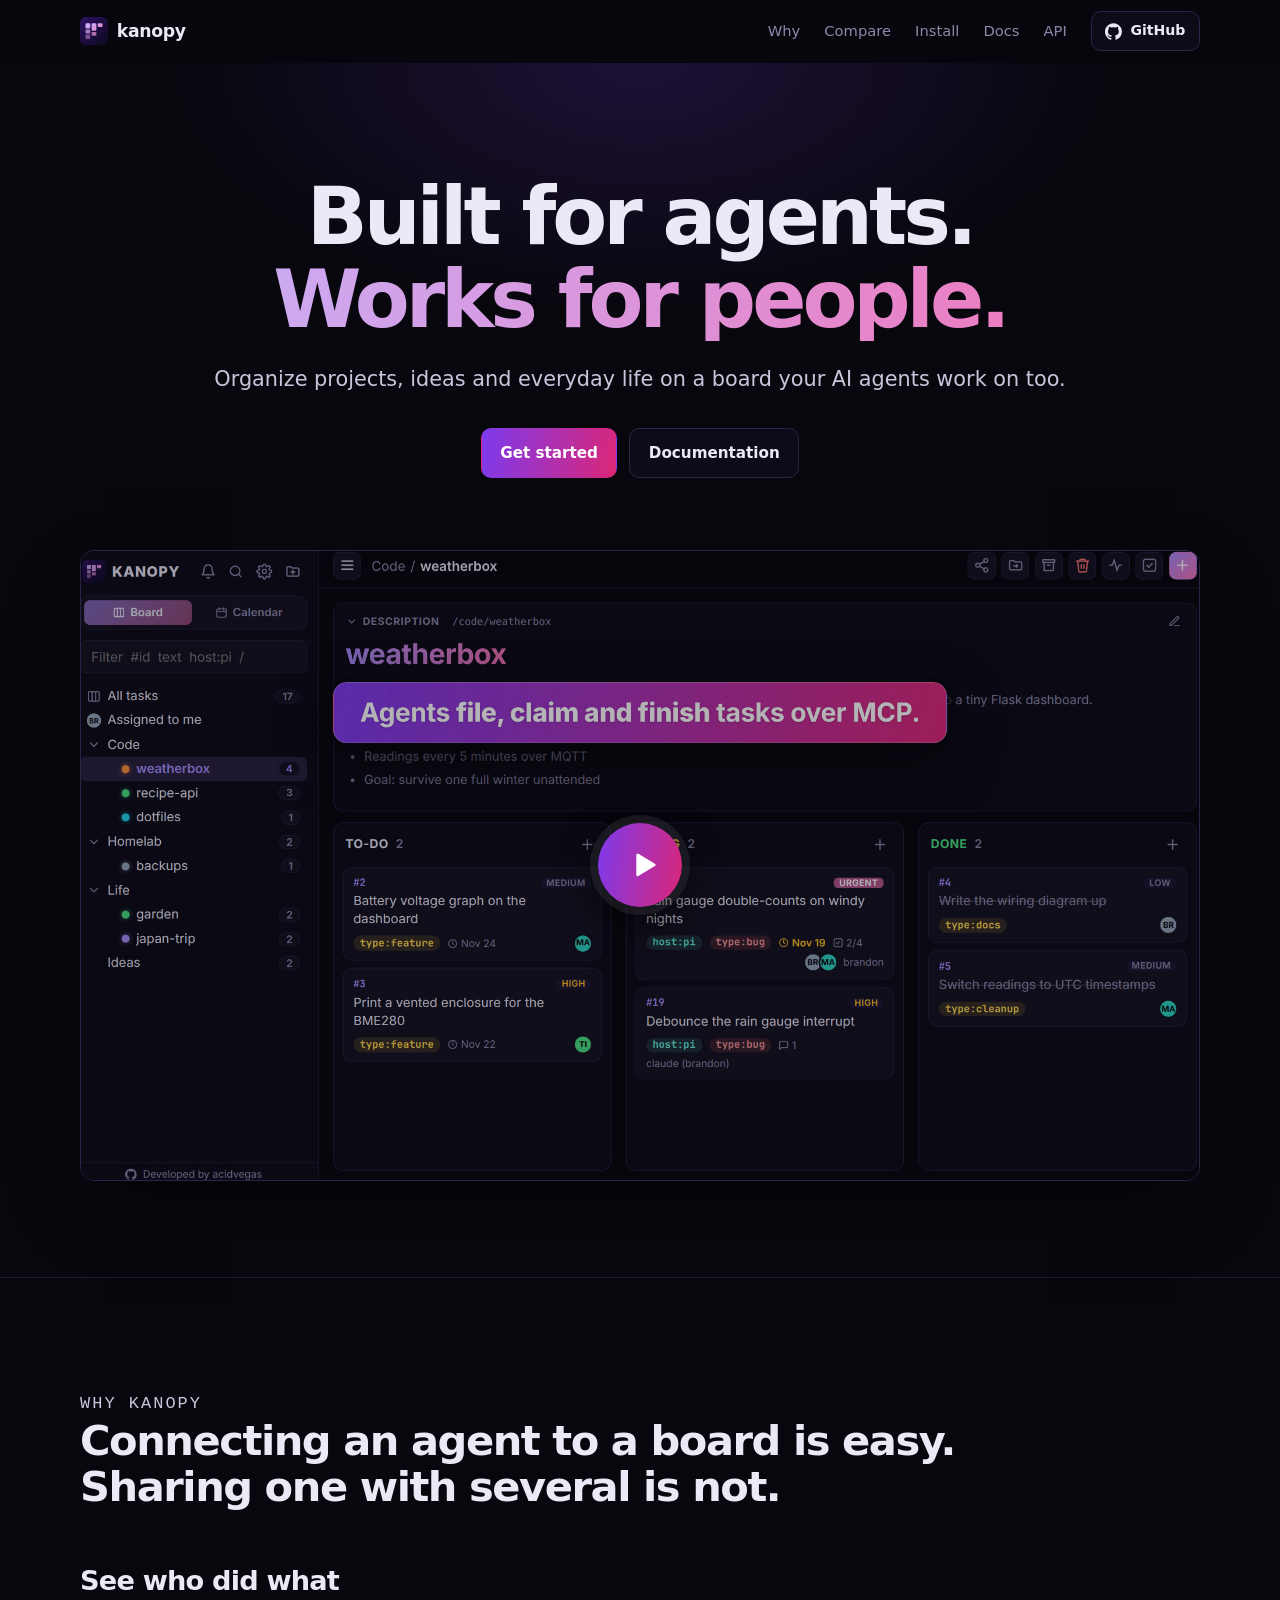
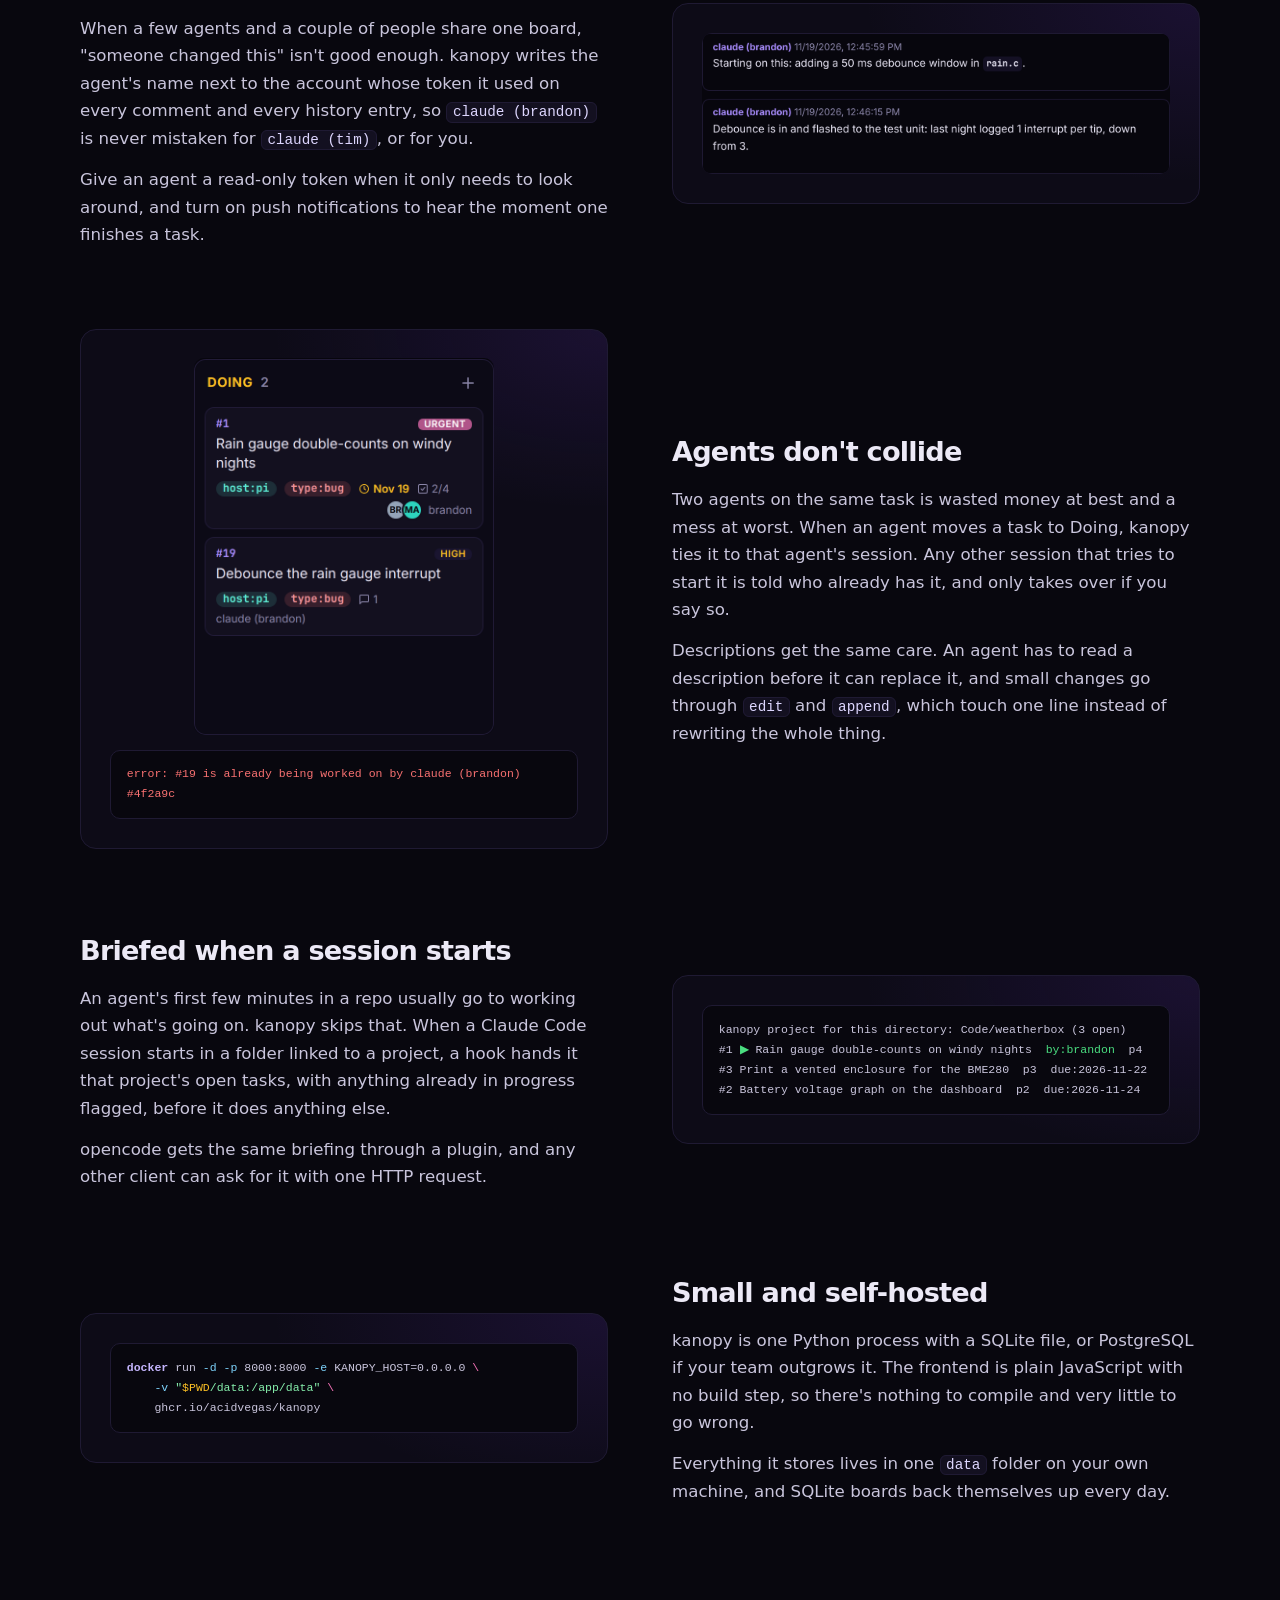
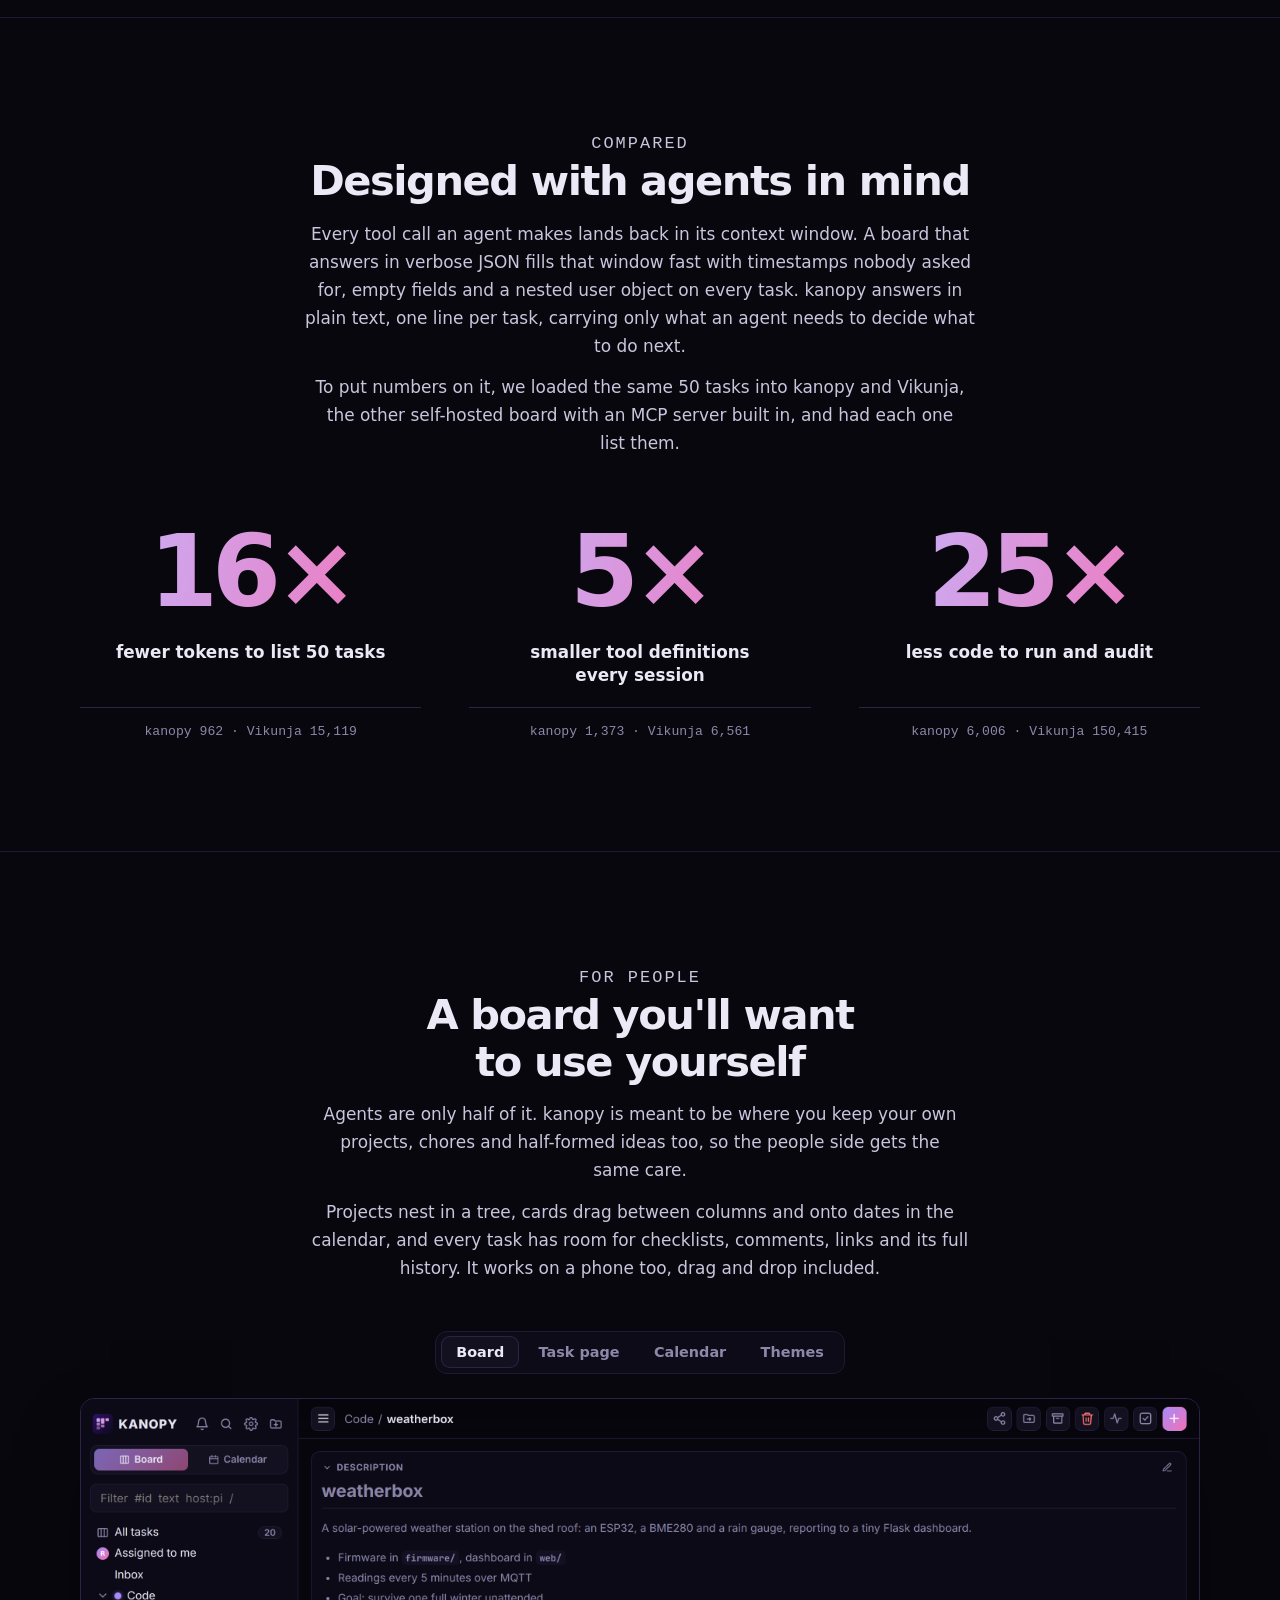
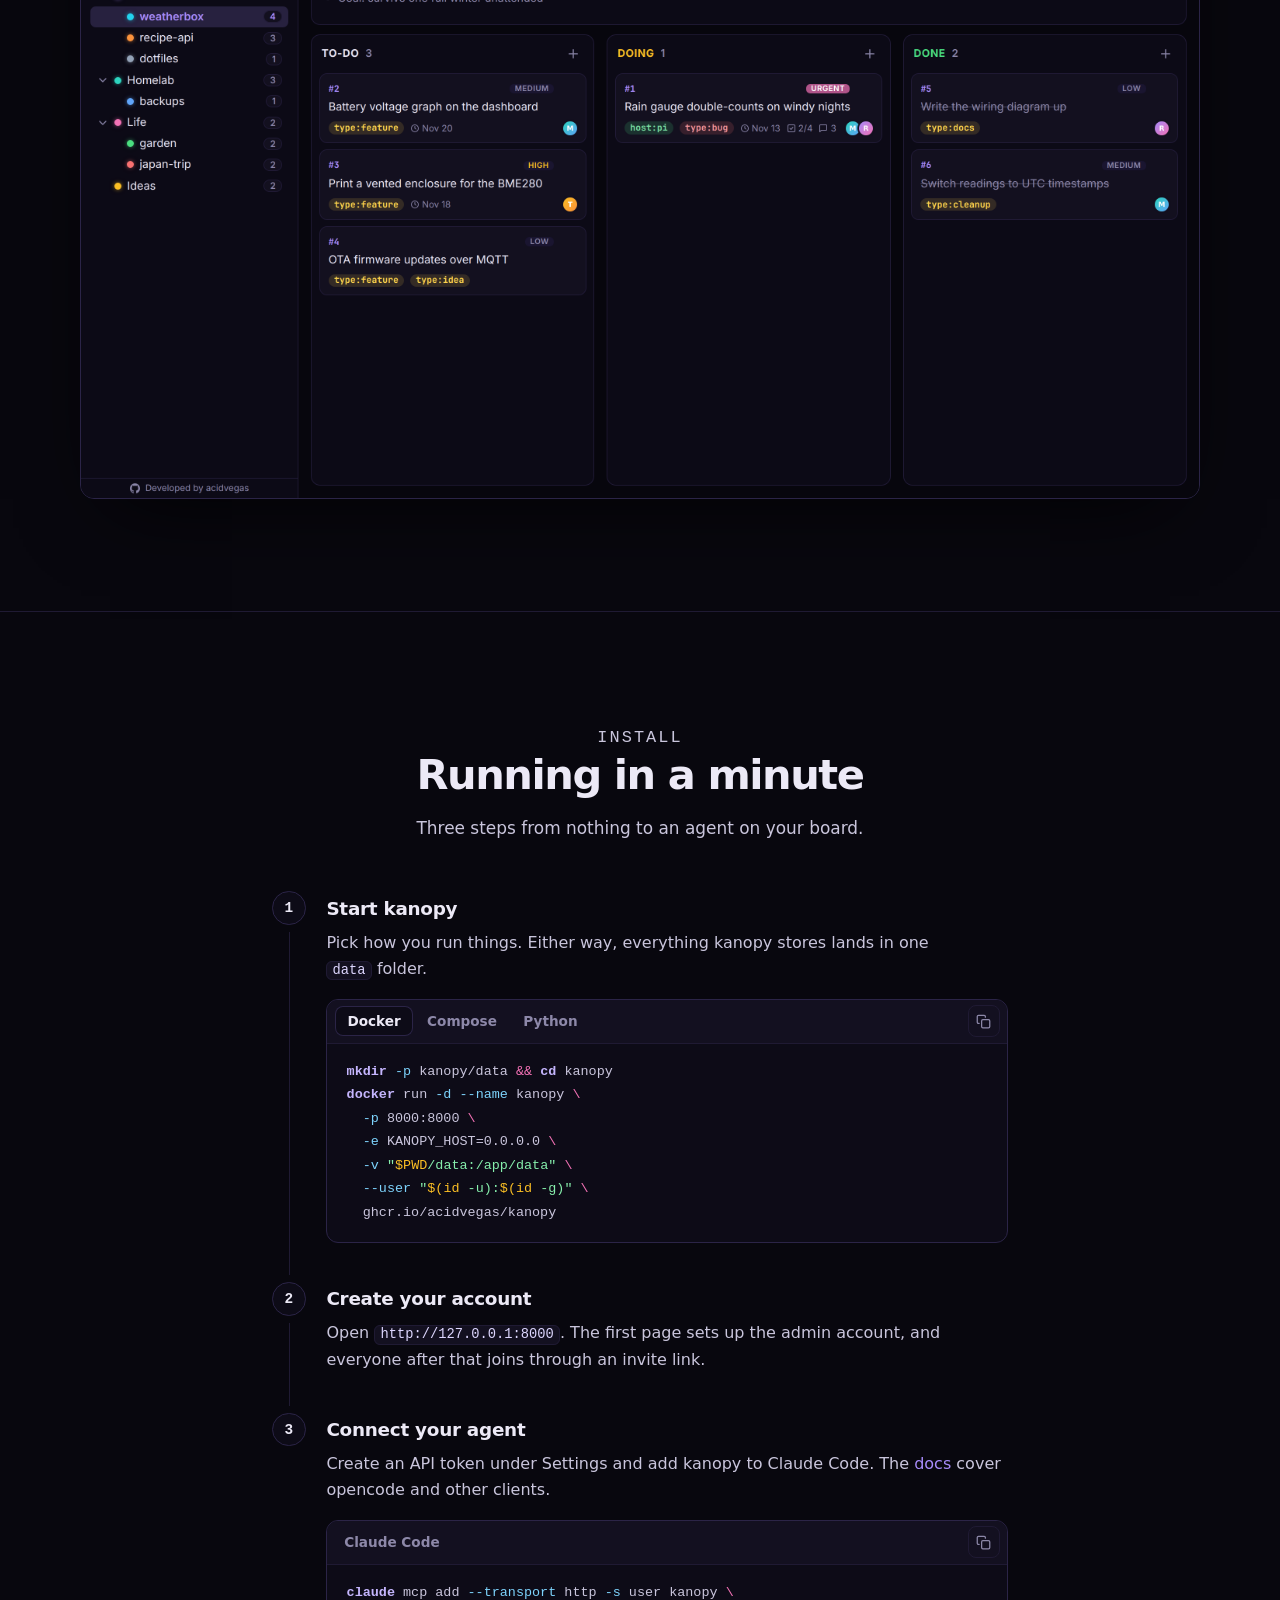
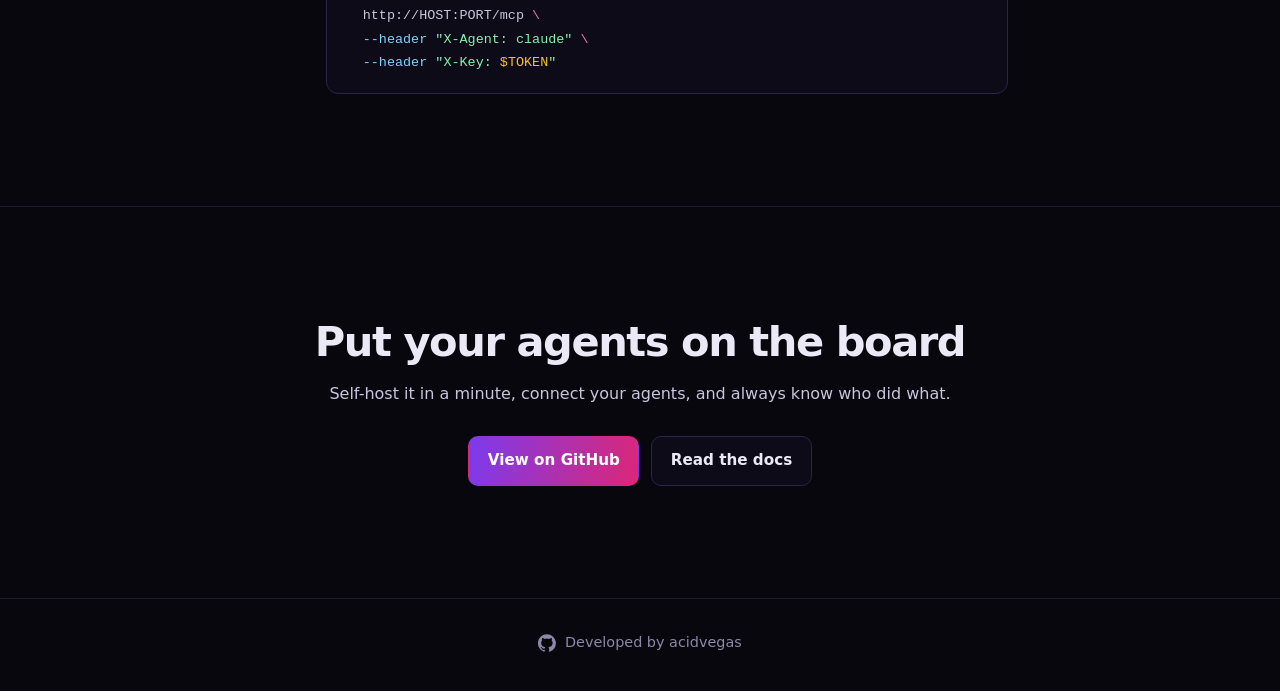
<file: index.html>
<!-- site - Developed by acidvegas in HTML (https://github.com/acidvegas) -->
<!-- index.html -->

<!doctype html>
<html lang="en">
<head>
	<meta charset="utf-8">
	<meta name="viewport" content="width=device-width, initial-scale=1, viewport-fit=cover">
	<title>kanopy · Built for agents. Works for people.</title>
	<meta name="description" content="Organize projects, ideas and everyday life on a self-hosted kanban board your AI agents work on too.">
	<meta name="theme-color" content="#08070e">
	<meta property="og:title" content="kanopy · Built for agents. Works for people.">
	<meta property="og:description" content="Organize projects, ideas and everyday life on a board your AI agents work on too.">
	<meta property="og:image" content="https://acidvegas.github.io/kanopy/assets/img/og.png">
	<meta property="og:type" content="website">
	<meta name="twitter:card" content="summary_large_image">
	<link rel="icon" href="assets/img/favicon.svg" type="image/svg+xml">
	<link rel="icon" href="assets/img/favicon.ico" sizes="48x48">
	<link rel="apple-touch-icon" href="assets/img/apple-touch-icon.png">
	<link rel="stylesheet" href="assets/style.css">
</head>
<body>

<header class="nav">
	<div class="wrap">
		<a class="brand" href="./"><img src="assets/img/favicon.svg" alt="">kanopy</a>
		<nav class="nav-links" aria-label="Main">
			<a href="#why">Why</a>
			<a href="#compare">Compare</a>
			<a href="#install">Install</a>
			<a href="docs.html">Docs</a>
			<a href="api.html">API</a>
		</nav>
		<a class="btn sm gh" href="https://github.com/acidvegas/kanopy"><svg viewBox="0 0 24 24" fill="currentColor"><path d="M12 .3a12 12 0 0 0-3.8 23.4c.6.1.8-.3.8-.6v-2c-3.3.7-4-1.6-4-1.6-.6-1.4-1.4-1.8-1.4-1.8-1-.7.1-.7.1-.7 1.2.1 1.8 1.2 1.8 1.2 1 1.8 2.8 1.3 3.5 1 0-.8.4-1.3.7-1.6-2.7-.3-5.5-1.3-5.5-5.9 0-1.3.5-2.4 1.2-3.2 0-.3-.5-1.5.2-3.2 0 0 1-.3 3.3 1.2a11.5 11.5 0 0 1 6 0c2.3-1.5 3.3-1.2 3.3-1.2.6 1.7.2 2.9.1 3.2.8.8 1.2 1.9 1.2 3.2 0 4.6-2.8 5.6-5.5 5.9.5.4.8 1.1.8 2.2v3.3c0 .3.2.7.8.6A12 12 0 0 0 12 .3"/></svg>GitHub</a>
		<button class="menu" type="button" aria-label="Menu"><svg viewBox="0 0 24 24" fill="none" stroke="currentColor" stroke-width="2" stroke-linecap="round"><path d="M4 7h16M4 12h16M4 17h16"/></svg></button>
	</div>
</header>

<main>
	<section class="hero">
		<div class="wrap">
			<h1><span>Built for agents.</span><span class="grad">Works for people.</span></h1>
			<p class="sub">Organize projects, ideas and everyday life on a board your AI agents work on too.</p>
			<div class="cta">
				<a class="btn primary" href="#install">Get started</a>
				<a class="btn" href="docs.html">Documentation</a>
			</div>
			<div class="showcase reveal">
				<div class="frame">
					<div class="player">
						<video src="assets/promo.mp4" poster="assets/promo.jpg" preload="metadata" playsinline></video>
						<button class="play" type="button" aria-label="Play the tour"><span><svg viewBox="0 0 24 24"><path d="M7 4.5v15a1 1 0 0 0 1.5.86l12.5-7.5a1 1 0 0 0 0-1.72L8.5 3.64A1 1 0 0 0 7 4.5z"/></svg></span></button>
					</div>
				</div>
			</div>
		</div>
	</section>

	<section id="why">
		<div class="wrap">
			<div class="head wide reveal">
				<p class="eyebrow">Why kanopy</p>
				<h2>Connecting an agent to a board is easy.<br>Sharing one with several is not.</h2>
			</div>
			<div class="rows">
				<div class="row reveal">
					<div class="row-text">
						<h3>See who did what</h3>
						<p>When a few agents and a couple of people share one board, "someone changed this" isn't good enough. kanopy writes the agent's name next to the account whose token it used on every comment and every history entry, so <code>claude (brandon)</code> is never mistaken for <code>claude (tim)</code>, or for you.</p>
						<p>Give an agent a read-only token when it only needs to look around, and turn on push notifications to hear the moment one finishes a task.</p>
					</div>
					<div class="row-visual"><img src="assets/img/comments.png" alt="Two task comments signed claude (brandon)" width="1196" height="360" loading="lazy"></div>
				</div>
				<div class="row reveal">
					<div class="row-text">
						<h3>Agents don't collide</h3>
						<p>Two agents on the same task is wasted money at best and a mess at worst. When an agent moves a task to Doing, kanopy ties it to that agent's session. Any other session that tries to start it is told who already has it, and only takes over if you say so.</p>
						<p>Descriptions get the same care. An agent has to read a description before it can replace it, and small changes go through <code>edit</code> and <code>append</code>, which touch one line instead of rewriting the whole thing.</p>
					</div>
					<div class="row-visual stack">
						<img src="assets/img/claim.png" alt="A card in Doing claimed by claude (brandon)" width="624" height="784" loading="lazy" class="claim-img">
						<pre class="mini err">error: #19 is already being worked on by claude (brandon) #4f2a9c</pre>
					</div>
				</div>
				<div class="row reveal">
					<div class="row-text">
						<h3>Briefed when a session starts</h3>
						<p>An agent's first few minutes in a repo usually go to working out what's going on. kanopy skips that. When a Claude Code session starts in a folder linked to a project, a hook hands it that project's open tasks, with anything already in progress flagged, before it does anything else.</p>
						<p>opencode gets the same briefing through a plugin, and any other client can ask for it with one HTTP request.</p>
					</div>
					<div class="row-visual">
<pre class="mini">kanopy project for this directory: Code/weatherbox (3 open)
#1 <span class="o-ok">▶</span> Rain gauge double-counts on windy nights  <span class="o-ok">by:brandon</span>  p4
#3 Print a vented enclosure for the BME280  p3  due:2026-11-22
#2 Battery voltage graph on the dashboard  p2  due:2026-11-24</pre>
					</div>
				</div>
				<div class="row reveal">
					<div class="row-text">
						<h3>Small and self-hosted</h3>
						<p>kanopy is one Python process with a SQLite file, or PostgreSQL if your team outgrows it. The frontend is plain JavaScript with no build step, so there's nothing to compile and very little to go wrong.</p>
						<p>Everything it stores lives in one <code>data</code> folder on your own machine, and SQLite boards back themselves up every day.</p>
					</div>
					<div class="row-visual">
						<pre class="mini sh">docker run -d -p 8000:8000 -e KANOPY_HOST=0.0.0.0 \
    -v "$PWD/data:/app/data" \
    ghcr.io/acidvegas/kanopy</pre>
					</div>
				</div>
			</div>
		</div>
	</section>

	<section id="compare">
		<div class="wrap">
			<div class="head center reveal">
				<p class="eyebrow">Compared</p>
				<h2>Designed with agents in mind</h2>
				<p>Every tool call an agent makes lands back in its context window. A board that answers in verbose JSON fills that window fast with timestamps nobody asked for, empty fields and a nested user object on every task. kanopy answers in plain text, one line per task, carrying only what an agent needs to decide what to do next.</p>
				<p>To put numbers on it, we loaded the same 50 tasks into kanopy and Vikunja, the other self-hosted board with an MCP server built in, and had each one list them.</p>
			</div>
			<div class="diet reveal">
				<div class="mults">
					<div class="mult"><b class="grad">16×</b><span>fewer tokens to list 50 tasks</span><small>kanopy 962 · Vikunja 15,119</small></div>
					<div class="mult"><b class="grad">5×</b><span>smaller tool definitions every session</span><small>kanopy 1,373 · Vikunja 6,561</small></div>
					<div class="mult"><b class="grad">25×</b><span>less code to run and audit</span><small>kanopy 6,006 · Vikunja 150,415</small></div>
				</div>
			</div>
		</div>
	</section>

	<section id="screens">
		<div class="wrap">
			<div class="head center reveal">
				<p class="eyebrow">For people</p>
				<h2>A board you'll want to use yourself</h2>
				<p>Agents are only half of it. kanopy is meant to be where you keep your own projects, chores and half-formed ideas too, so the people side gets the same care.</p>
				<p>Projects nest in a tree, cards drag between columns and onto dates in the calendar, and every task has room for checklists, comments, links and its full history. It works on a phone too, drag and drop included.</p>
			</div>
			<div class="tabs reveal" role="tablist" aria-label="Screenshots">
				<button role="tab" id="t-board" aria-controls="p-board" aria-selected="true">Board</button>
				<button role="tab" id="t-task" aria-controls="p-task" aria-selected="false" tabindex="-1">Task page</button>
				<button role="tab" id="t-cal" aria-controls="p-cal" aria-selected="false" tabindex="-1">Calendar</button>
				<button role="tab" id="t-themes" aria-controls="p-themes" aria-selected="false" tabindex="-1">Themes</button>
			</div>
			<div class="reveal">
				<figure class="shot on" id="p-board" role="tabpanel" aria-labelledby="t-board"><div class="frame"><img src="assets/img/project.png" alt="A project board with To-Do, Doing and Done columns" width="2880" height="1800"></div></figure>
				<figure class="shot" id="p-task" role="tabpanel" aria-labelledby="t-task"><div class="frame"><img src="assets/img/task.png" alt="A task page with checklist, comments and fields" width="2880" height="1800" loading="lazy"></div></figure>
				<figure class="shot" id="p-cal" role="tabpanel" aria-labelledby="t-cal"><div class="frame"><img src="assets/img/calendar.png" alt="The month calendar view" width="2880" height="1800" loading="lazy"></div></figure>
				<figure class="shot" id="p-themes" role="tabpanel" aria-labelledby="t-themes"><div class="carousel"><div class="slides">
					<img class="on" src="assets/themes/purple.jpg" alt="kanopy in the Purple theme" width="1920" height="1080">
					<img src="assets/themes/dracula.jpg" alt="kanopy in the Dracula theme" width="1920" height="1080">
					<img src="assets/themes/nord.jpg" alt="kanopy in the Nord theme" width="1920" height="1080">
					<img src="assets/themes/gruvbox.jpg" alt="kanopy in the Gruvbox theme" width="1920" height="1080">
					<img src="assets/themes/catppuccin.jpg" alt="kanopy in the Catppuccin Mocha theme" width="1920" height="1080">
					<img src="assets/themes/tokyonight.jpg" alt="kanopy in the Tokyo Night theme" width="1920" height="1080">
					<img src="assets/themes/onedark.jpg" alt="kanopy in the One Dark theme" width="1920" height="1080">
					<img src="assets/themes/monokai.jpg" alt="kanopy in the Monokai theme" width="1920" height="1080">
					<img src="assets/themes/githubdark.jpg" alt="kanopy in the GitHub Dark theme" width="1920" height="1080">
					<img src="assets/themes/github.jpg" alt="kanopy in the GitHub Light theme" width="1920" height="1080">
				</div></div></figure>
			</div>
		</div>
	</section>

	<section id="install">
		<div class="wrap install">
			<div class="head center reveal">
				<p class="eyebrow">Install</p>
				<h2>Running in a minute</h2>
				<p>Three steps from nothing to an agent on your board.</p>
			</div>
			<ol class="setup">
				<li class="reveal">
					<div class="setup-text">
						<h3>Start kanopy</h3>
						<p>Pick how you run things. Either way, everything kanopy stores lands in one <code>data</code> folder.</p>
					</div>
					<div class="term">
						<div class="term-bar">
							<div class="term-tabs" role="tablist" aria-label="Install method">
								<button role="tab" id="i-docker" aria-controls="ip-docker" aria-selected="true">Docker</button>
								<button role="tab" id="i-compose" aria-controls="ip-compose" aria-selected="false" tabindex="-1">Compose</button>
								<button role="tab" id="i-venv" aria-controls="ip-venv" aria-selected="false" tabindex="-1">Python</button>
							</div>
						</div>
<pre class="panel on" id="ip-docker" role="tabpanel" aria-labelledby="i-docker"><code>mkdir -p kanopy/data &amp;&amp; cd kanopy
docker run -d --name kanopy \
  -p 8000:8000 \
  -e KANOPY_HOST=0.0.0.0 \
  -v "$PWD/data:/app/data" \
  --user "$(id -u):$(id -g)" \
  ghcr.io/acidvegas/kanopy</code></pre>
<pre class="panel" id="ip-compose" role="tabpanel" aria-labelledby="i-compose"><code>git clone https://github.com/acidvegas/kanopy
cd kanopy
cp .env.example .env
mkdir -p data
docker compose up -d</code></pre>
<pre class="panel" id="ip-venv" role="tabpanel" aria-labelledby="i-venv"><code>git clone https://github.com/acidvegas/kanopy
cd kanopy
python3 -m venv venv
venv/bin/pip install -r requirements.txt
cp .env.example .env
venv/bin/python -m kanopy.app</code></pre>
					</div>
				</li>
				<li class="reveal">
					<div class="setup-text">
						<h3>Create your account</h3>
						<p>Open <code>http://127.0.0.1:8000</code>. The first page sets up the admin account, and everyone after that joins through an invite link.</p>
					</div>
				</li>
				<li class="reveal">
					<div class="setup-text">
						<h3>Connect your agent</h3>
						<p>Create an API token under Settings and add kanopy to Claude Code. The <a href="docs.html#connecting-agents">docs</a> cover opencode and other clients.</p>
					</div>
					<div class="term">
						<div class="term-bar"><span class="term-title">Claude Code</span></div>
<pre class="panel on"><code>claude mcp add --transport http -s user kanopy \
  http://HOST:PORT/mcp \
  --header "X-Agent: claude" \
  --header "X-Key: $TOKEN"</code></pre>
					</div>
				</li>
			</ol>
		</div>
	</section>

	<section>
		<div class="wrap final reveal">
			<h2>Put your agents on the board</h2>
			<p>Self-host it in a minute, connect your agents, and always know who did what.</p>
			<div class="cta">
				<a class="btn primary" href="https://github.com/acidvegas/kanopy">View on GitHub</a>
				<a class="btn" href="docs.html">Read the docs</a>
			</div>
		</div>
	</section>
</main>

<footer>
	<a href="https://github.com/acidvegas"><svg viewBox="0 0 24 24" fill="currentColor" aria-hidden="true"><path d="M12 .3a12 12 0 0 0-3.8 23.4c.6.1.8-.3.8-.6v-2c-3.3.7-4-1.6-4-1.6-.6-1.4-1.4-1.8-1.4-1.8-1-.7.1-.7.1-.7 1.2.1 1.8 1.2 1.8 1.2 1 1.8 2.8 1.3 3.5 1 0-.8.4-1.3.7-1.6-2.7-.3-5.5-1.3-5.5-5.9 0-1.3.5-2.4 1.2-3.2 0-.3-.5-1.5.2-3.2 0 0 1-.3 3.3 1.2a11.5 11.5 0 0 1 6 0c2.3-1.5 3.3-1.2 3.3-1.2.6 1.7.2 2.9.1 3.2.8.8 1.2 1.9 1.2 3.2 0 4.6-2.8 5.6-5.5 5.9.5.4.8 1.1.8 2.2v3.3c0 .3.2.7.8.6A12 12 0 0 0 12 .3"/></svg>Developed by acidvegas</a>
</footer>

<script src="assets/site.js"></script>
</body>
</html>
</file>
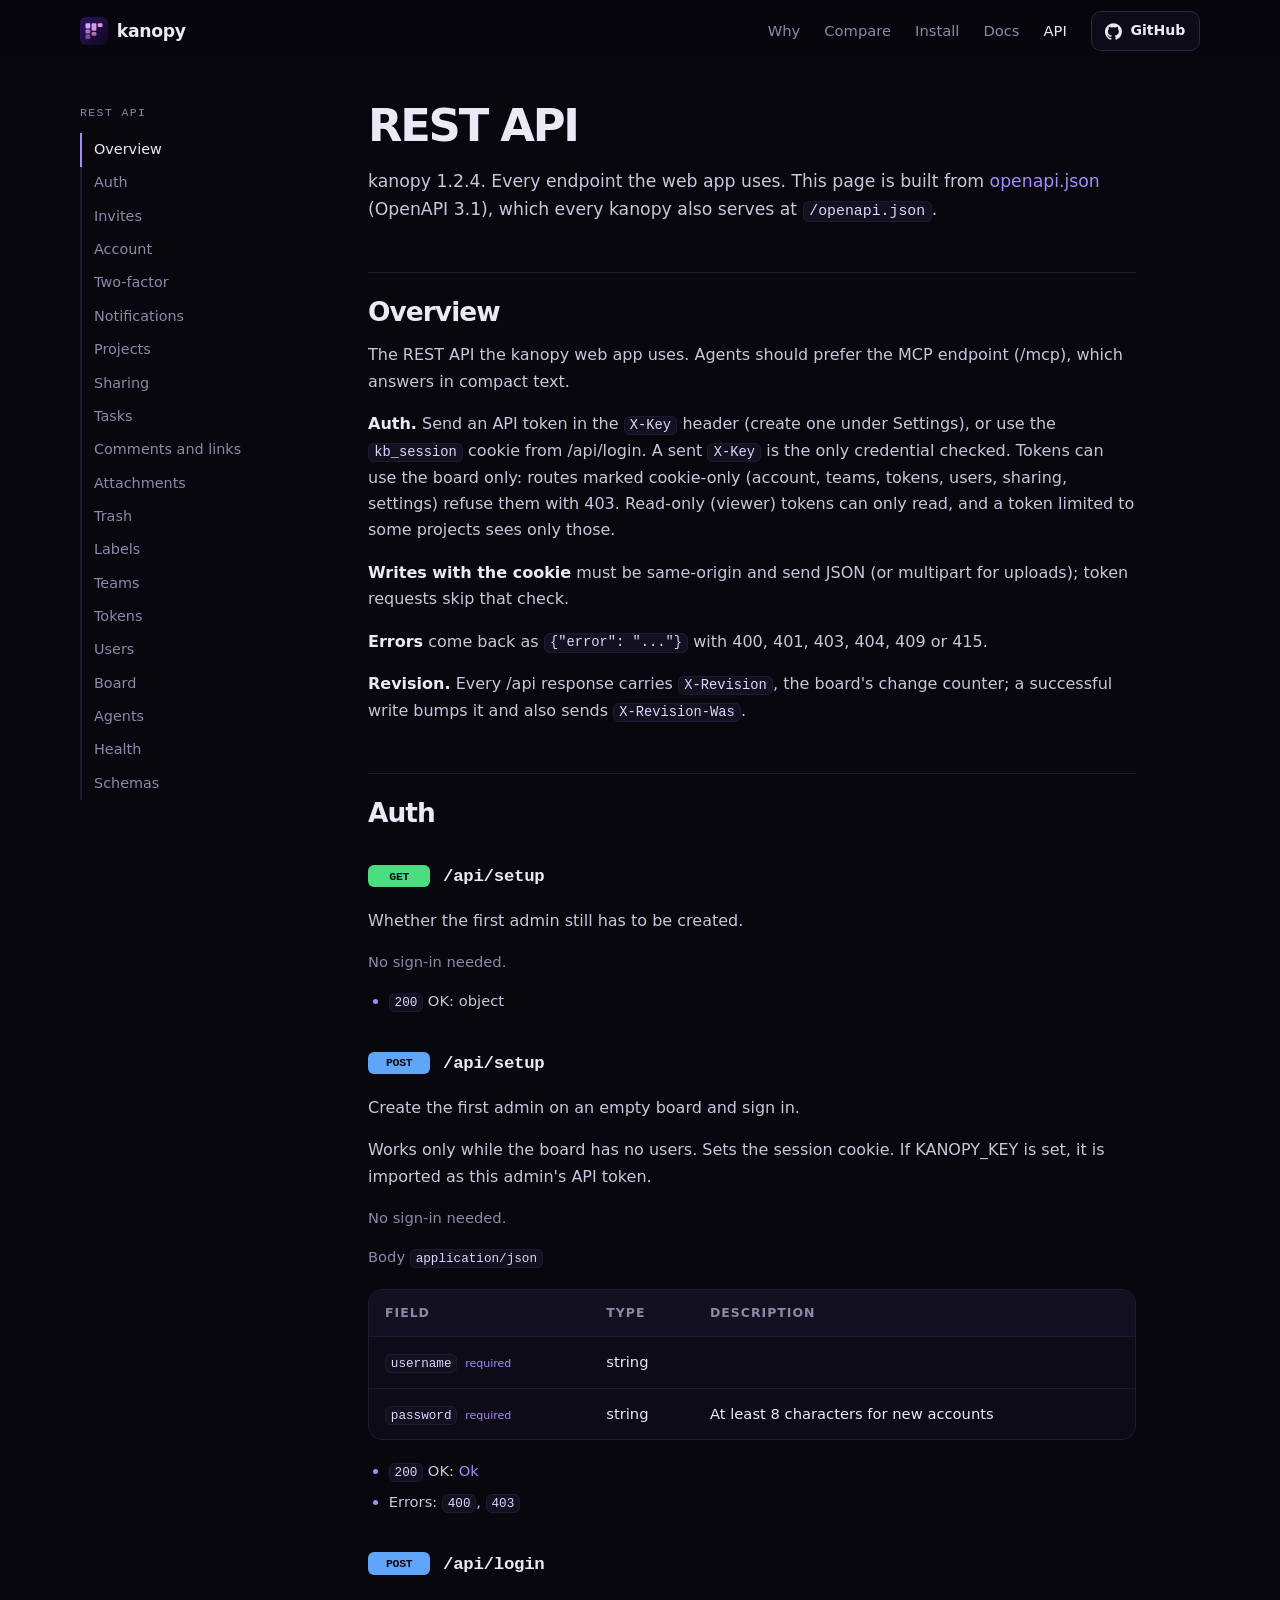
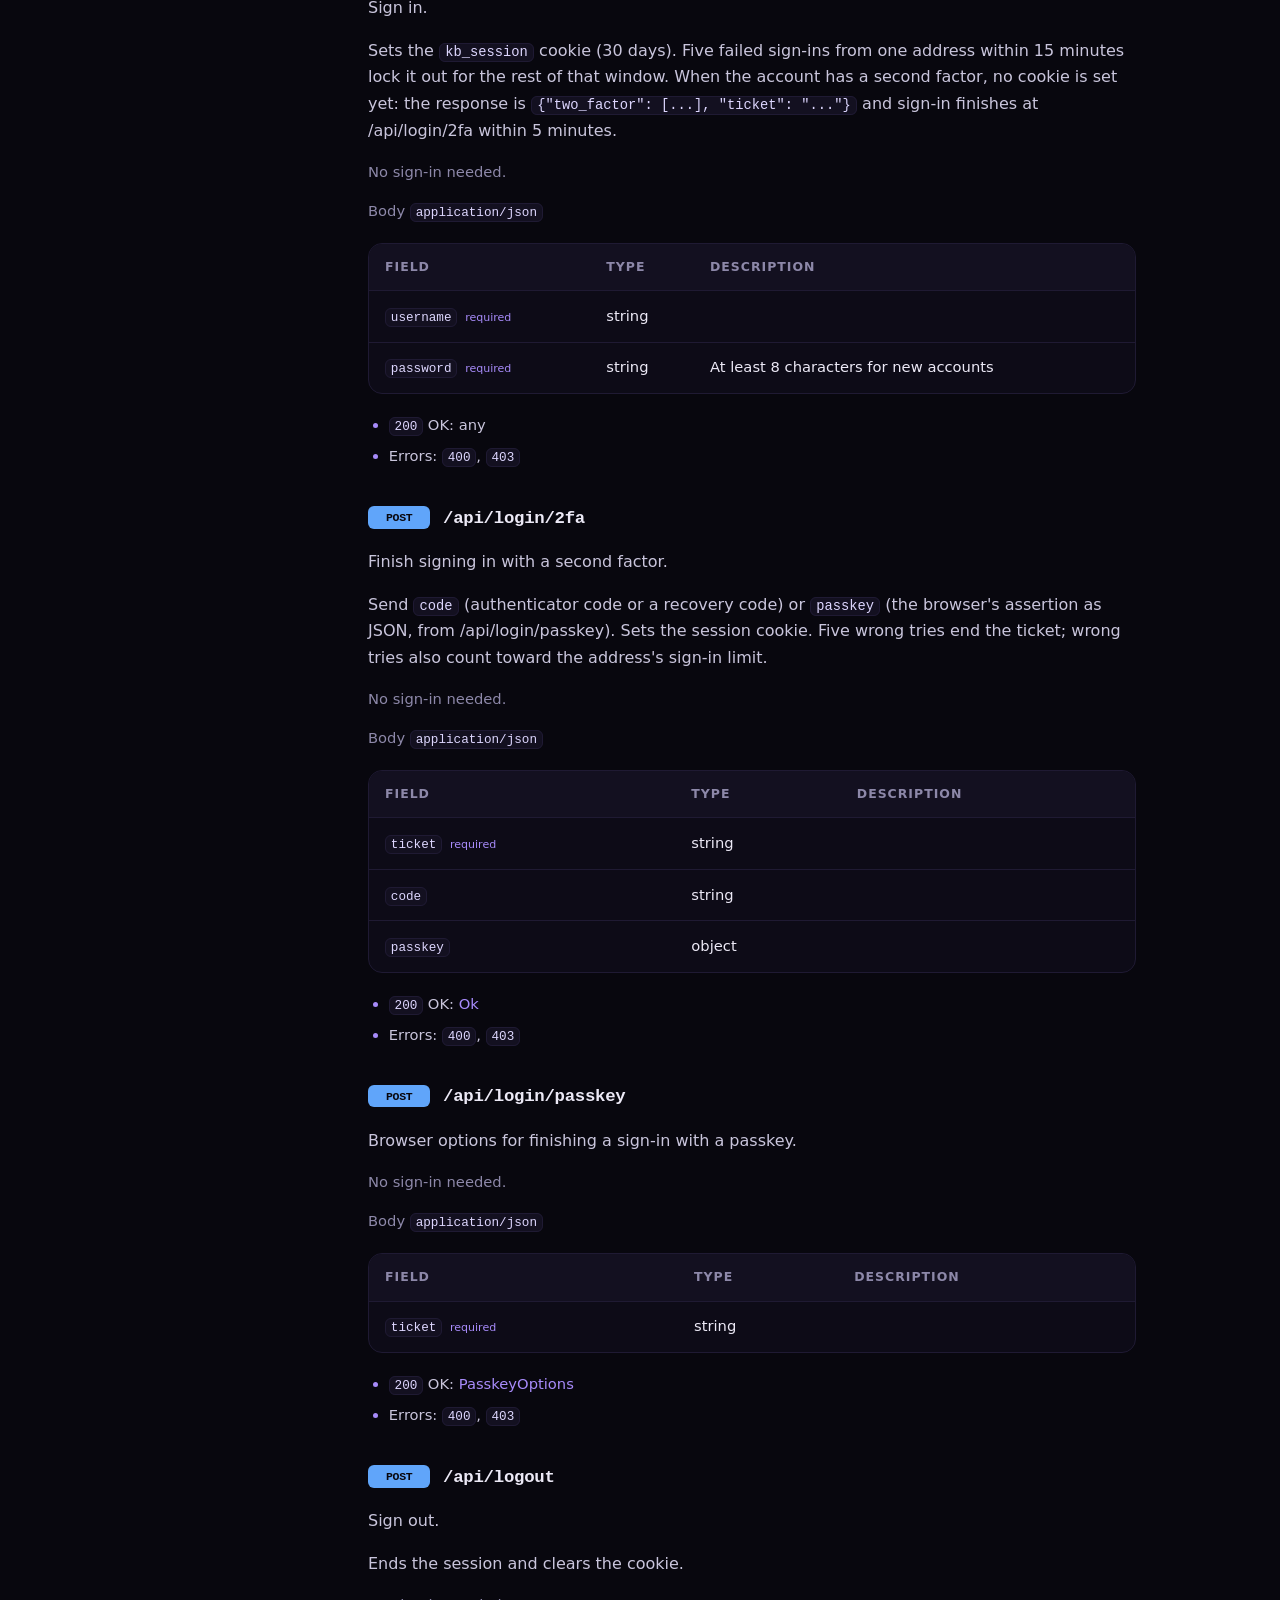
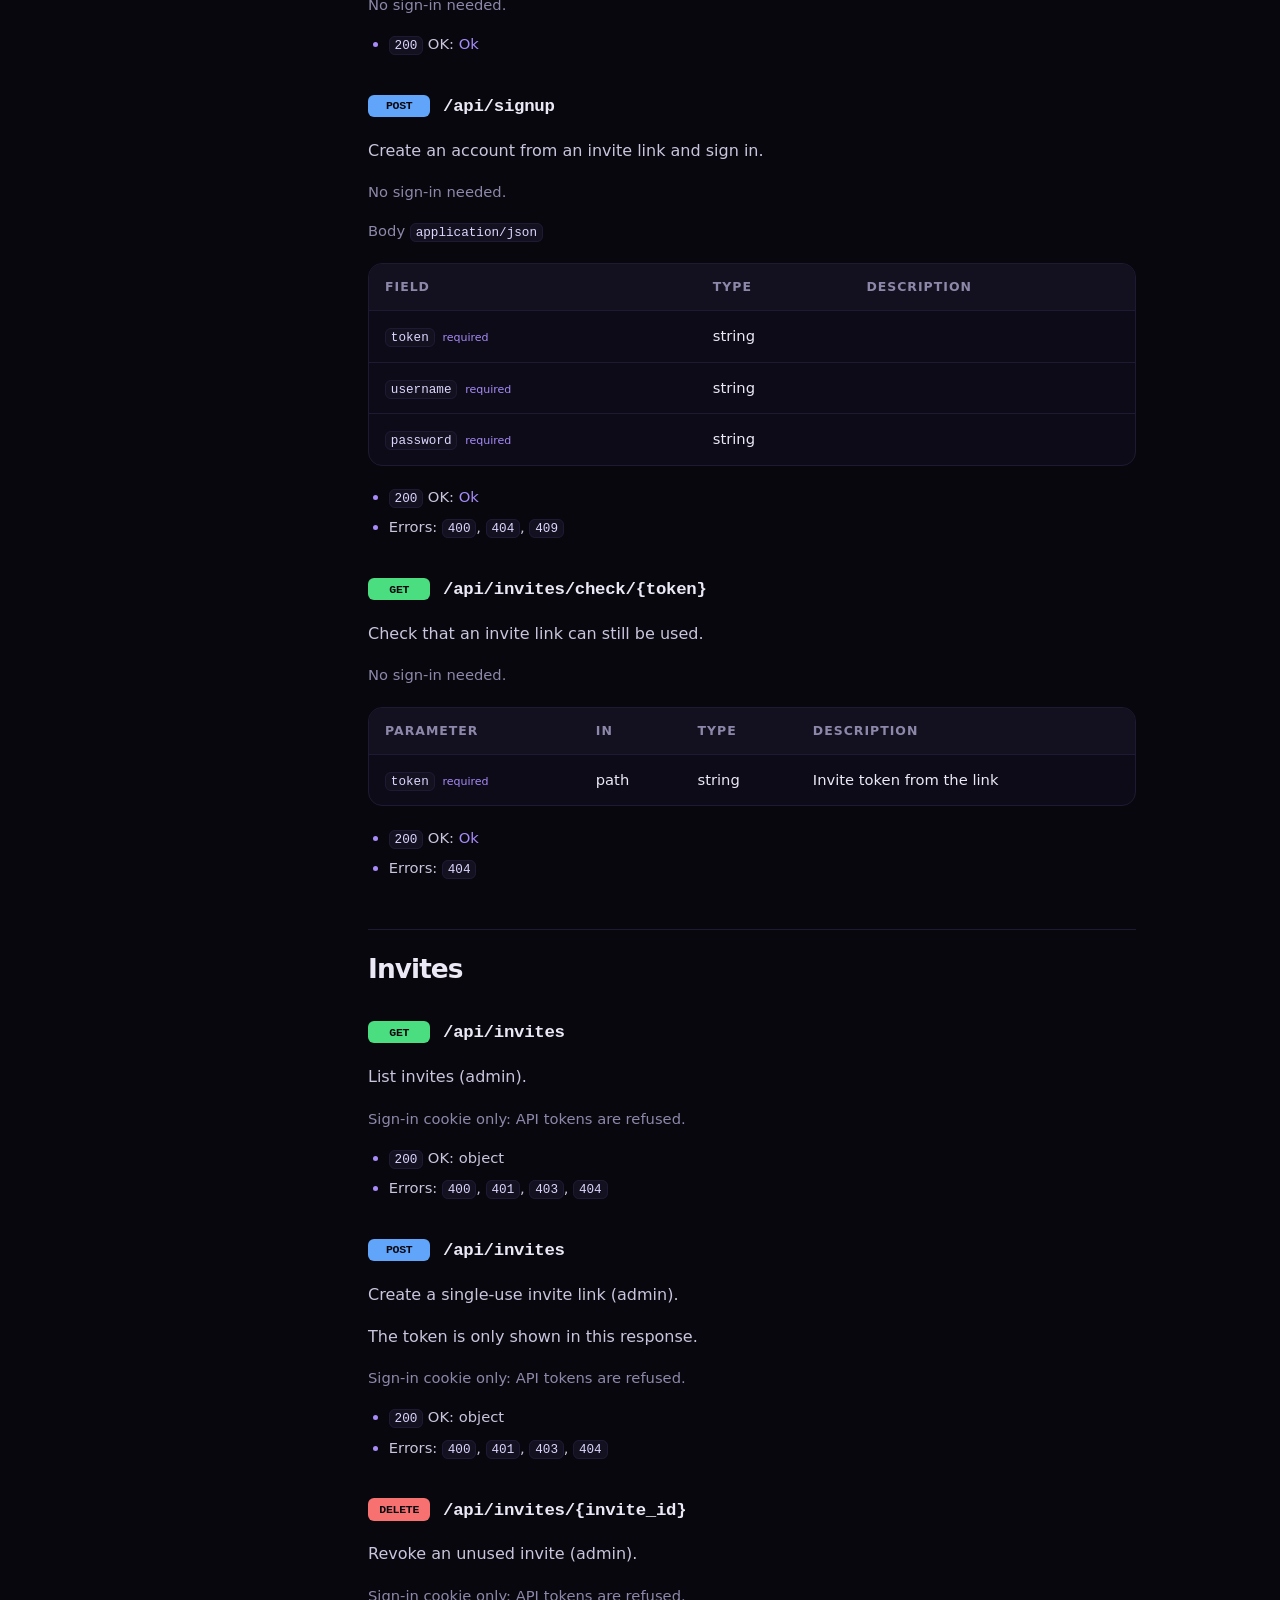
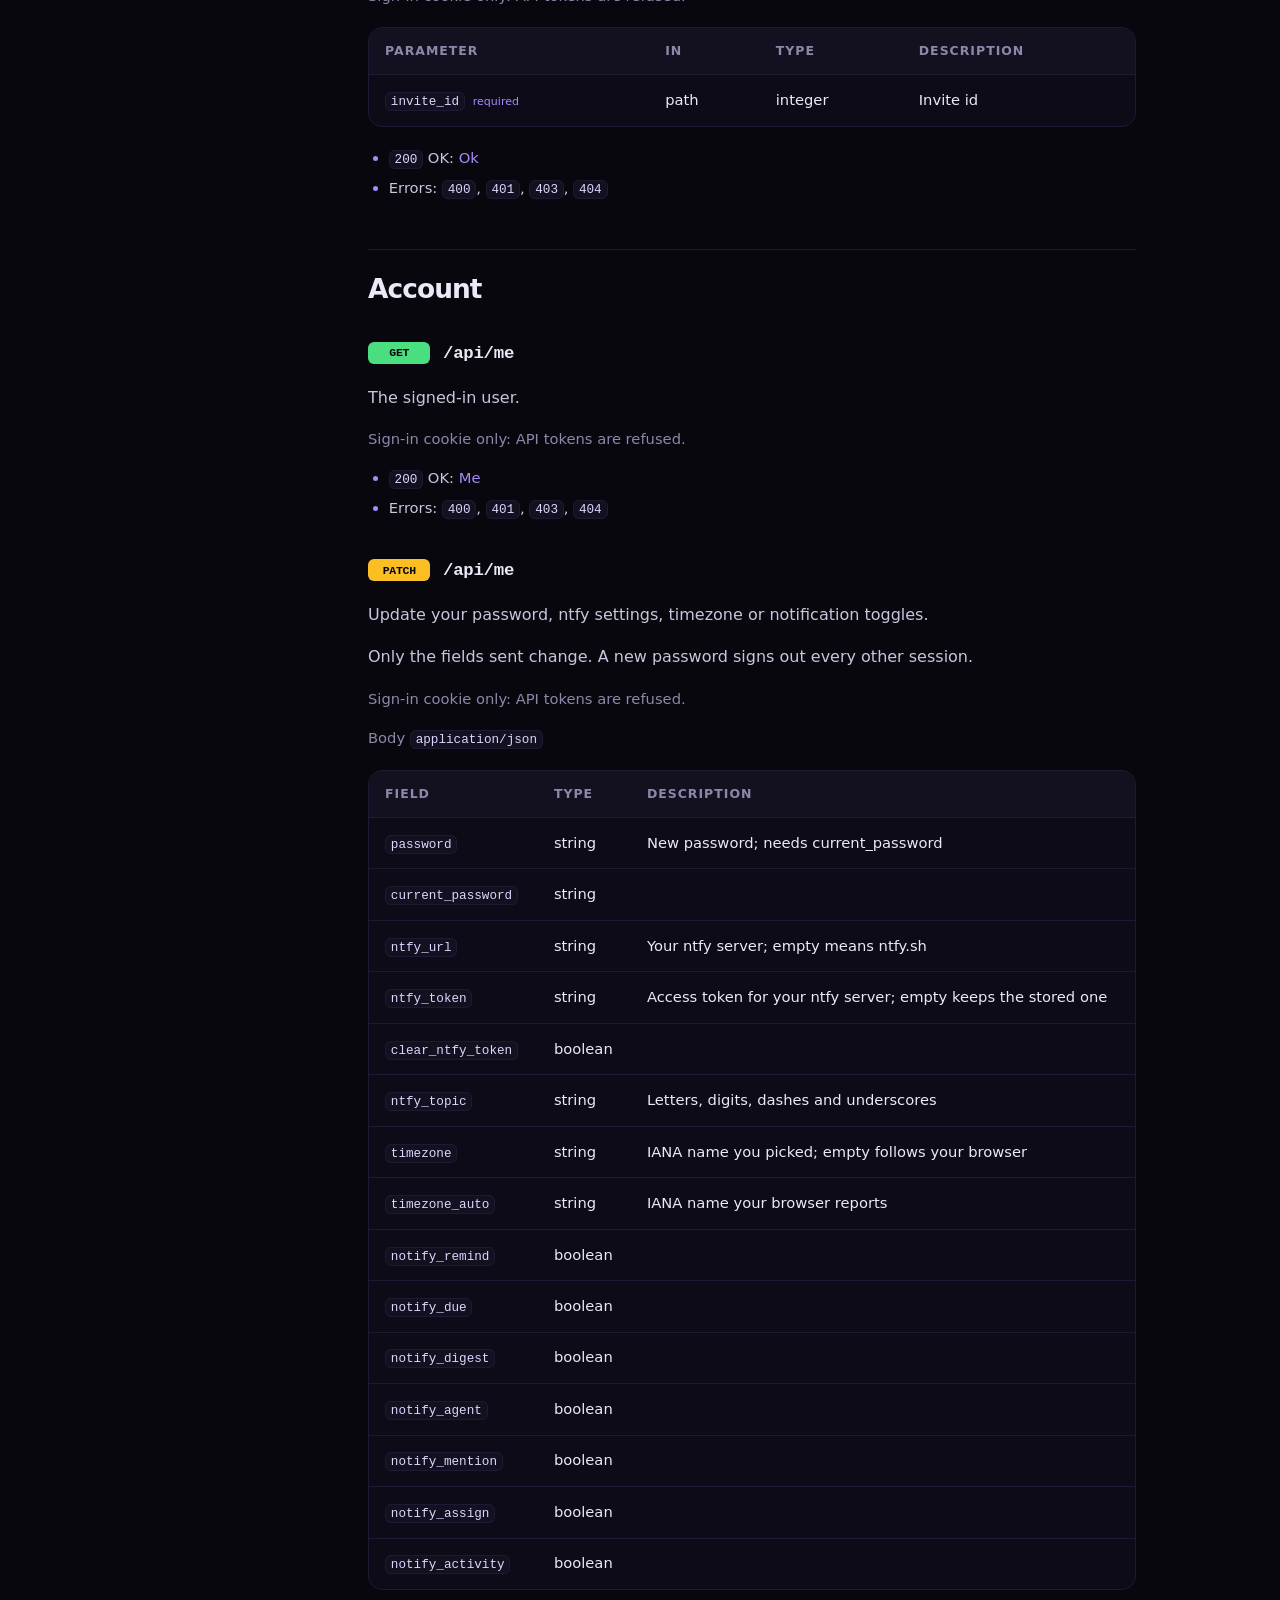
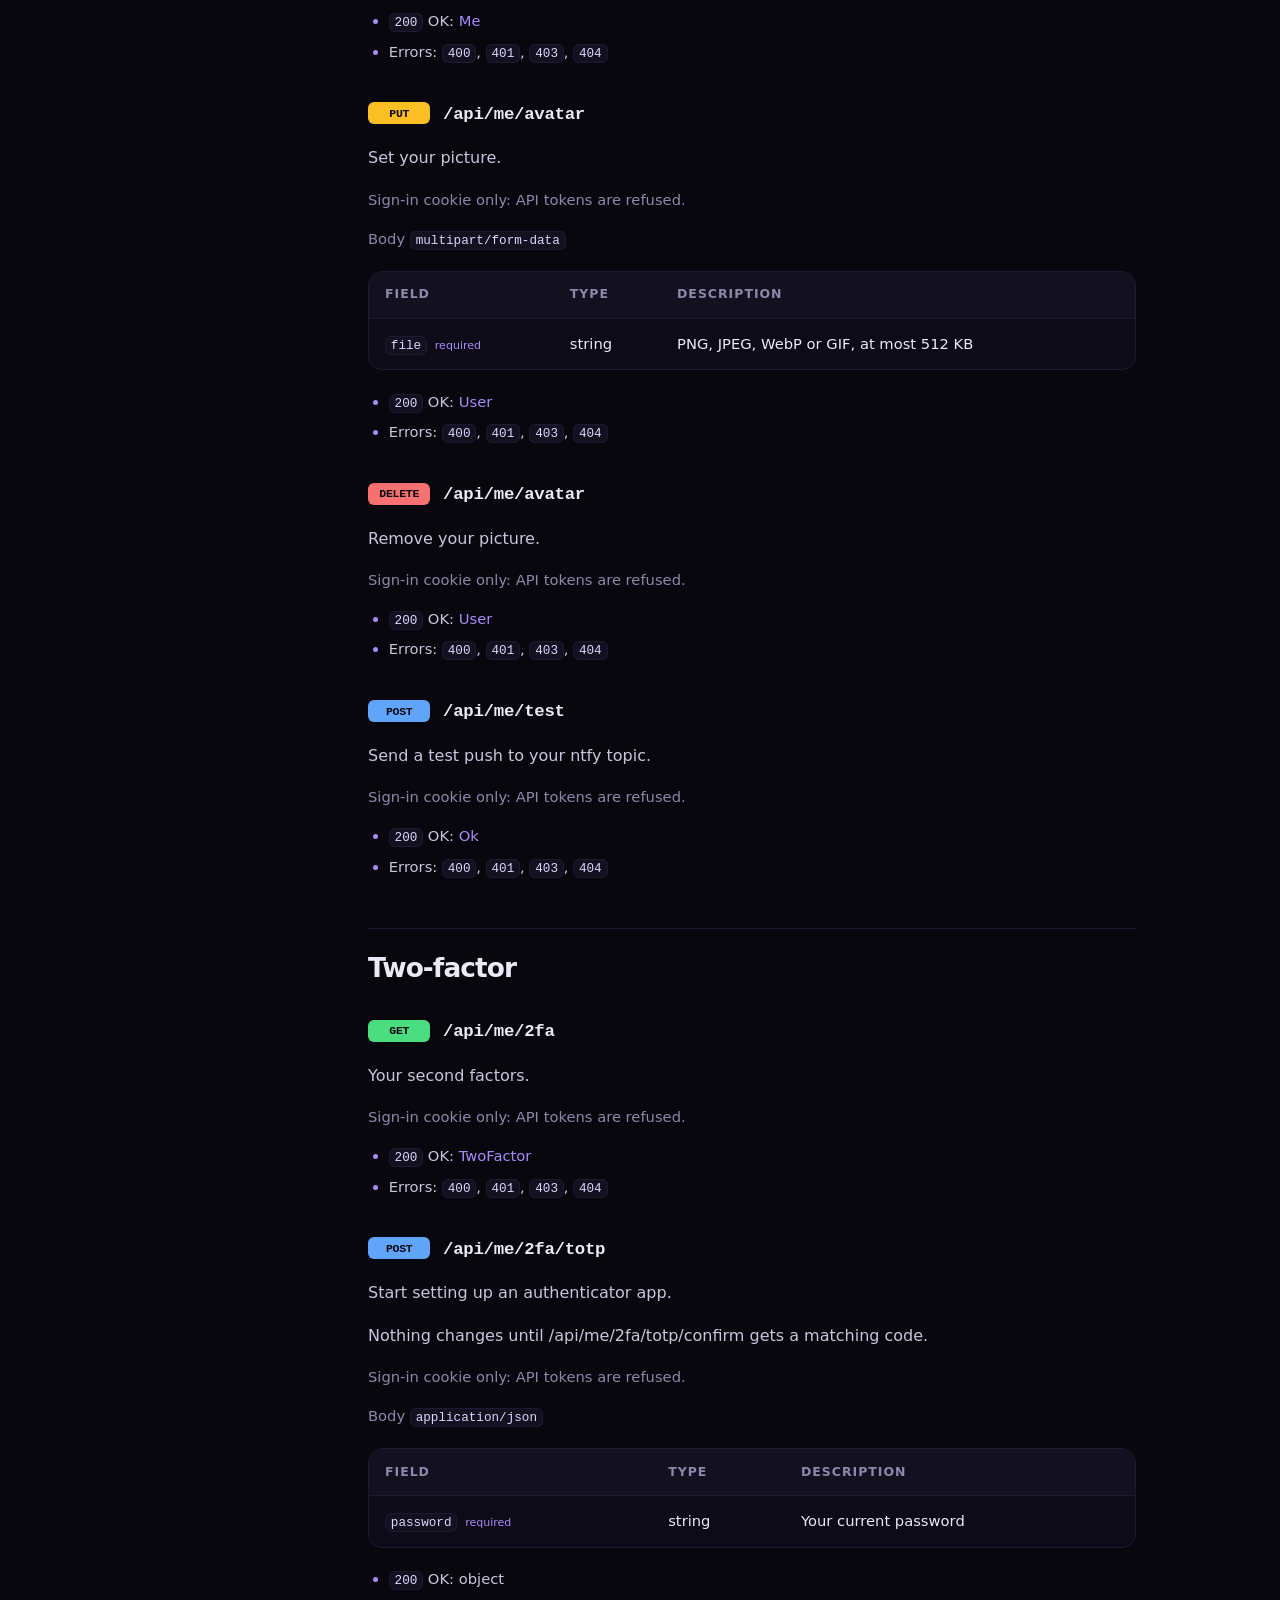
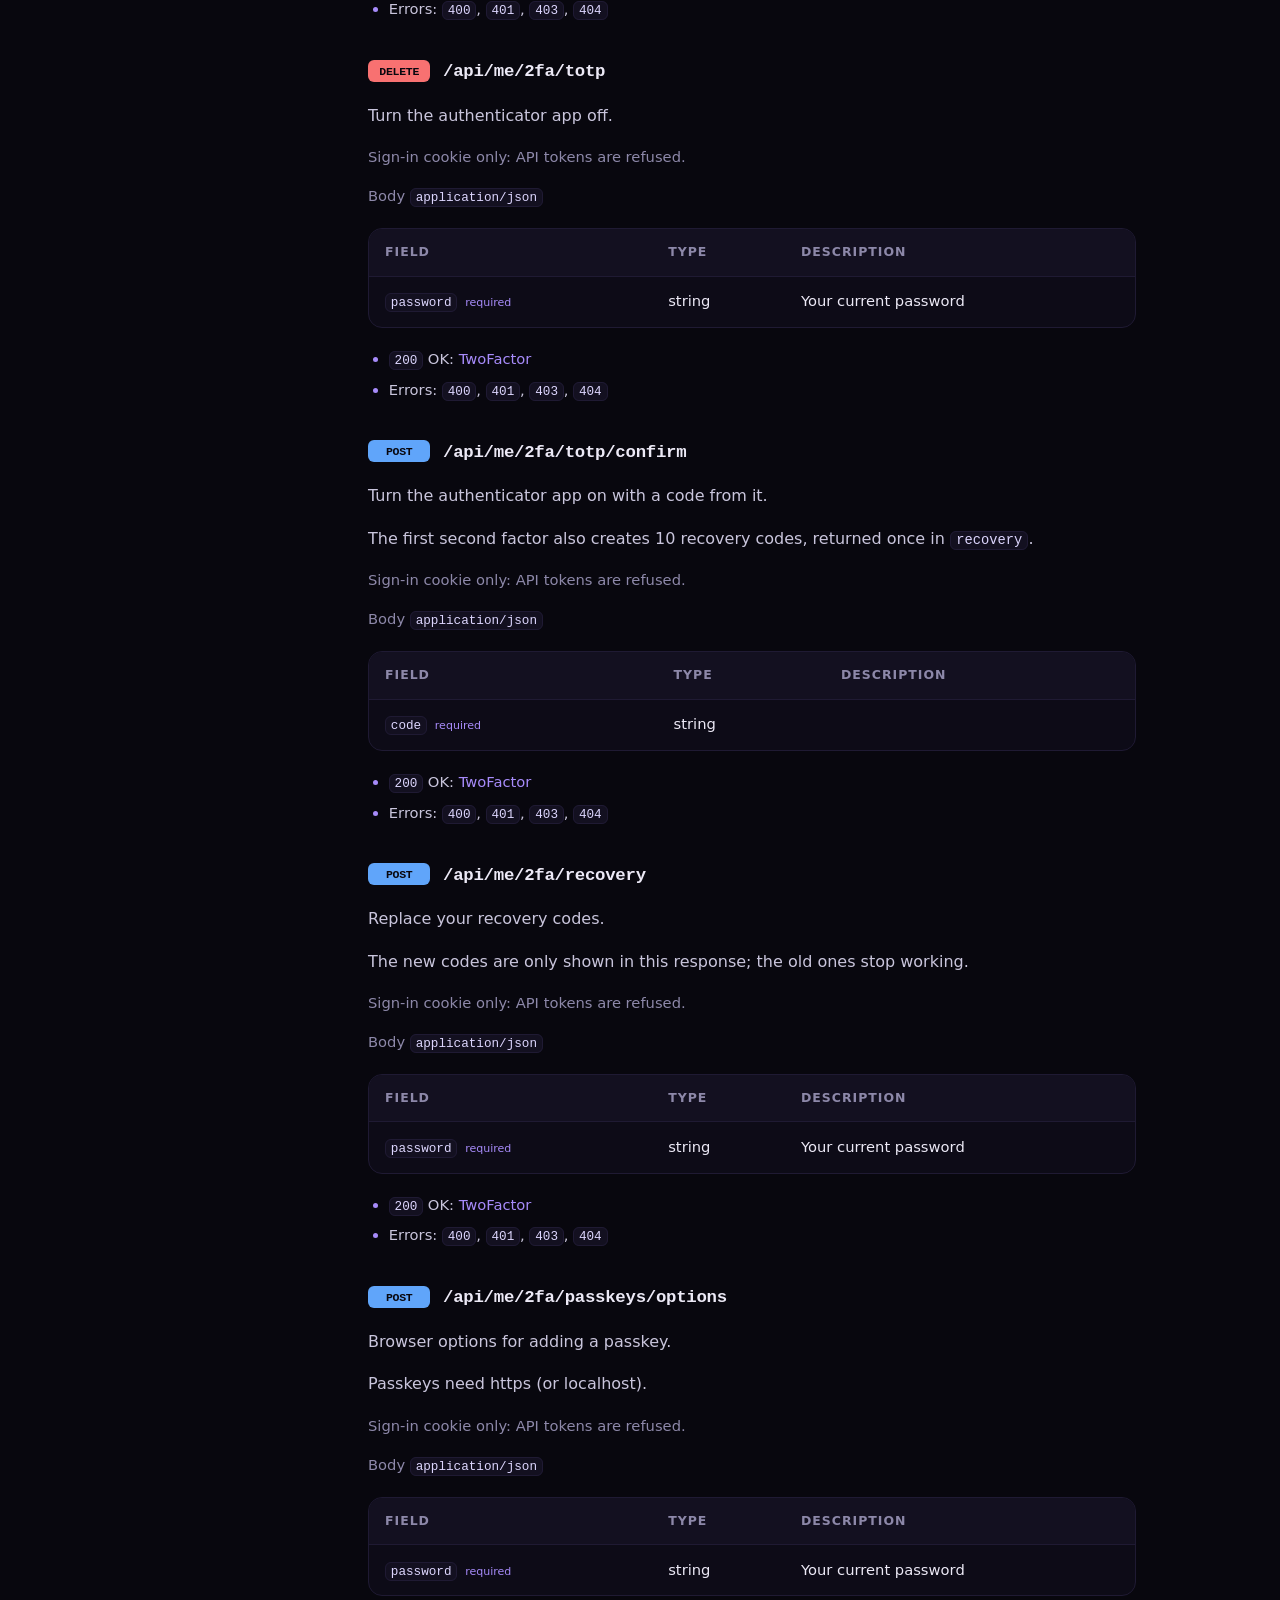
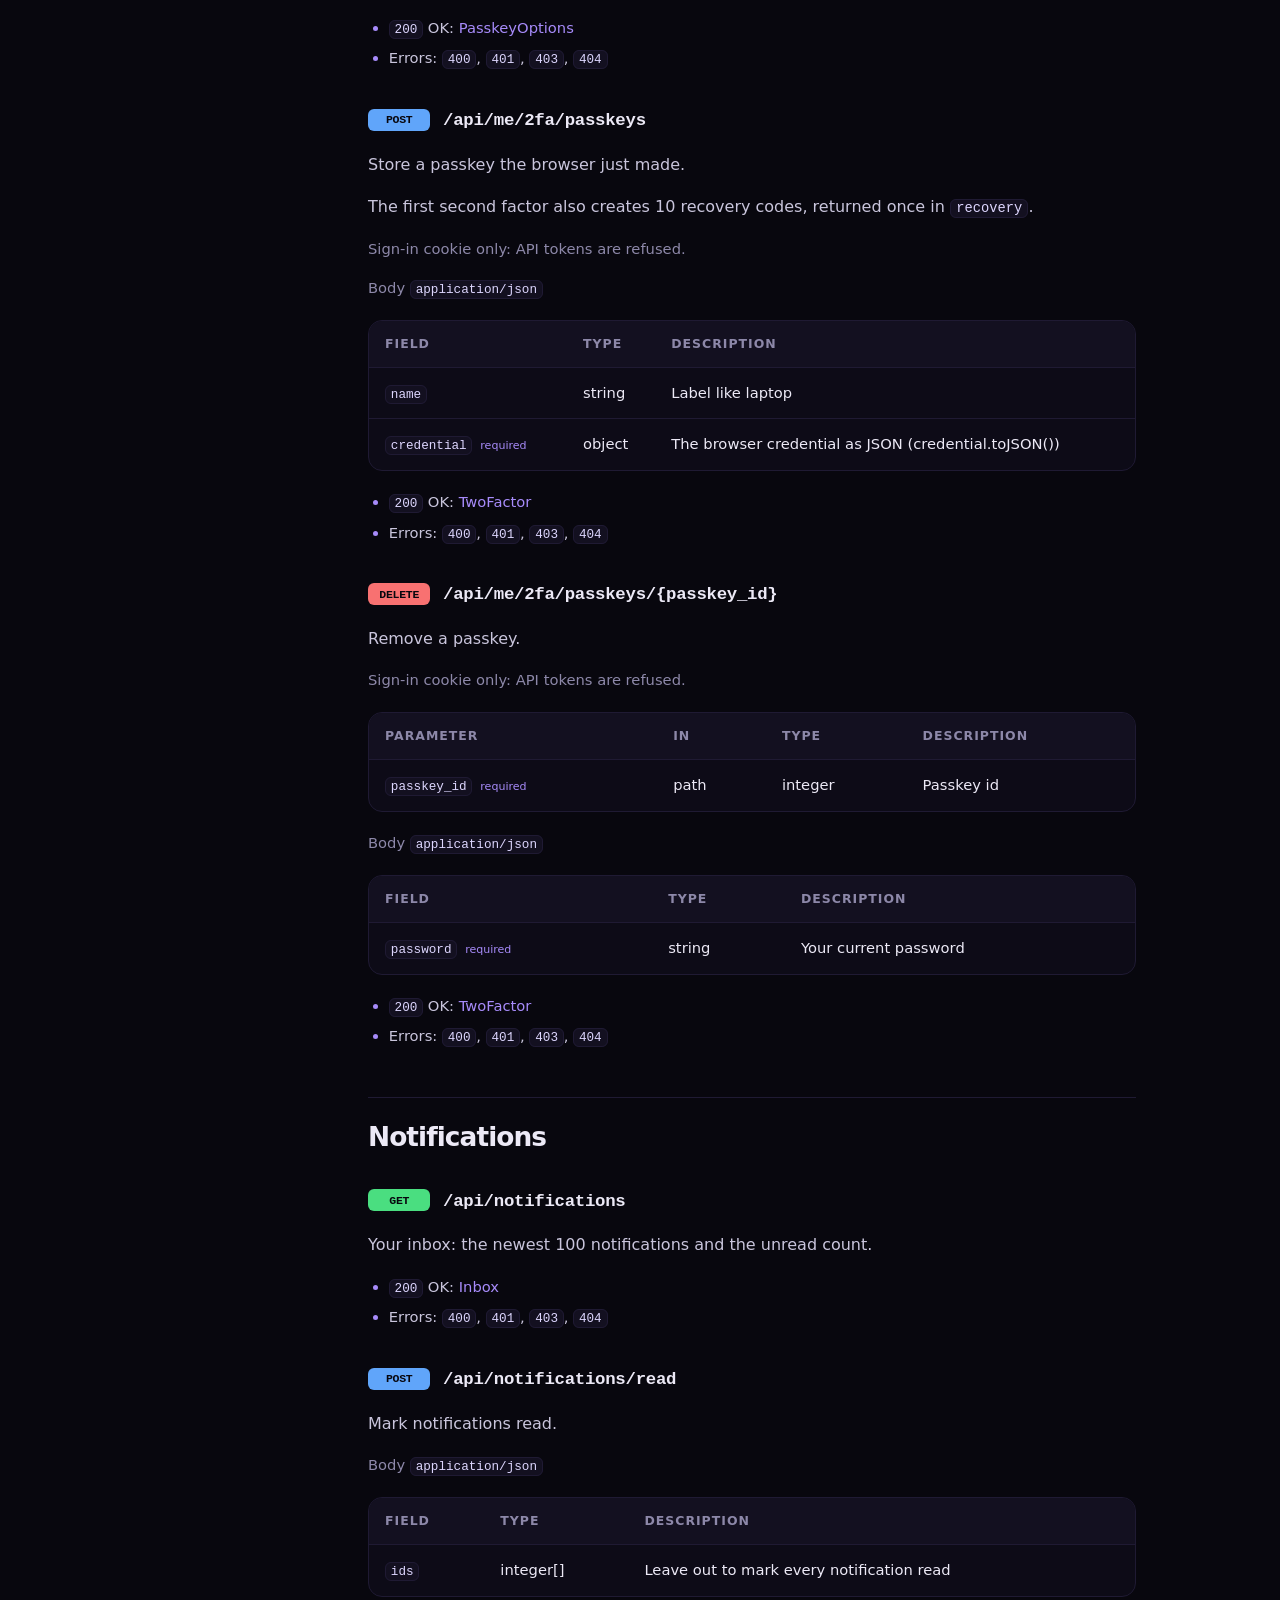
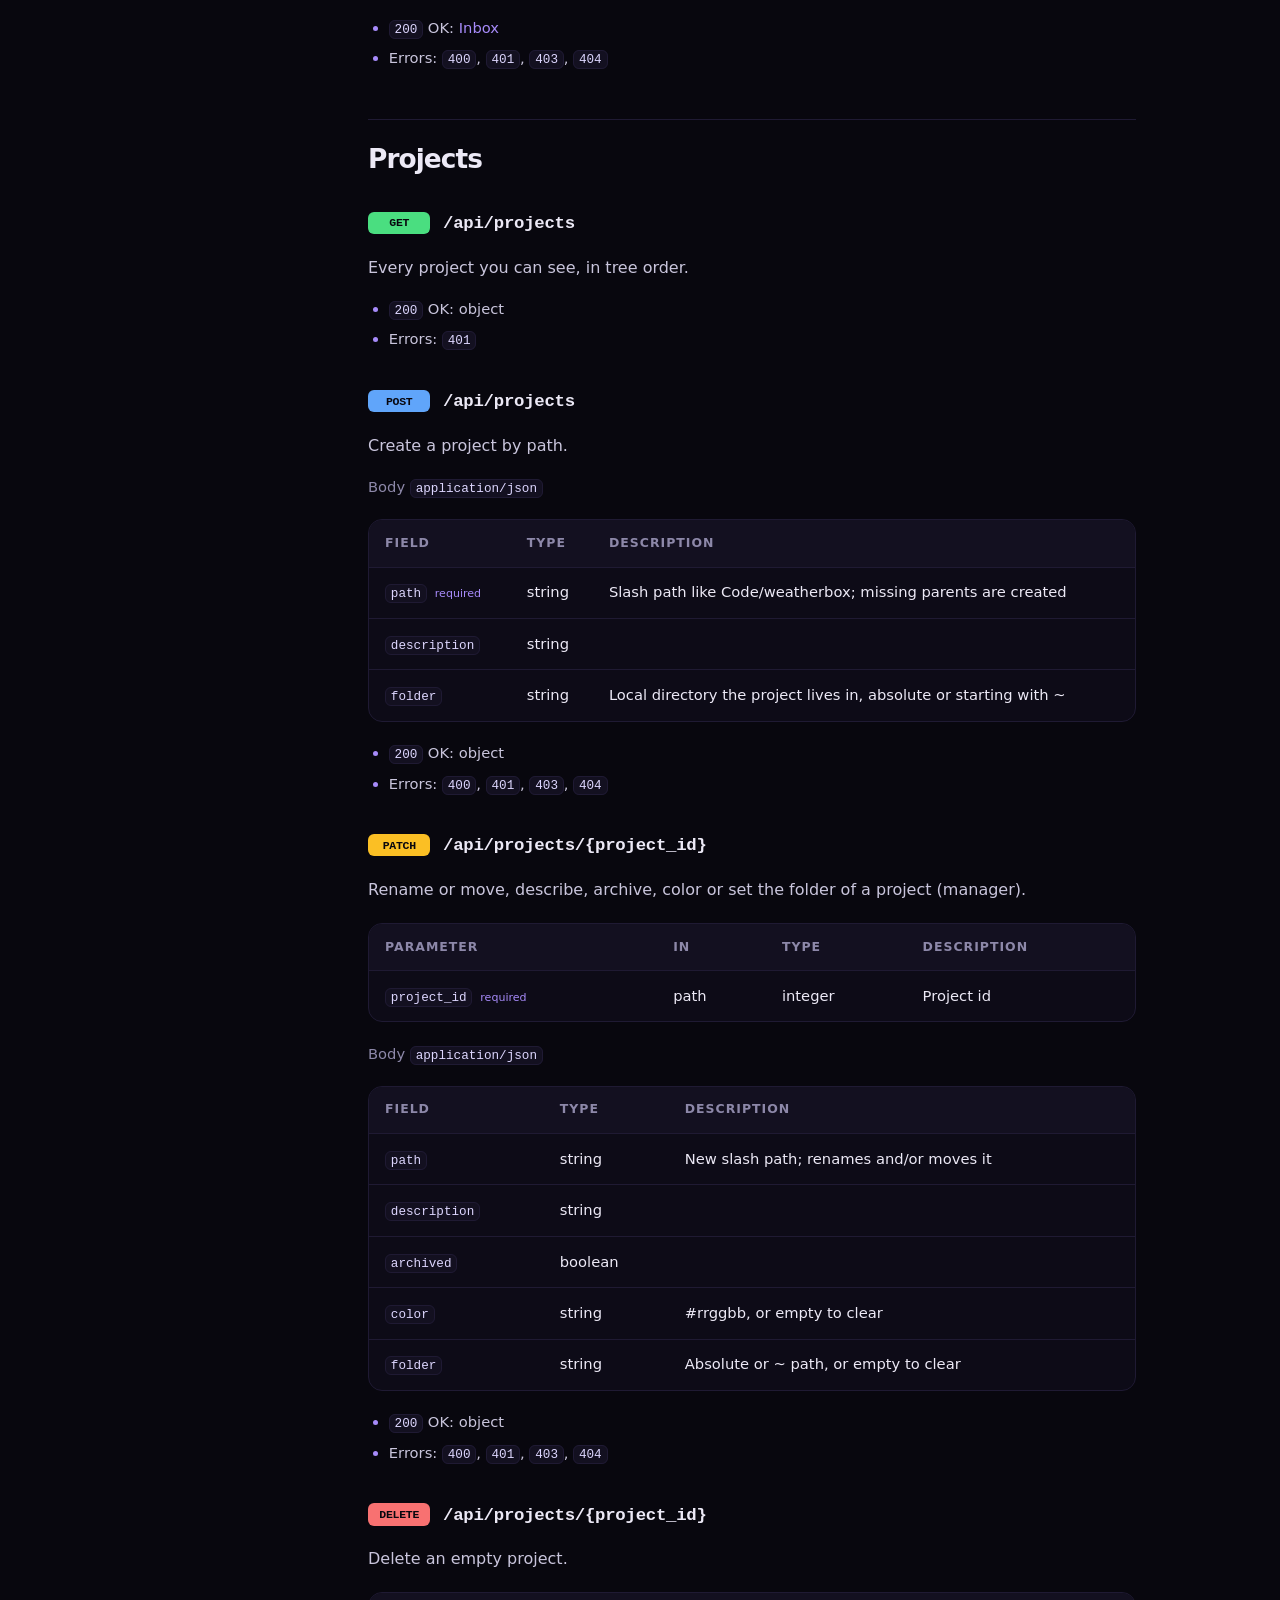
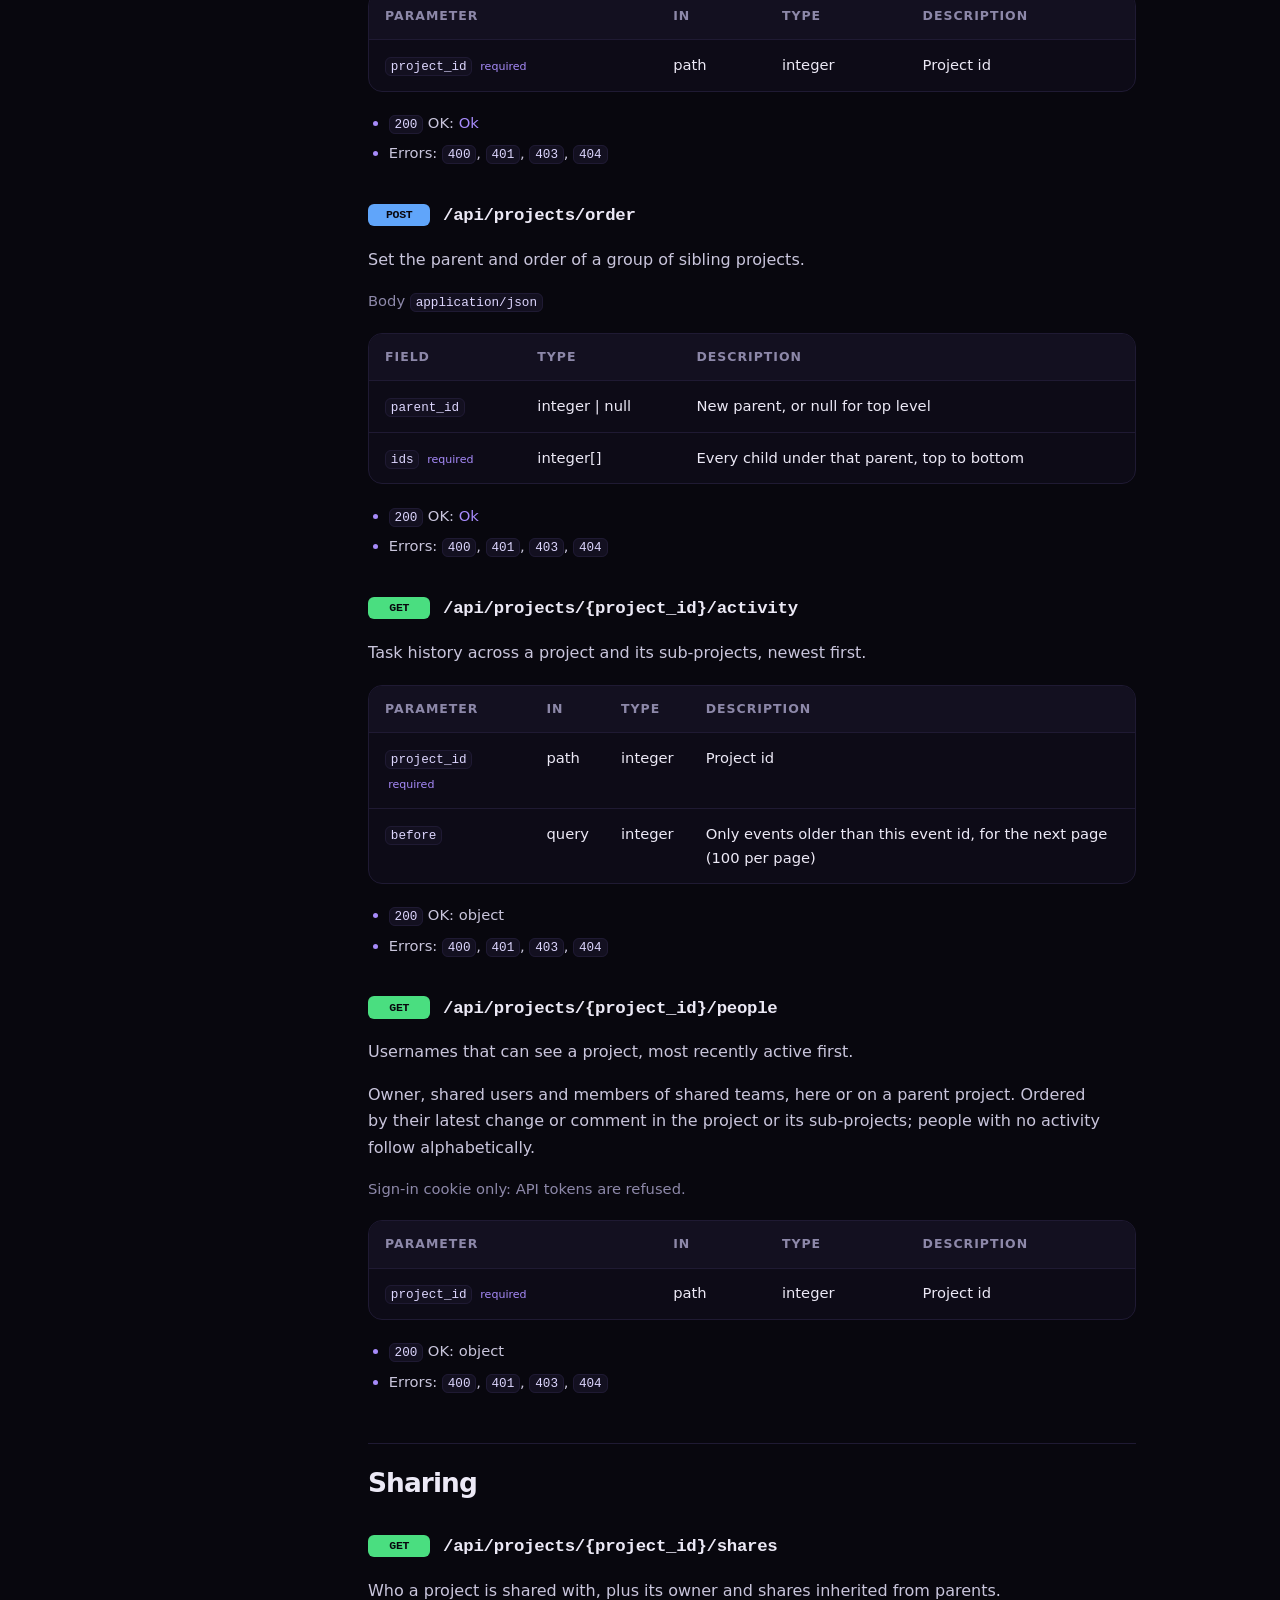
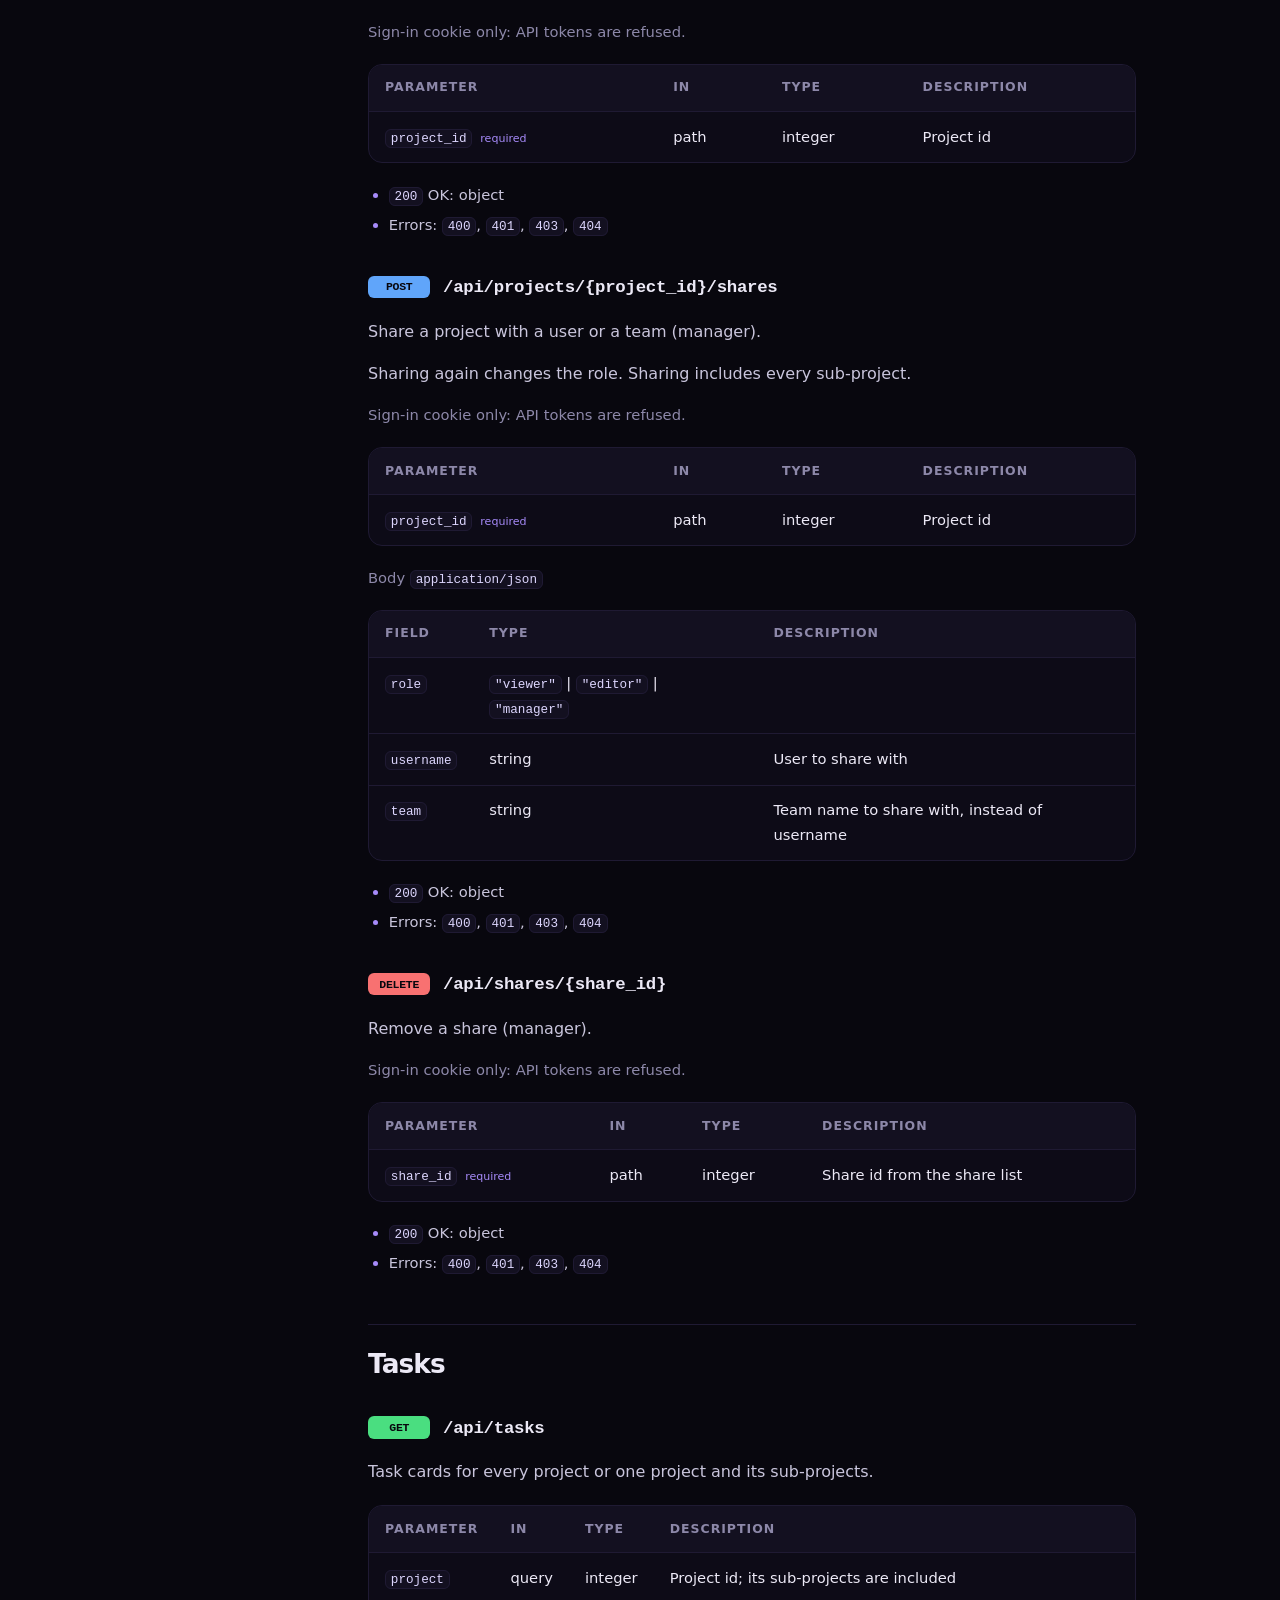
<file: api.html>
<!-- site - Developed by acidvegas in HTML (https://github.com/acidvegas) -->
<!-- index.html -->

<!doctype html>
<html lang="en">
<head>
	<meta charset="utf-8">
	<meta name="viewport" content="width=device-width, initial-scale=1, viewport-fit=cover">
	<title>API · kanopy</title>
	<meta name="description" content="kanopy is a self-hosted kanban board built for AI agents and the people they work with. Agents file, claim and finish tasks over MCP, and every change names who made it.">
	<meta name="theme-color" content="#07060d">
	<meta property="og:title" content="kanopy">
	<meta property="og:description" content="The kanban board built for AI agents and the people they work with.">
	<meta property="og:image" content="assets/img/og.png">
	<meta property="og:type" content="website">
	<meta name="twitter:card" content="summary_large_image">
	<link rel="icon" href="assets/img/favicon.svg" type="image/svg+xml">
	<link rel="icon" href="assets/img/favicon.ico" sizes="48x48">
	<link rel="apple-touch-icon" href="assets/img/apple-touch-icon.png">
	<link rel="stylesheet" href="assets/style.css">
</head>
<body>

<header class="nav">
	<div class="wrap">
		<a class="brand" href="./"><img src="assets/img/favicon.svg" alt="">kanopy</a>
		<nav class="nav-links" aria-label="Main">
			<a href="./#why">Why</a>
			<a href="./#compare">Compare</a>
			<a href="./#install">Install</a>
			<a href="docs.html">Docs</a>
			<a class="on" href="api.html">API</a>
		</nav>
		<a class="btn sm gh" href="https://github.com/acidvegas/kanopy"><svg viewBox="0 0 24 24" fill="currentColor"><path d="M12 .3a12 12 0 0 0-3.8 23.4c.6.1.8-.3.8-.6v-2c-3.3.7-4-1.6-4-1.6-.6-1.4-1.4-1.8-1.4-1.8-1-.7.1-.7.1-.7 1.2.1 1.8 1.2 1.8 1.2 1 1.8 2.8 1.3 3.5 1 0-.8.4-1.3.7-1.6-2.7-.3-5.5-1.3-5.5-5.9 0-1.3.5-2.4 1.2-3.2 0-.3-.5-1.5.2-3.2 0 0 1-.3 3.3 1.2a11.5 11.5 0 0 1 6 0c2.3-1.5 3.3-1.2 3.3-1.2.6 1.7.2 2.9.1 3.2.8.8 1.2 1.9 1.2 3.2 0 4.6-2.8 5.6-5.5 5.9.5.4.8 1.1.8 2.2v3.3c0 .3.2.7.8.6A12 12 0 0 0 12 .3"/></svg>GitHub</a>
		<button class="menu" type="button" aria-label="Menu"><svg viewBox="0 0 24 24" fill="none" stroke="currentColor" stroke-width="2" stroke-linecap="round"><path d="M4 7h16M4 12h16M4 17h16"/></svg></button>
	</div>
</header>

<main class="wrap docs">
	<aside class="toc" aria-label="On this page">
		<p>REST API</p>
			<a href="#overview">Overview</a>
			<a href="#auth">Auth</a>
			<a href="#invites">Invites</a>
			<a href="#account">Account</a>
			<a href="#two-factor">Two-factor</a>
			<a href="#notifications">Notifications</a>
			<a href="#projects">Projects</a>
			<a href="#sharing">Sharing</a>
			<a href="#tasks">Tasks</a>
			<a href="#comments-and-links">Comments and links</a>
			<a href="#attachments">Attachments</a>
			<a href="#trash">Trash</a>
			<a href="#labels">Labels</a>
			<a href="#teams">Teams</a>
			<a href="#tokens">Tokens</a>
			<a href="#users">Users</a>
			<a href="#board">Board</a>
			<a href="#agents">Agents</a>
			<a href="#health">Health</a>
			<a href="#schemas">Schemas</a>
	</aside>
	<article class="prose">
		<h1>REST API</h1>
		<p class="intro">kanopy 1.2.4. Every endpoint the web app uses. This page is built from <a href="openapi.json">openapi.json</a> (OpenAPI 3.1), which every kanopy also serves at <code>/openapi.json</code>.</p>
		<h2 id="overview">Overview<a class="anchor" href="#overview" aria-label="Link to this section">#</a></h2>
<p>The REST API the kanopy web app uses. Agents should prefer the MCP endpoint (/mcp), which answers in compact text.</p>
<p><strong>Auth.</strong> Send an API token in the <code>X-Key</code> header (create one under Settings), or use the <code>kb_session</code> cookie from /api/login. A sent <code>X-Key</code> is the only credential checked. Tokens can use the board only: routes marked cookie-only (account, teams, tokens, users, sharing, settings) refuse them with 403. Read-only (viewer) tokens can only read, and a token limited to some projects sees only those.</p>
<p><strong>Writes with the cookie</strong> must be same-origin and send JSON (or multipart for uploads); token requests skip that check.</p>
<p><strong>Errors</strong> come back as <code>{"error": "..."}</code> with 400, 401, 403, 404, 409 or 415.</p>
<p><strong>Revision.</strong> Every /api response carries <code>X-Revision</code>, the board's change counter; a successful write bumps it and also sends <code>X-Revision-Was</code>.</p>
<h2 id="auth">Auth<a class="anchor" href="#auth" aria-label="Link to this section">#</a></h2>
<h3 id="get-api-setup"><span class="verb get">GET</span> <code>/api/setup</code><a class="anchor" href="#get-api-setup" aria-label="Link to this endpoint">#</a></h3>
<p>Whether the first admin still has to be created.</p>
<p class="auth">No sign-in needed.</p>
<ul class="codes"><li><code>200</code> OK: object</li></ul>
<h3 id="post-api-setup"><span class="verb post">POST</span> <code>/api/setup</code><a class="anchor" href="#post-api-setup" aria-label="Link to this endpoint">#</a></h3>
<p>Create the first admin on an empty board and sign in.</p>
<p>Works only while the board has no users. Sets the session cookie. If KANOPY_KEY is set, it is imported as this admin's API token.</p>
<p class="auth">No sign-in needed.</p>
<p class="label">Body <code>application/json</code></p>
<div class="table-wrap"><table><thead><tr><th>Field</th><th>Type</th><th>Description</th></tr></thead><tbody><tr><td><code>username</code> <small>required</small></td><td>string</td><td></td></tr><tr><td><code>password</code> <small>required</small></td><td>string</td><td>At least 8 characters for new accounts</td></tr></tbody></table></div>
<ul class="codes"><li><code>200</code> OK: <a href="#schema-ok">Ok</a></li><li>Errors: <code>400</code>, <code>403</code></li></ul>
<h3 id="post-api-login"><span class="verb post">POST</span> <code>/api/login</code><a class="anchor" href="#post-api-login" aria-label="Link to this endpoint">#</a></h3>
<p>Sign in.</p>
<p>Sets the <code>kb_session</code> cookie (30 days). Five failed sign-ins from one address within 15 minutes lock it out for the rest of that window. When the account has a second factor, no cookie is set yet: the response is <code>{"two_factor": [...], "ticket": "..."}</code> and sign-in finishes at /api/login/2fa within 5 minutes.</p>
<p class="auth">No sign-in needed.</p>
<p class="label">Body <code>application/json</code></p>
<div class="table-wrap"><table><thead><tr><th>Field</th><th>Type</th><th>Description</th></tr></thead><tbody><tr><td><code>username</code> <small>required</small></td><td>string</td><td></td></tr><tr><td><code>password</code> <small>required</small></td><td>string</td><td>At least 8 characters for new accounts</td></tr></tbody></table></div>
<ul class="codes"><li><code>200</code> OK: any</li><li>Errors: <code>400</code>, <code>403</code></li></ul>
<h3 id="post-api-login-2fa"><span class="verb post">POST</span> <code>/api/login/2fa</code><a class="anchor" href="#post-api-login-2fa" aria-label="Link to this endpoint">#</a></h3>
<p>Finish signing in with a second factor.</p>
<p>Send <code>code</code> (authenticator code or a recovery code) or <code>passkey</code> (the browser's assertion as JSON, from /api/login/passkey). Sets the session cookie. Five wrong tries end the ticket; wrong tries also count toward the address's sign-in limit.</p>
<p class="auth">No sign-in needed.</p>
<p class="label">Body <code>application/json</code></p>
<div class="table-wrap"><table><thead><tr><th>Field</th><th>Type</th><th>Description</th></tr></thead><tbody><tr><td><code>ticket</code> <small>required</small></td><td>string</td><td></td></tr><tr><td><code>code</code></td><td>string</td><td></td></tr><tr><td><code>passkey</code></td><td>object</td><td></td></tr></tbody></table></div>
<ul class="codes"><li><code>200</code> OK: <a href="#schema-ok">Ok</a></li><li>Errors: <code>400</code>, <code>403</code></li></ul>
<h3 id="post-api-login-passkey"><span class="verb post">POST</span> <code>/api/login/passkey</code><a class="anchor" href="#post-api-login-passkey" aria-label="Link to this endpoint">#</a></h3>
<p>Browser options for finishing a sign-in with a passkey.</p>
<p class="auth">No sign-in needed.</p>
<p class="label">Body <code>application/json</code></p>
<div class="table-wrap"><table><thead><tr><th>Field</th><th>Type</th><th>Description</th></tr></thead><tbody><tr><td><code>ticket</code> <small>required</small></td><td>string</td><td></td></tr></tbody></table></div>
<ul class="codes"><li><code>200</code> OK: <a href="#schema-passkeyoptions">PasskeyOptions</a></li><li>Errors: <code>400</code>, <code>403</code></li></ul>
<h3 id="post-api-logout"><span class="verb post">POST</span> <code>/api/logout</code><a class="anchor" href="#post-api-logout" aria-label="Link to this endpoint">#</a></h3>
<p>Sign out.</p>
<p>Ends the session and clears the cookie.</p>
<p class="auth">No sign-in needed.</p>
<ul class="codes"><li><code>200</code> OK: <a href="#schema-ok">Ok</a></li></ul>
<h3 id="post-api-signup"><span class="verb post">POST</span> <code>/api/signup</code><a class="anchor" href="#post-api-signup" aria-label="Link to this endpoint">#</a></h3>
<p>Create an account from an invite link and sign in.</p>
<p class="auth">No sign-in needed.</p>
<p class="label">Body <code>application/json</code></p>
<div class="table-wrap"><table><thead><tr><th>Field</th><th>Type</th><th>Description</th></tr></thead><tbody><tr><td><code>token</code> <small>required</small></td><td>string</td><td></td></tr><tr><td><code>username</code> <small>required</small></td><td>string</td><td></td></tr><tr><td><code>password</code> <small>required</small></td><td>string</td><td></td></tr></tbody></table></div>
<ul class="codes"><li><code>200</code> OK: <a href="#schema-ok">Ok</a></li><li>Errors: <code>400</code>, <code>404</code>, <code>409</code></li></ul>
<h3 id="get-api-invites-check-token"><span class="verb get">GET</span> <code>/api/invites/check/{token}</code><a class="anchor" href="#get-api-invites-check-token" aria-label="Link to this endpoint">#</a></h3>
<p>Check that an invite link can still be used.</p>
<p class="auth">No sign-in needed.</p>
<div class="table-wrap"><table><thead><tr><th>Parameter</th><th>In</th><th>Type</th><th>Description</th></tr></thead><tbody><tr><td><code>token</code> <small>required</small></td><td>path</td><td>string</td><td>Invite token from the link</td></tr></tbody></table></div>
<ul class="codes"><li><code>200</code> OK: <a href="#schema-ok">Ok</a></li><li>Errors: <code>404</code></li></ul>
<h2 id="invites">Invites<a class="anchor" href="#invites" aria-label="Link to this section">#</a></h2>
<h3 id="get-api-invites"><span class="verb get">GET</span> <code>/api/invites</code><a class="anchor" href="#get-api-invites" aria-label="Link to this endpoint">#</a></h3>
<p>List invites (admin).</p>
<p class="auth">Sign-in cookie only: API tokens are refused.</p>
<ul class="codes"><li><code>200</code> OK: object</li><li>Errors: <code>400</code>, <code>401</code>, <code>403</code>, <code>404</code></li></ul>
<h3 id="post-api-invites"><span class="verb post">POST</span> <code>/api/invites</code><a class="anchor" href="#post-api-invites" aria-label="Link to this endpoint">#</a></h3>
<p>Create a single-use invite link (admin).</p>
<p>The token is only shown in this response.</p>
<p class="auth">Sign-in cookie only: API tokens are refused.</p>
<ul class="codes"><li><code>200</code> OK: object</li><li>Errors: <code>400</code>, <code>401</code>, <code>403</code>, <code>404</code></li></ul>
<h3 id="delete-api-invites-invite-id"><span class="verb delete">DELETE</span> <code>/api/invites/{invite_id}</code><a class="anchor" href="#delete-api-invites-invite-id" aria-label="Link to this endpoint">#</a></h3>
<p>Revoke an unused invite (admin).</p>
<p class="auth">Sign-in cookie only: API tokens are refused.</p>
<div class="table-wrap"><table><thead><tr><th>Parameter</th><th>In</th><th>Type</th><th>Description</th></tr></thead><tbody><tr><td><code>invite_id</code> <small>required</small></td><td>path</td><td>integer</td><td>Invite id</td></tr></tbody></table></div>
<ul class="codes"><li><code>200</code> OK: <a href="#schema-ok">Ok</a></li><li>Errors: <code>400</code>, <code>401</code>, <code>403</code>, <code>404</code></li></ul>
<h2 id="account">Account<a class="anchor" href="#account" aria-label="Link to this section">#</a></h2>
<h3 id="get-api-me"><span class="verb get">GET</span> <code>/api/me</code><a class="anchor" href="#get-api-me" aria-label="Link to this endpoint">#</a></h3>
<p>The signed-in user.</p>
<p class="auth">Sign-in cookie only: API tokens are refused.</p>
<ul class="codes"><li><code>200</code> OK: <a href="#schema-me">Me</a></li><li>Errors: <code>400</code>, <code>401</code>, <code>403</code>, <code>404</code></li></ul>
<h3 id="patch-api-me"><span class="verb patch">PATCH</span> <code>/api/me</code><a class="anchor" href="#patch-api-me" aria-label="Link to this endpoint">#</a></h3>
<p>Update your password, ntfy settings, timezone or notification toggles.</p>
<p>Only the fields sent change. A new password signs out every other session.</p>
<p class="auth">Sign-in cookie only: API tokens are refused.</p>
<p class="label">Body <code>application/json</code></p>
<div class="table-wrap"><table><thead><tr><th>Field</th><th>Type</th><th>Description</th></tr></thead><tbody><tr><td><code>password</code></td><td>string</td><td>New password; needs current_password</td></tr><tr><td><code>current_password</code></td><td>string</td><td></td></tr><tr><td><code>ntfy_url</code></td><td>string</td><td>Your ntfy server; empty means ntfy.sh</td></tr><tr><td><code>ntfy_token</code></td><td>string</td><td>Access token for your ntfy server; empty keeps the stored one</td></tr><tr><td><code>clear_ntfy_token</code></td><td>boolean</td><td></td></tr><tr><td><code>ntfy_topic</code></td><td>string</td><td>Letters, digits, dashes and underscores</td></tr><tr><td><code>timezone</code></td><td>string</td><td>IANA name you picked; empty follows your browser</td></tr><tr><td><code>timezone_auto</code></td><td>string</td><td>IANA name your browser reports</td></tr><tr><td><code>notify_remind</code></td><td>boolean</td><td></td></tr><tr><td><code>notify_due</code></td><td>boolean</td><td></td></tr><tr><td><code>notify_digest</code></td><td>boolean</td><td></td></tr><tr><td><code>notify_agent</code></td><td>boolean</td><td></td></tr><tr><td><code>notify_mention</code></td><td>boolean</td><td></td></tr><tr><td><code>notify_assign</code></td><td>boolean</td><td></td></tr><tr><td><code>notify_activity</code></td><td>boolean</td><td></td></tr></tbody></table></div>
<ul class="codes"><li><code>200</code> OK: <a href="#schema-me">Me</a></li><li>Errors: <code>400</code>, <code>401</code>, <code>403</code>, <code>404</code></li></ul>
<h3 id="put-api-me-avatar"><span class="verb put">PUT</span> <code>/api/me/avatar</code><a class="anchor" href="#put-api-me-avatar" aria-label="Link to this endpoint">#</a></h3>
<p>Set your picture.</p>
<p class="auth">Sign-in cookie only: API tokens are refused.</p>
<p class="label">Body <code>multipart/form-data</code></p>
<div class="table-wrap"><table><thead><tr><th>Field</th><th>Type</th><th>Description</th></tr></thead><tbody><tr><td><code>file</code> <small>required</small></td><td>string</td><td>PNG, JPEG, WebP or GIF, at most 512 KB</td></tr></tbody></table></div>
<ul class="codes"><li><code>200</code> OK: <a href="#schema-user">User</a></li><li>Errors: <code>400</code>, <code>401</code>, <code>403</code>, <code>404</code></li></ul>
<h3 id="delete-api-me-avatar"><span class="verb delete">DELETE</span> <code>/api/me/avatar</code><a class="anchor" href="#delete-api-me-avatar" aria-label="Link to this endpoint">#</a></h3>
<p>Remove your picture.</p>
<p class="auth">Sign-in cookie only: API tokens are refused.</p>
<ul class="codes"><li><code>200</code> OK: <a href="#schema-user">User</a></li><li>Errors: <code>400</code>, <code>401</code>, <code>403</code>, <code>404</code></li></ul>
<h3 id="post-api-me-test"><span class="verb post">POST</span> <code>/api/me/test</code><a class="anchor" href="#post-api-me-test" aria-label="Link to this endpoint">#</a></h3>
<p>Send a test push to your ntfy topic.</p>
<p class="auth">Sign-in cookie only: API tokens are refused.</p>
<ul class="codes"><li><code>200</code> OK: <a href="#schema-ok">Ok</a></li><li>Errors: <code>400</code>, <code>401</code>, <code>403</code>, <code>404</code></li></ul>
<h2 id="two-factor">Two-factor<a class="anchor" href="#two-factor" aria-label="Link to this section">#</a></h2>
<h3 id="get-api-me-2fa"><span class="verb get">GET</span> <code>/api/me/2fa</code><a class="anchor" href="#get-api-me-2fa" aria-label="Link to this endpoint">#</a></h3>
<p>Your second factors.</p>
<p class="auth">Sign-in cookie only: API tokens are refused.</p>
<ul class="codes"><li><code>200</code> OK: <a href="#schema-twofactor">TwoFactor</a></li><li>Errors: <code>400</code>, <code>401</code>, <code>403</code>, <code>404</code></li></ul>
<h3 id="post-api-me-2fa-totp"><span class="verb post">POST</span> <code>/api/me/2fa/totp</code><a class="anchor" href="#post-api-me-2fa-totp" aria-label="Link to this endpoint">#</a></h3>
<p>Start setting up an authenticator app.</p>
<p>Nothing changes until /api/me/2fa/totp/confirm gets a matching code.</p>
<p class="auth">Sign-in cookie only: API tokens are refused.</p>
<p class="label">Body <code>application/json</code></p>
<div class="table-wrap"><table><thead><tr><th>Field</th><th>Type</th><th>Description</th></tr></thead><tbody><tr><td><code>password</code> <small>required</small></td><td>string</td><td>Your current password</td></tr></tbody></table></div>
<ul class="codes"><li><code>200</code> OK: object</li><li>Errors: <code>400</code>, <code>401</code>, <code>403</code>, <code>404</code></li></ul>
<h3 id="delete-api-me-2fa-totp"><span class="verb delete">DELETE</span> <code>/api/me/2fa/totp</code><a class="anchor" href="#delete-api-me-2fa-totp" aria-label="Link to this endpoint">#</a></h3>
<p>Turn the authenticator app off.</p>
<p class="auth">Sign-in cookie only: API tokens are refused.</p>
<p class="label">Body <code>application/json</code></p>
<div class="table-wrap"><table><thead><tr><th>Field</th><th>Type</th><th>Description</th></tr></thead><tbody><tr><td><code>password</code> <small>required</small></td><td>string</td><td>Your current password</td></tr></tbody></table></div>
<ul class="codes"><li><code>200</code> OK: <a href="#schema-twofactor">TwoFactor</a></li><li>Errors: <code>400</code>, <code>401</code>, <code>403</code>, <code>404</code></li></ul>
<h3 id="post-api-me-2fa-totp-confirm"><span class="verb post">POST</span> <code>/api/me/2fa/totp/confirm</code><a class="anchor" href="#post-api-me-2fa-totp-confirm" aria-label="Link to this endpoint">#</a></h3>
<p>Turn the authenticator app on with a code from it.</p>
<p>The first second factor also creates 10 recovery codes, returned once in <code>recovery</code>.</p>
<p class="auth">Sign-in cookie only: API tokens are refused.</p>
<p class="label">Body <code>application/json</code></p>
<div class="table-wrap"><table><thead><tr><th>Field</th><th>Type</th><th>Description</th></tr></thead><tbody><tr><td><code>code</code> <small>required</small></td><td>string</td><td></td></tr></tbody></table></div>
<ul class="codes"><li><code>200</code> OK: <a href="#schema-twofactor">TwoFactor</a></li><li>Errors: <code>400</code>, <code>401</code>, <code>403</code>, <code>404</code></li></ul>
<h3 id="post-api-me-2fa-recovery"><span class="verb post">POST</span> <code>/api/me/2fa/recovery</code><a class="anchor" href="#post-api-me-2fa-recovery" aria-label="Link to this endpoint">#</a></h3>
<p>Replace your recovery codes.</p>
<p>The new codes are only shown in this response; the old ones stop working.</p>
<p class="auth">Sign-in cookie only: API tokens are refused.</p>
<p class="label">Body <code>application/json</code></p>
<div class="table-wrap"><table><thead><tr><th>Field</th><th>Type</th><th>Description</th></tr></thead><tbody><tr><td><code>password</code> <small>required</small></td><td>string</td><td>Your current password</td></tr></tbody></table></div>
<ul class="codes"><li><code>200</code> OK: <a href="#schema-twofactor">TwoFactor</a></li><li>Errors: <code>400</code>, <code>401</code>, <code>403</code>, <code>404</code></li></ul>
<h3 id="post-api-me-2fa-passkeys-options"><span class="verb post">POST</span> <code>/api/me/2fa/passkeys/options</code><a class="anchor" href="#post-api-me-2fa-passkeys-options" aria-label="Link to this endpoint">#</a></h3>
<p>Browser options for adding a passkey.</p>
<p>Passkeys need https (or localhost).</p>
<p class="auth">Sign-in cookie only: API tokens are refused.</p>
<p class="label">Body <code>application/json</code></p>
<div class="table-wrap"><table><thead><tr><th>Field</th><th>Type</th><th>Description</th></tr></thead><tbody><tr><td><code>password</code> <small>required</small></td><td>string</td><td>Your current password</td></tr></tbody></table></div>
<ul class="codes"><li><code>200</code> OK: <a href="#schema-passkeyoptions">PasskeyOptions</a></li><li>Errors: <code>400</code>, <code>401</code>, <code>403</code>, <code>404</code></li></ul>
<h3 id="post-api-me-2fa-passkeys"><span class="verb post">POST</span> <code>/api/me/2fa/passkeys</code><a class="anchor" href="#post-api-me-2fa-passkeys" aria-label="Link to this endpoint">#</a></h3>
<p>Store a passkey the browser just made.</p>
<p>The first second factor also creates 10 recovery codes, returned once in <code>recovery</code>.</p>
<p class="auth">Sign-in cookie only: API tokens are refused.</p>
<p class="label">Body <code>application/json</code></p>
<div class="table-wrap"><table><thead><tr><th>Field</th><th>Type</th><th>Description</th></tr></thead><tbody><tr><td><code>name</code></td><td>string</td><td>Label like laptop</td></tr><tr><td><code>credential</code> <small>required</small></td><td>object</td><td>The browser credential as JSON (credential.toJSON())</td></tr></tbody></table></div>
<ul class="codes"><li><code>200</code> OK: <a href="#schema-twofactor">TwoFactor</a></li><li>Errors: <code>400</code>, <code>401</code>, <code>403</code>, <code>404</code></li></ul>
<h3 id="delete-api-me-2fa-passkeys-passkey-id"><span class="verb delete">DELETE</span> <code>/api/me/2fa/passkeys/{passkey_id}</code><a class="anchor" href="#delete-api-me-2fa-passkeys-passkey-id" aria-label="Link to this endpoint">#</a></h3>
<p>Remove a passkey.</p>
<p class="auth">Sign-in cookie only: API tokens are refused.</p>
<div class="table-wrap"><table><thead><tr><th>Parameter</th><th>In</th><th>Type</th><th>Description</th></tr></thead><tbody><tr><td><code>passkey_id</code> <small>required</small></td><td>path</td><td>integer</td><td>Passkey id</td></tr></tbody></table></div>
<p class="label">Body <code>application/json</code></p>
<div class="table-wrap"><table><thead><tr><th>Field</th><th>Type</th><th>Description</th></tr></thead><tbody><tr><td><code>password</code> <small>required</small></td><td>string</td><td>Your current password</td></tr></tbody></table></div>
<ul class="codes"><li><code>200</code> OK: <a href="#schema-twofactor">TwoFactor</a></li><li>Errors: <code>400</code>, <code>401</code>, <code>403</code>, <code>404</code></li></ul>
<h2 id="notifications">Notifications<a class="anchor" href="#notifications" aria-label="Link to this section">#</a></h2>
<h3 id="get-api-notifications"><span class="verb get">GET</span> <code>/api/notifications</code><a class="anchor" href="#get-api-notifications" aria-label="Link to this endpoint">#</a></h3>
<p>Your inbox: the newest 100 notifications and the unread count.</p>
<ul class="codes"><li><code>200</code> OK: <a href="#schema-inbox">Inbox</a></li><li>Errors: <code>400</code>, <code>401</code>, <code>403</code>, <code>404</code></li></ul>
<h3 id="post-api-notifications-read"><span class="verb post">POST</span> <code>/api/notifications/read</code><a class="anchor" href="#post-api-notifications-read" aria-label="Link to this endpoint">#</a></h3>
<p>Mark notifications read.</p>
<p class="label">Body <code>application/json</code></p>
<div class="table-wrap"><table><thead><tr><th>Field</th><th>Type</th><th>Description</th></tr></thead><tbody><tr><td><code>ids</code></td><td>integer[]</td><td>Leave out to mark every notification read</td></tr></tbody></table></div>
<ul class="codes"><li><code>200</code> OK: <a href="#schema-inbox">Inbox</a></li><li>Errors: <code>400</code>, <code>401</code>, <code>403</code>, <code>404</code></li></ul>
<h2 id="projects">Projects<a class="anchor" href="#projects" aria-label="Link to this section">#</a></h2>
<h3 id="get-api-projects"><span class="verb get">GET</span> <code>/api/projects</code><a class="anchor" href="#get-api-projects" aria-label="Link to this endpoint">#</a></h3>
<p>Every project you can see, in tree order.</p>
<ul class="codes"><li><code>200</code> OK: object</li><li>Errors: <code>401</code></li></ul>
<h3 id="post-api-projects"><span class="verb post">POST</span> <code>/api/projects</code><a class="anchor" href="#post-api-projects" aria-label="Link to this endpoint">#</a></h3>
<p>Create a project by path.</p>
<p class="label">Body <code>application/json</code></p>
<div class="table-wrap"><table><thead><tr><th>Field</th><th>Type</th><th>Description</th></tr></thead><tbody><tr><td><code>path</code> <small>required</small></td><td>string</td><td>Slash path like Code/weatherbox; missing parents are created</td></tr><tr><td><code>description</code></td><td>string</td><td></td></tr><tr><td><code>folder</code></td><td>string</td><td>Local directory the project lives in, absolute or starting with ~</td></tr></tbody></table></div>
<ul class="codes"><li><code>200</code> OK: object</li><li>Errors: <code>400</code>, <code>401</code>, <code>403</code>, <code>404</code></li></ul>
<h3 id="patch-api-projects-project-id"><span class="verb patch">PATCH</span> <code>/api/projects/{project_id}</code><a class="anchor" href="#patch-api-projects-project-id" aria-label="Link to this endpoint">#</a></h3>
<p>Rename or move, describe, archive, color or set the folder of a project (manager).</p>
<div class="table-wrap"><table><thead><tr><th>Parameter</th><th>In</th><th>Type</th><th>Description</th></tr></thead><tbody><tr><td><code>project_id</code> <small>required</small></td><td>path</td><td>integer</td><td>Project id</td></tr></tbody></table></div>
<p class="label">Body <code>application/json</code></p>
<div class="table-wrap"><table><thead><tr><th>Field</th><th>Type</th><th>Description</th></tr></thead><tbody><tr><td><code>path</code></td><td>string</td><td>New slash path; renames and/or moves it</td></tr><tr><td><code>description</code></td><td>string</td><td></td></tr><tr><td><code>archived</code></td><td>boolean</td><td></td></tr><tr><td><code>color</code></td><td>string</td><td>#rrggbb, or empty to clear</td></tr><tr><td><code>folder</code></td><td>string</td><td>Absolute or ~ path, or empty to clear</td></tr></tbody></table></div>
<ul class="codes"><li><code>200</code> OK: object</li><li>Errors: <code>400</code>, <code>401</code>, <code>403</code>, <code>404</code></li></ul>
<h3 id="delete-api-projects-project-id"><span class="verb delete">DELETE</span> <code>/api/projects/{project_id}</code><a class="anchor" href="#delete-api-projects-project-id" aria-label="Link to this endpoint">#</a></h3>
<p>Delete an empty project.</p>
<div class="table-wrap"><table><thead><tr><th>Parameter</th><th>In</th><th>Type</th><th>Description</th></tr></thead><tbody><tr><td><code>project_id</code> <small>required</small></td><td>path</td><td>integer</td><td>Project id</td></tr></tbody></table></div>
<ul class="codes"><li><code>200</code> OK: <a href="#schema-ok">Ok</a></li><li>Errors: <code>400</code>, <code>401</code>, <code>403</code>, <code>404</code></li></ul>
<h3 id="post-api-projects-order"><span class="verb post">POST</span> <code>/api/projects/order</code><a class="anchor" href="#post-api-projects-order" aria-label="Link to this endpoint">#</a></h3>
<p>Set the parent and order of a group of sibling projects.</p>
<p class="label">Body <code>application/json</code></p>
<div class="table-wrap"><table><thead><tr><th>Field</th><th>Type</th><th>Description</th></tr></thead><tbody><tr><td><code>parent_id</code></td><td>integer | null</td><td>New parent, or null for top level</td></tr><tr><td><code>ids</code> <small>required</small></td><td>integer[]</td><td>Every child under that parent, top to bottom</td></tr></tbody></table></div>
<ul class="codes"><li><code>200</code> OK: <a href="#schema-ok">Ok</a></li><li>Errors: <code>400</code>, <code>401</code>, <code>403</code>, <code>404</code></li></ul>
<h3 id="get-api-projects-project-id-activity"><span class="verb get">GET</span> <code>/api/projects/{project_id}/activity</code><a class="anchor" href="#get-api-projects-project-id-activity" aria-label="Link to this endpoint">#</a></h3>
<p>Task history across a project and its sub-projects, newest first.</p>
<div class="table-wrap"><table><thead><tr><th>Parameter</th><th>In</th><th>Type</th><th>Description</th></tr></thead><tbody><tr><td><code>project_id</code> <small>required</small></td><td>path</td><td>integer</td><td>Project id</td></tr><tr><td><code>before</code></td><td>query</td><td>integer</td><td>Only events older than this event id, for the next page (100 per page)</td></tr></tbody></table></div>
<ul class="codes"><li><code>200</code> OK: object</li><li>Errors: <code>400</code>, <code>401</code>, <code>403</code>, <code>404</code></li></ul>
<h3 id="get-api-projects-project-id-people"><span class="verb get">GET</span> <code>/api/projects/{project_id}/people</code><a class="anchor" href="#get-api-projects-project-id-people" aria-label="Link to this endpoint">#</a></h3>
<p>Usernames that can see a project, most recently active first.</p>
<p>Owner, shared users and members of shared teams, here or on a parent project. Ordered by their latest change or comment in the project or its sub-projects; people with no activity follow alphabetically.</p>
<p class="auth">Sign-in cookie only: API tokens are refused.</p>
<div class="table-wrap"><table><thead><tr><th>Parameter</th><th>In</th><th>Type</th><th>Description</th></tr></thead><tbody><tr><td><code>project_id</code> <small>required</small></td><td>path</td><td>integer</td><td>Project id</td></tr></tbody></table></div>
<ul class="codes"><li><code>200</code> OK: object</li><li>Errors: <code>400</code>, <code>401</code>, <code>403</code>, <code>404</code></li></ul>
<h2 id="sharing">Sharing<a class="anchor" href="#sharing" aria-label="Link to this section">#</a></h2>
<h3 id="get-api-projects-project-id-shares"><span class="verb get">GET</span> <code>/api/projects/{project_id}/shares</code><a class="anchor" href="#get-api-projects-project-id-shares" aria-label="Link to this endpoint">#</a></h3>
<p>Who a project is shared with, plus its owner and shares inherited from parents.</p>
<p class="auth">Sign-in cookie only: API tokens are refused.</p>
<div class="table-wrap"><table><thead><tr><th>Parameter</th><th>In</th><th>Type</th><th>Description</th></tr></thead><tbody><tr><td><code>project_id</code> <small>required</small></td><td>path</td><td>integer</td><td>Project id</td></tr></tbody></table></div>
<ul class="codes"><li><code>200</code> OK: object</li><li>Errors: <code>400</code>, <code>401</code>, <code>403</code>, <code>404</code></li></ul>
<h3 id="post-api-projects-project-id-shares"><span class="verb post">POST</span> <code>/api/projects/{project_id}/shares</code><a class="anchor" href="#post-api-projects-project-id-shares" aria-label="Link to this endpoint">#</a></h3>
<p>Share a project with a user or a team (manager).</p>
<p>Sharing again changes the role. Sharing includes every sub-project.</p>
<p class="auth">Sign-in cookie only: API tokens are refused.</p>
<div class="table-wrap"><table><thead><tr><th>Parameter</th><th>In</th><th>Type</th><th>Description</th></tr></thead><tbody><tr><td><code>project_id</code> <small>required</small></td><td>path</td><td>integer</td><td>Project id</td></tr></tbody></table></div>
<p class="label">Body <code>application/json</code></p>
<div class="table-wrap"><table><thead><tr><th>Field</th><th>Type</th><th>Description</th></tr></thead><tbody><tr><td><code>role</code></td><td><code>&quot;viewer&quot;</code> | <code>&quot;editor&quot;</code> | <code>&quot;manager&quot;</code></td><td></td></tr><tr><td><code>username</code></td><td>string</td><td>User to share with</td></tr><tr><td><code>team</code></td><td>string</td><td>Team name to share with, instead of username</td></tr></tbody></table></div>
<ul class="codes"><li><code>200</code> OK: object</li><li>Errors: <code>400</code>, <code>401</code>, <code>403</code>, <code>404</code></li></ul>
<h3 id="delete-api-shares-share-id"><span class="verb delete">DELETE</span> <code>/api/shares/{share_id}</code><a class="anchor" href="#delete-api-shares-share-id" aria-label="Link to this endpoint">#</a></h3>
<p>Remove a share (manager).</p>
<p class="auth">Sign-in cookie only: API tokens are refused.</p>
<div class="table-wrap"><table><thead><tr><th>Parameter</th><th>In</th><th>Type</th><th>Description</th></tr></thead><tbody><tr><td><code>share_id</code> <small>required</small></td><td>path</td><td>integer</td><td>Share id from the share list</td></tr></tbody></table></div>
<ul class="codes"><li><code>200</code> OK: object</li><li>Errors: <code>400</code>, <code>401</code>, <code>403</code>, <code>404</code></li></ul>
<h2 id="tasks">Tasks<a class="anchor" href="#tasks" aria-label="Link to this section">#</a></h2>
<h3 id="get-api-tasks"><span class="verb get">GET</span> <code>/api/tasks</code><a class="anchor" href="#get-api-tasks" aria-label="Link to this endpoint">#</a></h3>
<p>Task cards for every project or one project and its sub-projects.</p>
<div class="table-wrap"><table><thead><tr><th>Parameter</th><th>In</th><th>Type</th><th>Description</th></tr></thead><tbody><tr><td><code>project</code></td><td>query</td><td>integer</td><td>Project id; its sub-projects are included</td></tr><tr><td><code>done_limit</code></td><td>query</td><td>integer</td><td>Keep every open task but only this many of the newest done ones</td></tr><tr><td><code>brief</code></td><td>query</td><td>string</td><td>Any value: return only id, project_id, project, title, status, priority and updated</td></tr></tbody></table></div>
<ul class="codes"><li><code>200</code> OK: object</li><li>Errors: <code>401</code></li></ul>
<h3 id="post-api-tasks"><span class="verb post">POST</span> <code>/api/tasks</code><a class="anchor" href="#post-api-tasks" aria-label="Link to this endpoint">#</a></h3>
<p>Create a task (editor).</p>
<p class="label">Body <code>application/json</code></p>
<div class="table-wrap"><table><thead><tr><th>Field</th><th>Type</th><th>Description</th></tr></thead><tbody><tr><td><code>title</code> <small>required</small></td><td>string</td><td>Required on create</td></tr><tr><td><code>description</code></td><td>string</td><td>Markdown; checklist steps as &quot;- [ ] &quot;</td></tr><tr><td><code>project_id</code> <small>required</small></td><td>integer</td><td>Required on create; on update, moves the task (editor on the target needed)</td></tr><tr><td><code>status</code></td><td><code>&quot;todo&quot;</code> | <code>&quot;doing&quot;</code> | <code>&quot;done&quot;</code></td><td>Moving to doing claims the task for the caller; done on a repeating task creates its next copy</td></tr><tr><td><code>priority</code></td><td>integer</td><td>0 none, 1 low, 2 medium, 3 high, 4 urgent, 5 do now</td></tr><tr><td><code>due</code></td><td>string | null</td><td>YYYY-MM-DD; empty or null clears it</td></tr><tr><td><code>remind_at</code></td><td>string | null</td><td>YYYY-MM-DDTHH:MM in the user&#x27;s own timezone; empty or null clears it</td></tr><tr><td><code>repeat</code></td><td>string | null</td><td>daily, weekly, monthly, yearly, &quot;every N days/weeks/months/years&quot;, weekdays, or day names like &quot;mon,wed,fri&quot;; empty stops it</td></tr><tr><td><code>labels</code></td><td>string[]</td><td>Replaces every label; each must look like namespace:value</td></tr><tr><td><code>assignees</code></td><td>string[]</td><td>Usernames; replaces every assignee. Each needs access to the project</td></tr></tbody></table></div>
<ul class="codes"><li><code>200</code> OK: <a href="#schema-task">Task</a></li><li>Errors: <code>400</code>, <code>401</code>, <code>403</code>, <code>404</code></li></ul>
<h3 id="get-api-tasks-task-id"><span class="verb get">GET</span> <code>/api/tasks/{task_id}</code><a class="anchor" href="#get-api-tasks-task-id" aria-label="Link to this endpoint">#</a></h3>
<p>A full task: description, attachments, links, comments and history.</p>
<div class="table-wrap"><table><thead><tr><th>Parameter</th><th>In</th><th>Type</th><th>Description</th></tr></thead><tbody><tr><td><code>task_id</code> <small>required</small></td><td>path</td><td>integer</td><td>Task id</td></tr></tbody></table></div>
<ul class="codes"><li><code>200</code> OK: <a href="#schema-task">Task</a></li><li>Errors: <code>400</code>, <code>401</code>, <code>403</code>, <code>404</code></li></ul>
<h3 id="patch-api-tasks-task-id"><span class="verb patch">PATCH</span> <code>/api/tasks/{task_id}</code><a class="anchor" href="#patch-api-tasks-task-id" aria-label="Link to this endpoint">#</a></h3>
<p>Update task fields (editor).</p>
<p>Only the fields sent change.</p>
<div class="table-wrap"><table><thead><tr><th>Parameter</th><th>In</th><th>Type</th><th>Description</th></tr></thead><tbody><tr><td><code>task_id</code> <small>required</small></td><td>path</td><td>integer</td><td>Task id</td></tr></tbody></table></div>
<p class="label">Body <code>application/json</code></p>
<div class="table-wrap"><table><thead><tr><th>Field</th><th>Type</th><th>Description</th></tr></thead><tbody><tr><td><code>title</code></td><td>string</td><td>Required on create</td></tr><tr><td><code>description</code></td><td>string</td><td>Markdown; checklist steps as &quot;- [ ] &quot;</td></tr><tr><td><code>project_id</code></td><td>integer</td><td>Required on create; on update, moves the task (editor on the target needed)</td></tr><tr><td><code>status</code></td><td><code>&quot;todo&quot;</code> | <code>&quot;doing&quot;</code> | <code>&quot;done&quot;</code></td><td>Moving to doing claims the task for the caller; done on a repeating task creates its next copy</td></tr><tr><td><code>priority</code></td><td>integer</td><td>0 none, 1 low, 2 medium, 3 high, 4 urgent, 5 do now</td></tr><tr><td><code>due</code></td><td>string | null</td><td>YYYY-MM-DD; empty or null clears it</td></tr><tr><td><code>remind_at</code></td><td>string | null</td><td>YYYY-MM-DDTHH:MM in the user&#x27;s own timezone; empty or null clears it</td></tr><tr><td><code>repeat</code></td><td>string | null</td><td>daily, weekly, monthly, yearly, &quot;every N days/weeks/months/years&quot;, weekdays, or day names like &quot;mon,wed,fri&quot;; empty stops it</td></tr><tr><td><code>labels</code></td><td>string[]</td><td>Replaces every label; each must look like namespace:value</td></tr><tr><td><code>assignees</code></td><td>string[]</td><td>Usernames; replaces every assignee. Each needs access to the project</td></tr><tr><td><code>claim</code></td><td>boolean</td><td>Take over a task another session claimed</td></tr><tr><td><code>description_was</code></td><td>string</td><td>The description your edit started from; if it changed meanwhile the update is refused with 409</td></tr></tbody></table></div>
<ul class="codes"><li><code>200</code> OK: <a href="#schema-task">Task</a></li><li><code>409</code> The description changed while you were editing it</li><li>Errors: <code>400</code>, <code>401</code>, <code>403</code>, <code>404</code></li></ul>
<h3 id="delete-api-tasks-task-id"><span class="verb delete">DELETE</span> <code>/api/tasks/{task_id}</code><a class="anchor" href="#delete-api-tasks-task-id" aria-label="Link to this endpoint">#</a></h3>
<p>Move a task to the trash (editor).</p>
<p>Trashed tasks can be restored for 30 days.</p>
<div class="table-wrap"><table><thead><tr><th>Parameter</th><th>In</th><th>Type</th><th>Description</th></tr></thead><tbody><tr><td><code>task_id</code> <small>required</small></td><td>path</td><td>integer</td><td>Task id</td></tr></tbody></table></div>
<ul class="codes"><li><code>200</code> OK: <a href="#schema-ok">Ok</a></li><li>Errors: <code>400</code>, <code>401</code>, <code>403</code>, <code>404</code></li></ul>
<h3 id="post-api-tasks-bulk"><span class="verb post">POST</span> <code>/api/tasks/bulk</code><a class="anchor" href="#post-api-tasks-bulk" aria-label="Link to this endpoint">#</a></h3>
<p>Apply one change to many tasks.</p>
<p>Runs in one transaction: if any task fails, none change.</p>
<p class="label">Body <code>application/json</code></p>
<div class="table-wrap"><table><thead><tr><th>Field</th><th>Type</th><th>Description</th></tr></thead><tbody><tr><td><code>ids</code> <small>required</small></td><td>integer[]</td><td></td></tr><tr><td><code>status</code></td><td><code>&quot;todo&quot;</code> | <code>&quot;doing&quot;</code> | <code>&quot;done&quot;</code></td><td></td></tr><tr><td><code>project_id</code></td><td>integer</td><td></td></tr><tr><td><code>add_label</code></td><td>string</td><td></td></tr><tr><td><code>remove_label</code></td><td>string</td><td></td></tr><tr><td><code>delete</code></td><td>boolean</td><td>Move them all to the trash</td></tr></tbody></table></div>
<ul class="codes"><li><code>200</code> OK: object</li><li>Errors: <code>400</code>, <code>401</code>, <code>403</code>, <code>404</code></li></ul>
<h3 id="post-api-reorder"><span class="verb post">POST</span> <code>/api/reorder</code><a class="anchor" href="#post-api-reorder" aria-label="Link to this endpoint">#</a></h3>
<p>Set the status and order of the tasks in one column.</p>
<p>Cards not listed keep their place; listed cards from another column move into this one.</p>
<p class="label">Body <code>application/json</code></p>
<div class="table-wrap"><table><thead><tr><th>Field</th><th>Type</th><th>Description</th></tr></thead><tbody><tr><td><code>status</code> <small>required</small></td><td><code>&quot;todo&quot;</code> | <code>&quot;doing&quot;</code> | <code>&quot;done&quot;</code></td><td></td></tr><tr><td><code>ids</code> <small>required</small></td><td>integer[]</td><td>The visible task ids in that column, top to bottom</td></tr></tbody></table></div>
<ul class="codes"><li><code>200</code> OK: <a href="#schema-ok">Ok</a></li><li>Errors: <code>400</code>, <code>401</code>, <code>403</code>, <code>404</code></li></ul>
<h3 id="get-api-repeats"><span class="verb get">GET</span> <code>/api/repeats</code><a class="anchor" href="#get-api-repeats" aria-label="Link to this endpoint">#</a></h3>
<p>Upcoming dates of repeating tasks, for the calendar.</p>
<div class="table-wrap"><table><thead><tr><th>Parameter</th><th>In</th><th>Type</th><th>Description</th></tr></thead><tbody><tr><td><code>from</code> <small>required</small></td><td>query</td><td>string</td><td>First day, YYYY-MM-DD</td></tr><tr><td><code>to</code> <small>required</small></td><td>query</td><td>string</td><td>Last day, YYYY-MM-DD; at most 62 days after from</td></tr></tbody></table></div>
<ul class="codes"><li><code>200</code> OK: object</li><li>Errors: <code>400</code>, <code>401</code>, <code>403</code>, <code>404</code></li></ul>
<h3 id="get-api-search"><span class="verb get">GET</span> <code>/api/search</code><a class="anchor" href="#get-api-search" aria-label="Link to this endpoint">#</a></h3>
<p>Search task titles, descriptions and comments.</p>
<div class="table-wrap"><table><thead><tr><th>Parameter</th><th>In</th><th>Type</th><th>Description</th></tr></thead><tbody><tr><td><code>q</code></td><td>query</td><td>string</td><td>Words that must all appear (case-insensitive). Empty lists every task the filters allow</td></tr><tr><td><code>project</code></td><td>query</td><td>integer</td><td>Project id; its sub-projects are included</td></tr><tr><td><code>status</code></td><td>query</td><td>string</td><td>Comma-separated statuses, like todo,doing</td></tr><tr><td><code>label</code></td><td>query</td><td>string</td><td>Label every result must have</td></tr><tr><td><code>assignee</code></td><td>query</td><td>string</td><td>Username every result must be assigned to</td></tr><tr><td><code>priority</code></td><td>query</td><td>integer</td><td>Minimum priority</td></tr><tr><td><code>due</code></td><td>query</td><td><code>&quot;overdue&quot;</code> | <code>&quot;today&quot;</code> | <code>&quot;week&quot;</code> | <code>&quot;any&quot;</code> | <code>&quot;none&quot;</code></td><td>Due date filter</td></tr><tr><td><code>fields</code></td><td>query</td><td>string</td><td>Comma-separated: title, description, comments (default all)</td></tr><tr><td><code>sort</code></td><td>query</td><td><code>&quot;updated&quot;</code> | <code>&quot;created&quot;</code> | <code>&quot;priority&quot;</code> | <code>&quot;due&quot;</code> | <code>&quot;id&quot;</code></td><td>Sort order</td></tr></tbody></table></div>
<ul class="codes"><li><code>200</code> OK: object</li><li>Errors: <code>400</code>, <code>401</code>, <code>403</code>, <code>404</code></li></ul>
<h2 id="comments-and-links">Comments and links<a class="anchor" href="#comments-and-links" aria-label="Link to this section">#</a></h2>
<h3 id="post-api-tasks-task-id-comments"><span class="verb post">POST</span> <code>/api/tasks/{task_id}/comments</code><a class="anchor" href="#post-api-tasks-task-id-comments" aria-label="Link to this endpoint">#</a></h3>
<p>Comment on a task (editor).</p>
<div class="table-wrap"><table><thead><tr><th>Parameter</th><th>In</th><th>Type</th><th>Description</th></tr></thead><tbody><tr><td><code>task_id</code> <small>required</small></td><td>path</td><td>integer</td><td>Task id</td></tr></tbody></table></div>
<p class="label">Body <code>application/json</code></p>
<div class="table-wrap"><table><thead><tr><th>Field</th><th>Type</th><th>Description</th></tr></thead><tbody><tr><td><code>body</code> <small>required</small></td><td>string</td><td>Markdown; @username notifies that user</td></tr></tbody></table></div>
<ul class="codes"><li><code>200</code> OK: <a href="#schema-task">Task</a></li><li>Errors: <code>400</code>, <code>401</code>, <code>403</code>, <code>404</code></li></ul>
<h3 id="post-api-tasks-task-id-links"><span class="verb post">POST</span> <code>/api/tasks/{task_id}/links</code><a class="anchor" href="#post-api-tasks-task-id-links" aria-label="Link to this endpoint">#</a></h3>
<p>Link a task to another (editor on both).</p>
<p>Both directions are stored: blocking on one task shows as blocked on the other.</p>
<div class="table-wrap"><table><thead><tr><th>Parameter</th><th>In</th><th>Type</th><th>Description</th></tr></thead><tbody><tr><td><code>task_id</code> <small>required</small></td><td>path</td><td>integer</td><td>Task id</td></tr></tbody></table></div>
<p class="label">Body <code>application/json</code></p>
<div class="table-wrap"><table><thead><tr><th>Field</th><th>Type</th><th>Description</th></tr></thead><tbody><tr><td><code>kind</code> <small>required</small></td><td><a href="#schema-linkkind">LinkKind</a></td><td></td></tr><tr><td><code>other</code> <small>required</small></td><td>integer</td><td>The other task id</td></tr></tbody></table></div>
<ul class="codes"><li><code>200</code> OK: <a href="#schema-task">Task</a></li><li>Errors: <code>400</code>, <code>401</code>, <code>403</code>, <code>404</code></li></ul>
<h3 id="delete-api-tasks-task-id-links"><span class="verb delete">DELETE</span> <code>/api/tasks/{task_id}/links</code><a class="anchor" href="#delete-api-tasks-task-id-links" aria-label="Link to this endpoint">#</a></h3>
<p>Remove a link between two tasks.</p>
<div class="table-wrap"><table><thead><tr><th>Parameter</th><th>In</th><th>Type</th><th>Description</th></tr></thead><tbody><tr><td><code>task_id</code> <small>required</small></td><td>path</td><td>integer</td><td>Task id</td></tr><tr><td><code>kind</code> <small>required</small></td><td>query</td><td><a href="#schema-linkkind">LinkKind</a></td><td>Link kind</td></tr><tr><td><code>other</code> <small>required</small></td><td>query</td><td>integer</td><td>The other task id</td></tr></tbody></table></div>
<ul class="codes"><li><code>200</code> OK: <a href="#schema-task">Task</a></li><li>Errors: <code>400</code>, <code>401</code>, <code>403</code>, <code>404</code></li></ul>
<h2 id="attachments">Attachments<a class="anchor" href="#attachments" aria-label="Link to this section">#</a></h2>
<h3 id="post-api-tasks-task-id-attachments"><span class="verb post">POST</span> <code>/api/tasks/{task_id}/attachments</code><a class="anchor" href="#post-api-tasks-task-id-attachments" aria-label="Link to this endpoint">#</a></h3>
<p>Attach files to a task (editor).</p>
<div class="table-wrap"><table><thead><tr><th>Parameter</th><th>In</th><th>Type</th><th>Description</th></tr></thead><tbody><tr><td><code>task_id</code> <small>required</small></td><td>path</td><td>integer</td><td>Task id</td></tr></tbody></table></div>
<p class="label">Body <code>multipart/form-data</code></p>
<div class="table-wrap"><table><thead><tr><th>Field</th><th>Type</th><th>Description</th></tr></thead><tbody><tr><td><code>file</code> <small>required</small></td><td>string[]</td><td>One or more files, 25 MB each</td></tr></tbody></table></div>
<ul class="codes"><li><code>200</code> OK: <a href="#schema-task">Task</a></li><li>Errors: <code>400</code>, <code>401</code>, <code>403</code>, <code>404</code></li></ul>
<h3 id="get-api-attachments-attachment-id"><span class="verb get">GET</span> <code>/api/attachments/{attachment_id}</code><a class="anchor" href="#get-api-attachments-attachment-id" aria-label="Link to this endpoint">#</a></h3>
<p>Download an attachment.</p>
<div class="table-wrap"><table><thead><tr><th>Parameter</th><th>In</th><th>Type</th><th>Description</th></tr></thead><tbody><tr><td><code>attachment_id</code> <small>required</small></td><td>path</td><td>integer</td><td>Attachment id</td></tr></tbody></table></div>
<ul class="codes"><li><code>200</code> The file, with its own MIME type</li><li>Errors: <code>400</code>, <code>401</code>, <code>403</code>, <code>404</code></li></ul>
<h3 id="delete-api-attachments-attachment-id"><span class="verb delete">DELETE</span> <code>/api/attachments/{attachment_id}</code><a class="anchor" href="#delete-api-attachments-attachment-id" aria-label="Link to this endpoint">#</a></h3>
<p>Delete an attachment (editor).</p>
<div class="table-wrap"><table><thead><tr><th>Parameter</th><th>In</th><th>Type</th><th>Description</th></tr></thead><tbody><tr><td><code>attachment_id</code> <small>required</small></td><td>path</td><td>integer</td><td>Attachment id</td></tr></tbody></table></div>
<ul class="codes"><li><code>200</code> OK: <a href="#schema-task">Task</a></li><li>Errors: <code>400</code>, <code>401</code>, <code>403</code>, <code>404</code></li></ul>
<h2 id="trash">Trash<a class="anchor" href="#trash" aria-label="Link to this section">#</a></h2>
<h3 id="get-api-trash"><span class="verb get">GET</span> <code>/api/trash</code><a class="anchor" href="#get-api-trash" aria-label="Link to this endpoint">#</a></h3>
<p>Deleted tasks you can restore.</p>
<ul class="codes"><li><code>200</code> OK: object</li><li>Errors: <code>401</code></li></ul>
<h3 id="post-api-trash-trash-id-restore"><span class="verb post">POST</span> <code>/api/trash/{trash_id}/restore</code><a class="anchor" href="#post-api-trash-trash-id-restore" aria-label="Link to this endpoint">#</a></h3>
<p>Restore a deleted task.</p>
<div class="table-wrap"><table><thead><tr><th>Parameter</th><th>In</th><th>Type</th><th>Description</th></tr></thead><tbody><tr><td><code>trash_id</code> <small>required</small></td><td>path</td><td>integer</td><td>Trash entry id</td></tr></tbody></table></div>
<ul class="codes"><li><code>200</code> OK: <a href="#schema-task">Task</a></li><li>Errors: <code>400</code>, <code>401</code>, <code>403</code>, <code>404</code></li></ul>
<h2 id="labels">Labels<a class="anchor" href="#labels" aria-label="Link to this section">#</a></h2>
<h3 id="get-api-labels"><span class="verb get">GET</span> <code>/api/labels</code><a class="anchor" href="#get-api-labels" aria-label="Link to this endpoint">#</a></h3>
<p>Global labels and your own, with usage counts.</p>
<ul class="codes"><li><code>200</code> OK: object</li><li>Errors: <code>401</code></li></ul>
<h3 id="post-api-labels"><span class="verb post">POST</span> <code>/api/labels</code><a class="anchor" href="#post-api-labels" aria-label="Link to this endpoint">#</a></h3>
<p>Create a personal label, or a global one (admin).</p>
<p class="label">Body <code>application/json</code></p>
<div class="table-wrap"><table><thead><tr><th>Field</th><th>Type</th><th>Description</th></tr></thead><tbody><tr><td><code>name</code> <small>required</small></td><td>string</td><td>namespace:value, like host:pi</td></tr><tr><td><code>color</code></td><td>string</td><td>#rrggbb; without one it takes its namespace&#x27;s color</td></tr><tr><td><code>global</code></td><td>boolean</td><td>Admin only</td></tr></tbody></table></div>
<ul class="codes"><li><code>200</code> OK: <a href="#schema-ok">Ok</a></li><li>Errors: <code>400</code>, <code>401</code>, <code>403</code>, <code>404</code></li></ul>
<h3 id="patch-api-labels"><span class="verb patch">PATCH</span> <code>/api/labels</code><a class="anchor" href="#patch-api-labels" aria-label="Link to this endpoint">#</a></h3>
<p>Rename and/or recolor a label.</p>
<p class="label">Body <code>application/json</code></p>
<div class="table-wrap"><table><thead><tr><th>Field</th><th>Type</th><th>Description</th></tr></thead><tbody><tr><td><code>name</code> <small>required</small></td><td>string</td><td>Current name</td></tr><tr><td><code>new_name</code></td><td>string</td><td>New name; an existing label&#x27;s name merges the two</td></tr><tr><td><code>color</code></td><td>string</td><td>#rrggbb, or empty to clear</td></tr></tbody></table></div>
<ul class="codes"><li><code>200</code> OK: <a href="#schema-ok">Ok</a></li><li>Errors: <code>400</code>, <code>401</code>, <code>403</code>, <code>404</code></li></ul>
<h3 id="delete-api-labels"><span class="verb delete">DELETE</span> <code>/api/labels</code><a class="anchor" href="#delete-api-labels" aria-label="Link to this endpoint">#</a></h3>
<p>Delete a label everywhere.</p>
<div class="table-wrap"><table><thead><tr><th>Parameter</th><th>In</th><th>Type</th><th>Description</th></tr></thead><tbody><tr><td><code>name</code> <small>required</small></td><td>query</td><td>string</td><td>Label name</td></tr></tbody></table></div>
<ul class="codes"><li><code>200</code> OK: <a href="#schema-ok">Ok</a></li><li>Errors: <code>400</code>, <code>401</code>, <code>403</code>, <code>404</code></li></ul>
<h2 id="teams">Teams<a class="anchor" href="#teams" aria-label="Link to this section">#</a></h2>
<h3 id="get-api-teams"><span class="verb get">GET</span> <code>/api/teams</code><a class="anchor" href="#get-api-teams" aria-label="Link to this endpoint">#</a></h3>
<p>Your teams (admins see all).</p>
<p class="auth">Sign-in cookie only: API tokens are refused.</p>
<ul class="codes"><li><code>200</code> OK: object</li><li>Errors: <code>400</code>, <code>401</code>, <code>403</code>, <code>404</code></li></ul>
<h3 id="post-api-teams"><span class="verb post">POST</span> <code>/api/teams</code><a class="anchor" href="#post-api-teams" aria-label="Link to this endpoint">#</a></h3>
<p>Create a team.</p>
<p class="auth">Sign-in cookie only: API tokens are refused.</p>
<p class="label">Body <code>application/json</code></p>
<div class="table-wrap"><table><thead><tr><th>Field</th><th>Type</th><th>Description</th></tr></thead><tbody><tr><td><code>name</code> <small>required</small></td><td>string</td><td></td></tr></tbody></table></div>
<ul class="codes"><li><code>200</code> OK: object</li><li>Errors: <code>400</code>, <code>401</code>, <code>403</code>, <code>404</code></li></ul>
<h3 id="delete-api-teams-team-id"><span class="verb delete">DELETE</span> <code>/api/teams/{team_id}</code><a class="anchor" href="#delete-api-teams-team-id" aria-label="Link to this endpoint">#</a></h3>
<p>Delete a team (team owner or admin).</p>
<p class="auth">Sign-in cookie only: API tokens are refused.</p>
<div class="table-wrap"><table><thead><tr><th>Parameter</th><th>In</th><th>Type</th><th>Description</th></tr></thead><tbody><tr><td><code>team_id</code> <small>required</small></td><td>path</td><td>integer</td><td>Team id</td></tr></tbody></table></div>
<ul class="codes"><li><code>200</code> OK: object</li><li>Errors: <code>400</code>, <code>401</code>, <code>403</code>, <code>404</code></li></ul>
<h3 id="post-api-teams-team-id-members"><span class="verb post">POST</span> <code>/api/teams/{team_id}/members</code><a class="anchor" href="#post-api-teams-team-id-members" aria-label="Link to this endpoint">#</a></h3>
<p>Add a member by username (team owner or admin).</p>
<p class="auth">Sign-in cookie only: API tokens are refused.</p>
<div class="table-wrap"><table><thead><tr><th>Parameter</th><th>In</th><th>Type</th><th>Description</th></tr></thead><tbody><tr><td><code>team_id</code> <small>required</small></td><td>path</td><td>integer</td><td>Team id</td></tr></tbody></table></div>
<p class="label">Body <code>application/json</code></p>
<div class="table-wrap"><table><thead><tr><th>Field</th><th>Type</th><th>Description</th></tr></thead><tbody><tr><td><code>username</code> <small>required</small></td><td>string</td><td></td></tr></tbody></table></div>
<ul class="codes"><li><code>200</code> OK: object</li><li>Errors: <code>400</code>, <code>401</code>, <code>403</code>, <code>404</code></li></ul>
<h3 id="delete-api-teams-team-id-members-user-id"><span class="verb delete">DELETE</span> <code>/api/teams/{team_id}/members/{user_id}</code><a class="anchor" href="#delete-api-teams-team-id-members-user-id" aria-label="Link to this endpoint">#</a></h3>
<p>Remove a member, or leave the team yourself.</p>
<p class="auth">Sign-in cookie only: API tokens are refused.</p>
<div class="table-wrap"><table><thead><tr><th>Parameter</th><th>In</th><th>Type</th><th>Description</th></tr></thead><tbody><tr><td><code>team_id</code> <small>required</small></td><td>path</td><td>integer</td><td>Team id</td></tr><tr><td><code>user_id</code> <small>required</small></td><td>path</td><td>integer</td><td>User id</td></tr></tbody></table></div>
<ul class="codes"><li><code>200</code> OK: object</li><li>Errors: <code>400</code>, <code>401</code>, <code>403</code>, <code>404</code></li></ul>
<h3 id="patch-api-teams-team-id-members-user-id"><span class="verb patch">PATCH</span> <code>/api/teams/{team_id}/members/{user_id}</code><a class="anchor" href="#patch-api-teams-team-id-members-user-id" aria-label="Link to this endpoint">#</a></h3>
<p>Make a member an owner, or back to a member.</p>
<p class="auth">Sign-in cookie only: API tokens are refused.</p>
<div class="table-wrap"><table><thead><tr><th>Parameter</th><th>In</th><th>Type</th><th>Description</th></tr></thead><tbody><tr><td><code>team_id</code> <small>required</small></td><td>path</td><td>integer</td><td>Team id</td></tr><tr><td><code>user_id</code> <small>required</small></td><td>path</td><td>integer</td><td>User id</td></tr></tbody></table></div>
<p class="label">Body <code>application/json</code></p>
<div class="table-wrap"><table><thead><tr><th>Field</th><th>Type</th><th>Description</th></tr></thead><tbody><tr><td><code>owner</code> <small>required</small></td><td>boolean</td><td></td></tr></tbody></table></div>
<ul class="codes"><li><code>200</code> OK: object</li><li>Errors: <code>400</code>, <code>401</code>, <code>403</code>, <code>404</code></li></ul>
<h3 id="put-api-teams-team-id-webhook"><span class="verb put">PUT</span> <code>/api/teams/{team_id}/webhook</code><a class="anchor" href="#put-api-teams-team-id-webhook" aria-label="Link to this endpoint">#</a></h3>
<p>Set or clear the team&#x27;s webhook URL.</p>
<p class="auth">Sign-in cookie only: API tokens are refused.</p>
<div class="table-wrap"><table><thead><tr><th>Parameter</th><th>In</th><th>Type</th><th>Description</th></tr></thead><tbody><tr><td><code>team_id</code> <small>required</small></td><td>path</td><td>integer</td><td>Team id</td></tr></tbody></table></div>
<p class="label">Body <code>application/json</code></p>
<div class="table-wrap"><table><thead><tr><th>Field</th><th>Type</th><th>Description</th></tr></thead><tbody><tr><td><code>url</code></td><td>string</td><td>https URL that resolves to public addresses only; empty clears it. A key= parameter is sent as an Authorization: Bearer header</td></tr></tbody></table></div>
<ul class="codes"><li><code>200</code> OK: object</li><li>Errors: <code>400</code>, <code>401</code>, <code>403</code>, <code>404</code></li></ul>
<h2 id="tokens">Tokens<a class="anchor" href="#tokens" aria-label="Link to this section">#</a></h2>
<h3 id="get-api-tokens"><span class="verb get">GET</span> <code>/api/tokens</code><a class="anchor" href="#get-api-tokens" aria-label="Link to this endpoint">#</a></h3>
<p>Your API tokens (never the secrets).</p>
<p class="auth">Sign-in cookie only: API tokens are refused.</p>
<ul class="codes"><li><code>200</code> OK: object</li><li>Errors: <code>400</code>, <code>401</code>, <code>403</code>, <code>404</code></li></ul>
<h3 id="post-api-tokens"><span class="verb post">POST</span> <code>/api/tokens</code><a class="anchor" href="#post-api-tokens" aria-label="Link to this endpoint">#</a></h3>
<p>Create an API token.</p>
<p class="auth">Sign-in cookie only: API tokens are refused.</p>
<p class="label">Body <code>application/json</code></p>
<div class="table-wrap"><table><thead><tr><th>Field</th><th>Type</th><th>Description</th></tr></thead><tbody><tr><td><code>name</code></td><td>string</td><td>Label like claude</td></tr><tr><td><code>role</code></td><td><code>&quot;viewer&quot;</code> | <code>&quot;editor&quot;</code> | <code>&quot;manager&quot;</code> | <code>&quot;owner&quot;</code></td><td>Highest role the token may use; viewer is read-only. Never more than your own role</td></tr><tr><td><code>projects</code></td><td>integer[]</td><td>Limit the token to these projects and everything under them; empty for all</td></tr></tbody></table></div>
<ul class="codes"><li><code>200</code> OK: object</li><li>Errors: <code>400</code>, <code>401</code>, <code>403</code>, <code>404</code></li></ul>
<h3 id="delete-api-tokens-token-id"><span class="verb delete">DELETE</span> <code>/api/tokens/{token_id}</code><a class="anchor" href="#delete-api-tokens-token-id" aria-label="Link to this endpoint">#</a></h3>
<p>Revoke an API token.</p>
<p class="auth">Sign-in cookie only: API tokens are refused.</p>
<div class="table-wrap"><table><thead><tr><th>Parameter</th><th>In</th><th>Type</th><th>Description</th></tr></thead><tbody><tr><td><code>token_id</code> <small>required</small></td><td>path</td><td>integer</td><td>Token id</td></tr></tbody></table></div>
<ul class="codes"><li><code>200</code> OK: <a href="#schema-ok">Ok</a></li><li>Errors: <code>400</code>, <code>401</code>, <code>403</code>, <code>404</code></li></ul>
<h2 id="users">Users<a class="anchor" href="#users" aria-label="Link to this section">#</a></h2>
<h3 id="get-api-users"><span class="verb get">GET</span> <code>/api/users</code><a class="anchor" href="#get-api-users" aria-label="Link to this endpoint">#</a></h3>
<p>Every user, for assigning, sharing and mentions.</p>
<p class="auth">Sign-in cookie only: API tokens are refused.</p>
<ul class="codes"><li><code>200</code> OK: object</li><li>Errors: <code>400</code>, <code>401</code>, <code>403</code>, <code>404</code></li></ul>
<h3 id="get-api-users-user-id-avatar"><span class="verb get">GET</span> <code>/api/users/{user_id}/avatar</code><a class="anchor" href="#get-api-users-user-id-avatar" aria-label="Link to this endpoint">#</a></h3>
<p>A user&#x27;s picture.</p>
<p class="auth">Sign-in cookie only: API tokens are refused.</p>
<div class="table-wrap"><table><thead><tr><th>Parameter</th><th>In</th><th>Type</th><th>Description</th></tr></thead><tbody><tr><td><code>user_id</code> <small>required</small></td><td>path</td><td>integer</td><td>User id</td></tr></tbody></table></div>
<ul class="codes"><li><code>200</code> The image</li><li>Errors: <code>400</code>, <code>401</code>, <code>403</code>, <code>404</code></li></ul>
<h3 id="get-api-users-user-id-footprint"><span class="verb get">GET</span> <code>/api/users/{user_id}/footprint</code><a class="anchor" href="#get-api-users-user-id-footprint" aria-label="Link to this endpoint">#</a></h3>
<p>What deleting a user would remove (admin).</p>
<p class="auth">Sign-in cookie only: API tokens are refused.</p>
<div class="table-wrap"><table><thead><tr><th>Parameter</th><th>In</th><th>Type</th><th>Description</th></tr></thead><tbody><tr><td><code>user_id</code> <small>required</small></td><td>path</td><td>integer</td><td>User id</td></tr></tbody></table></div>
<ul class="codes"><li><code>200</code> OK: object</li><li>Errors: <code>400</code>, <code>401</code>, <code>403</code>, <code>404</code></li></ul>
<h3 id="delete-api-users-user-id"><span class="verb delete">DELETE</span> <code>/api/users/{user_id}</code><a class="anchor" href="#delete-api-users-user-id" aria-label="Link to this endpoint">#</a></h3>
<p>Delete a user and their projects (admin).</p>
<p class="auth">Sign-in cookie only: API tokens are refused.</p>
<div class="table-wrap"><table><thead><tr><th>Parameter</th><th>In</th><th>Type</th><th>Description</th></tr></thead><tbody><tr><td><code>user_id</code> <small>required</small></td><td>path</td><td>integer</td><td>User id</td></tr></tbody></table></div>
<p class="label">Body <code>application/json</code></p>
<div class="table-wrap"><table><thead><tr><th>Field</th><th>Type</th><th>Description</th></tr></thead><tbody><tr><td><code>keep_labels</code></td><td>boolean</td><td>Keep their personal labels as yours</td></tr></tbody></table></div>
<ul class="codes"><li><code>200</code> OK: object</li><li>Errors: <code>400</code>, <code>401</code>, <code>403</code>, <code>404</code></li></ul>
<h3 id="post-api-users-user-id-password"><span class="verb post">POST</span> <code>/api/users/{user_id}/password</code><a class="anchor" href="#post-api-users-user-id-password" aria-label="Link to this endpoint">#</a></h3>
<p>Set a user&#x27;s password (admin).</p>
<p class="auth">Sign-in cookie only: API tokens are refused.</p>
<div class="table-wrap"><table><thead><tr><th>Parameter</th><th>In</th><th>Type</th><th>Description</th></tr></thead><tbody><tr><td><code>user_id</code> <small>required</small></td><td>path</td><td>integer</td><td>User id</td></tr></tbody></table></div>
<p class="label">Body <code>application/json</code></p>
<div class="table-wrap"><table><thead><tr><th>Field</th><th>Type</th><th>Description</th></tr></thead><tbody><tr><td><code>password</code> <small>required</small></td><td>string</td><td></td></tr></tbody></table></div>
<ul class="codes"><li><code>200</code> OK: <a href="#schema-ok">Ok</a></li><li>Errors: <code>400</code>, <code>401</code>, <code>403</code>, <code>404</code></li></ul>
<h3 id="delete-api-users-user-id-2fa"><span class="verb delete">DELETE</span> <code>/api/users/{user_id}/2fa</code><a class="anchor" href="#delete-api-users-user-id-2fa" aria-label="Link to this endpoint">#</a></h3>
<p>Turn off a locked-out user&#x27;s second factors (admin).</p>
<p class="auth">Sign-in cookie only: API tokens are refused.</p>
<div class="table-wrap"><table><thead><tr><th>Parameter</th><th>In</th><th>Type</th><th>Description</th></tr></thead><tbody><tr><td><code>user_id</code> <small>required</small></td><td>path</td><td>integer</td><td>User id</td></tr></tbody></table></div>
<ul class="codes"><li><code>200</code> OK: <a href="#schema-ok">Ok</a></li><li>Errors: <code>400</code>, <code>401</code>, <code>403</code>, <code>404</code></li></ul>
<h2 id="board">Board<a class="anchor" href="#board" aria-label="Link to this section">#</a></h2>
<h3 id="get-api-settings"><span class="verb get">GET</span> <code>/api/settings</code><a class="anchor" href="#get-api-settings" aria-label="Link to this endpoint">#</a></h3>
<p>Board settings (admin).</p>
<p class="auth">Sign-in cookie only: API tokens are refused.</p>
<ul class="codes"><li><code>200</code> OK: object</li><li>Errors: <code>400</code>, <code>401</code>, <code>403</code>, <code>404</code></li></ul>
<h3 id="put-api-settings"><span class="verb put">PUT</span> <code>/api/settings</code><a class="anchor" href="#put-api-settings" aria-label="Link to this endpoint">#</a></h3>
<p>Save board settings (admin).</p>
<p class="auth">Sign-in cookie only: API tokens are refused.</p>
<p class="label">Body <code>application/json</code></p>
<div class="table-wrap"><table><thead><tr><th>Field</th><th>Type</th><th>Description</th></tr></thead><tbody><tr><td><code>timezone</code></td><td>string</td><td>Default for people whose browser has not reported one</td></tr><tr><td><code>due_time</code></td><td>string</td><td>HH:MM for due-today pushes, in each person&#x27;s timezone</td></tr><tr><td><code>digest_time</code></td><td>string</td><td>HH:MM for the overdue digest</td></tr><tr><td><code>archive_days</code></td><td>string</td><td>Archive tasks done this many days ago; 0 turns it off</td></tr></tbody></table></div>
<ul class="codes"><li><code>200</code> OK: object</li><li>Errors: <code>400</code>, <code>401</code>, <code>403</code>, <code>404</code></li></ul>
<h3 id="get-api-version"><span class="verb get">GET</span> <code>/api/version</code><a class="anchor" href="#get-api-version" aria-label="Link to this endpoint">#</a></h3>
<p>Running version and the newest GitHub release (admin).</p>
<p class="auth">Sign-in cookie only: API tokens are refused.</p>
<ul class="codes"><li><code>200</code> OK: object</li><li>Errors: <code>400</code>, <code>401</code>, <code>403</code>, <code>404</code></li></ul>
<h3 id="get-api-revision"><span class="verb get">GET</span> <code>/api/revision</code><a class="anchor" href="#get-api-revision" aria-label="Link to this endpoint">#</a></h3>
<p>The board&#x27;s change counter.</p>
<p>Every successful write bumps it. Open pages poll this and reload when it moves.</p>
<ul class="codes"><li><code>200</code> OK: object</li><li>Errors: <code>401</code></li></ul>
<h3 id="get-api-export"><span class="verb get">GET</span> <code>/api/export</code><a class="anchor" href="#get-api-export" aria-label="Link to this endpoint">#</a></h3>
<p>Download a project and everything under it, or everything you can see, as JSON.</p>
<div class="table-wrap"><table><thead><tr><th>Parameter</th><th>In</th><th>Type</th><th>Description</th></tr></thead><tbody><tr><td><code>project</code></td><td>query</td><td>integer</td><td>Project id; leave out for everything</td></tr></tbody></table></div>
<ul class="codes"><li><code>200</code> A JSON file download</li><li>Errors: <code>400</code>, <code>401</code>, <code>403</code>, <code>404</code></li></ul>
<h2 id="agents">Agents<a class="anchor" href="#agents" aria-label="Link to this section">#</a></h2>
<h3 id="get-api-context"><span class="verb get">GET</span> <code>/api/context</code><a class="anchor" href="#get-api-context" aria-label="Link to this endpoint">#</a></h3>
<p>Plain-text session briefing for an agent.</p>
<p>What the Claude Code SessionStart hook and the opencode plugin print at the start of a session.</p>
<div class="table-wrap"><table><thead><tr><th>Parameter</th><th>In</th><th>Type</th><th>Description</th></tr></thead><tbody><tr><td><code>cwd</code></td><td>query</td><td>string</td><td>The agent&#x27;s working directory</td></tr></tbody></table></div>
<ul class="codes"><li><code>200</code> The project whose folder holds cwd and its open tasks; empty when none matches</li><li>Errors: <code>401</code></li></ul>
<h3 id="post-mcp"><span class="verb post">POST</span> <code>/mcp</code><a class="anchor" href="#post-mcp" aria-label="Link to this endpoint">#</a></h3>
<p>MCP endpoint (streamable HTTP, stateless, JSON responses).</p>
<p>Takes API tokens only. Without one, only the handshake and the tool list answer. Send <code>X-Agent</code> to name the agent in comments and history, and send back the <code>Mcp-Session-Id</code> header you were given so the session can claim tasks as itself. The tools are listed in the README.</p>
<p class="auth">API token only.</p>
<p class="label">Body <code>application/json</code>: One JSON-RPC 2.0 request object; batches are not supported</p>
<ul class="codes"><li><code>200</code> One JSON-RPC response, or 202 with no body for a notification</li><li><code>202</code> Accepted (a JSON-RPC notification)</li><li>Errors: <code>400</code></li></ul>
<h2 id="health">Health<a class="anchor" href="#health" aria-label="Link to this section">#</a></h2>
<h3 id="get-health"><span class="verb get">GET</span> <code>/health</code><a class="anchor" href="#get-health" aria-label="Link to this endpoint">#</a></h3>
<p>ok while the database responds.</p>
<p class="auth">No sign-in needed.</p>
<ul class="codes"><li><code>200</code> ok</li><li><code>503</code> database unreachable</li></ul>
<h2 id="schemas">Schemas<a class="anchor" href="#schemas" aria-label="Link to this section">#</a></h2>
<h3 id="schema-ok">Ok<a class="anchor" href="#schema-ok" aria-label="Link to this schema">#</a></h3>
<div class="table-wrap"><table><thead><tr><th>Field</th><th>Type</th><th>Description</th></tr></thead><tbody><tr><td><code>ok</code></td><td>boolean</td><td></td></tr></tbody></table></div>
<h3 id="schema-error">Error<a class="anchor" href="#schema-error" aria-label="Link to this schema">#</a></h3>
<div class="table-wrap"><table><thead><tr><th>Field</th><th>Type</th><th>Description</th></tr></thead><tbody><tr><td><code>error</code></td><td>string</td><td></td></tr></tbody></table></div>
<h3 id="schema-credentials">Credentials<a class="anchor" href="#schema-credentials" aria-label="Link to this schema">#</a></h3>
<div class="table-wrap"><table><thead><tr><th>Field</th><th>Type</th><th>Description</th></tr></thead><tbody><tr><td><code>username</code></td><td>string</td><td></td></tr><tr><td><code>password</code></td><td>string</td><td>At least 8 characters for new accounts</td></tr></tbody></table></div>
<h3 id="schema-invite">Invite<a class="anchor" href="#schema-invite" aria-label="Link to this schema">#</a></h3>
<div class="table-wrap"><table><thead><tr><th>Field</th><th>Type</th><th>Description</th></tr></thead><tbody><tr><td><code>id</code></td><td>integer</td><td></td></tr><tr><td><code>created</code></td><td>string</td><td></td></tr><tr><td><code>expires</code></td><td>string</td><td></td></tr><tr><td><code>used</code></td><td>string | null</td><td></td></tr><tr><td><code>used_by</code></td><td>string | null</td><td></td></tr></tbody></table></div>
<h3 id="schema-user">User<a class="anchor" href="#schema-user" aria-label="Link to this schema">#</a></h3>
<div class="table-wrap"><table><thead><tr><th>Field</th><th>Type</th><th>Description</th></tr></thead><tbody><tr><td><code>id</code></td><td>integer</td><td></td></tr><tr><td><code>username</code></td><td>string</td><td></td></tr><tr><td><code>is_admin</code></td><td><code>0</code> | <code>1</code></td><td>0 or 1</td></tr><tr><td><code>ntfy_topic</code></td><td>string</td><td></td></tr><tr><td><code>ntfy_url</code></td><td>string</td><td></td></tr><tr><td><code>notify_remind</code></td><td><code>0</code> | <code>1</code></td><td>0 or 1</td></tr><tr><td><code>notify_due</code></td><td><code>0</code> | <code>1</code></td><td>0 or 1</td></tr><tr><td><code>notify_digest</code></td><td><code>0</code> | <code>1</code></td><td>0 or 1</td></tr><tr><td><code>notify_agent</code></td><td><code>0</code> | <code>1</code></td><td>0 or 1</td></tr><tr><td><code>notify_mention</code></td><td><code>0</code> | <code>1</code></td><td>0 or 1</td></tr><tr><td><code>notify_assign</code></td><td><code>0</code> | <code>1</code></td><td>0 or 1</td></tr><tr><td><code>notify_activity</code></td><td><code>0</code> | <code>1</code></td><td>0 or 1</td></tr><tr><td><code>timezone</code></td><td>string</td><td></td></tr><tr><td><code>timezone_auto</code></td><td>string</td><td></td></tr><tr><td><code>created</code></td><td>string</td><td></td></tr><tr><td><code>avatar_at</code></td><td>string | null</td><td></td></tr></tbody></table></div>
<h3 id="schema-me">Me<a class="anchor" href="#schema-me" aria-label="Link to this schema">#</a></h3>
<div class="table-wrap"><table><thead><tr><th>Field</th><th>Type</th><th>Description</th></tr></thead><tbody><tr><td><code>id</code></td><td>integer</td><td></td></tr><tr><td><code>username</code></td><td>string</td><td></td></tr><tr><td><code>is_admin</code></td><td><code>0</code> | <code>1</code></td><td>0 or 1</td></tr><tr><td><code>ntfy_topic</code></td><td>string</td><td></td></tr><tr><td><code>ntfy_url</code></td><td>string</td><td></td></tr><tr><td><code>notify_remind</code></td><td><code>0</code> | <code>1</code></td><td>0 or 1</td></tr><tr><td><code>notify_due</code></td><td><code>0</code> | <code>1</code></td><td>0 or 1</td></tr><tr><td><code>notify_digest</code></td><td><code>0</code> | <code>1</code></td><td>0 or 1</td></tr><tr><td><code>notify_agent</code></td><td><code>0</code> | <code>1</code></td><td>0 or 1</td></tr><tr><td><code>notify_mention</code></td><td><code>0</code> | <code>1</code></td><td>0 or 1</td></tr><tr><td><code>notify_assign</code></td><td><code>0</code> | <code>1</code></td><td>0 or 1</td></tr><tr><td><code>notify_activity</code></td><td><code>0</code> | <code>1</code></td><td>0 or 1</td></tr><tr><td><code>timezone</code></td><td>string</td><td></td></tr><tr><td><code>timezone_auto</code></td><td>string</td><td></td></tr><tr><td><code>created</code></td><td>string</td><td></td></tr><tr><td><code>avatar_at</code></td><td>string | null</td><td></td></tr><tr><td><code>unread</code></td><td>integer</td><td>Unread notifications (GET only)</td></tr><tr><td><code>ntfy_token_set</code></td><td>boolean</td><td></td></tr></tbody></table></div>
<h3 id="schema-meupdate">MeUpdate<a class="anchor" href="#schema-meupdate" aria-label="Link to this schema">#</a></h3>
<div class="table-wrap"><table><thead><tr><th>Field</th><th>Type</th><th>Description</th></tr></thead><tbody><tr><td><code>password</code></td><td>string</td><td>New password; needs current_password</td></tr><tr><td><code>current_password</code></td><td>string</td><td></td></tr><tr><td><code>ntfy_url</code></td><td>string</td><td>Your ntfy server; empty means ntfy.sh</td></tr><tr><td><code>ntfy_token</code></td><td>string</td><td>Access token for your ntfy server; empty keeps the stored one</td></tr><tr><td><code>clear_ntfy_token</code></td><td>boolean</td><td></td></tr><tr><td><code>ntfy_topic</code></td><td>string</td><td>Letters, digits, dashes and underscores</td></tr><tr><td><code>timezone</code></td><td>string</td><td>IANA name you picked; empty follows your browser</td></tr><tr><td><code>timezone_auto</code></td><td>string</td><td>IANA name your browser reports</td></tr><tr><td><code>notify_remind</code></td><td>boolean</td><td></td></tr><tr><td><code>notify_due</code></td><td>boolean</td><td></td></tr><tr><td><code>notify_digest</code></td><td>boolean</td><td></td></tr><tr><td><code>notify_agent</code></td><td>boolean</td><td></td></tr><tr><td><code>notify_mention</code></td><td>boolean</td><td></td></tr><tr><td><code>notify_assign</code></td><td>boolean</td><td></td></tr><tr><td><code>notify_activity</code></td><td>boolean</td><td></td></tr></tbody></table></div>
<h3 id="schema-userbrief">UserBrief<a class="anchor" href="#schema-userbrief" aria-label="Link to this schema">#</a></h3>
<div class="table-wrap"><table><thead><tr><th>Field</th><th>Type</th><th>Description</th></tr></thead><tbody><tr><td><code>id</code></td><td>integer</td><td></td></tr><tr><td><code>username</code></td><td>string</td><td></td></tr><tr><td><code>is_admin</code></td><td><code>0</code> | <code>1</code></td><td>0 or 1</td></tr><tr><td><code>created</code></td><td>string</td><td></td></tr><tr><td><code>avatar_at</code></td><td>string | null</td><td></td></tr></tbody></table></div>
<h3 id="schema-inbox">Inbox<a class="anchor" href="#schema-inbox" aria-label="Link to this schema">#</a></h3>
<div class="table-wrap"><table><thead><tr><th>Field</th><th>Type</th><th>Description</th></tr></thead><tbody><tr><td><code>notifications</code></td><td>object[]</td><td></td></tr><tr><td><code>unread</code></td><td>integer</td><td></td></tr></tbody></table></div>
<h3 id="schema-project">Project<a class="anchor" href="#schema-project" aria-label="Link to this schema">#</a></h3>
<div class="table-wrap"><table><thead><tr><th>Field</th><th>Type</th><th>Description</th></tr></thead><tbody><tr><td><code>id</code></td><td>integer</td><td></td></tr><tr><td><code>parent_id</code></td><td>integer | null</td><td></td></tr><tr><td><code>title</code></td><td>string</td><td></td></tr><tr><td><code>path</code></td><td>string</td><td>Slash path like Code/weatherbox</td></tr><tr><td><code>description</code></td><td>string</td><td></td></tr><tr><td><code>archived</code></td><td><code>0</code> | <code>1</code></td><td>0 or 1</td></tr><tr><td><code>color</code></td><td>string | null</td><td></td></tr><tr><td><code>position</code></td><td>number</td><td></td></tr><tr><td><code>owner_id</code></td><td>integer | null</td><td></td></tr><tr><td><code>folder</code></td><td>string</td><td></td></tr><tr><td><code>open</code></td><td>integer</td><td>To-Do + Doing tasks directly in it</td></tr><tr><td><code>role</code></td><td><code>0</code> | <code>1</code> | <code>2</code> | <code>3</code> | <code>4</code></td><td>0 a parent shown only for the tree, 1 viewer, 2 editor, 3 manager, 4 owner</td></tr></tbody></table></div>
<h3 id="schema-exportproject">ExportProject<a class="anchor" href="#schema-exportproject" aria-label="Link to this schema">#</a></h3>
<div class="table-wrap"><table><thead><tr><th>Field</th><th>Type</th><th>Description</th></tr></thead><tbody><tr><td><code>id</code></td><td>integer</td><td></td></tr><tr><td><code>parent_id</code></td><td>integer | null</td><td></td></tr><tr><td><code>path</code></td><td>string</td><td></td></tr><tr><td><code>title</code></td><td>string</td><td></td></tr><tr><td><code>description</code></td><td>string</td><td></td></tr><tr><td><code>color</code></td><td>string | null</td><td></td></tr><tr><td><code>folder</code></td><td>string</td><td></td></tr><tr><td><code>archived</code></td><td><code>0</code> | <code>1</code></td><td>0 or 1</td></tr><tr><td><code>position</code></td><td>number</td><td></td></tr></tbody></table></div>
<h3 id="schema-projectevent">ProjectEvent<a class="anchor" href="#schema-projectevent" aria-label="Link to this schema">#</a></h3>
<div class="table-wrap"><table><thead><tr><th>Field</th><th>Type</th><th>Description</th></tr></thead><tbody><tr><td><code>id</code></td><td>integer</td><td></td></tr><tr><td><code>at</code></td><td>string</td><td></td></tr><tr><td><code>actor</code></td><td>string</td><td>Username, or system</td></tr><tr><td><code>agent</code></td><td>string | null</td><td>Agent name when the change came over MCP</td></tr><tr><td><code>field</code></td><td>string</td><td>What changed: created, title, status, comment, label, ...</td></tr><tr><td><code>old</code></td><td>string | null</td><td></td></tr><tr><td><code>new</code></td><td>string | null</td><td></td></tr><tr><td><code>task_id</code></td><td>integer</td><td></td></tr><tr><td><code>title</code></td><td>string</td><td>The task&#x27;s title</td></tr></tbody></table></div>
<h3 id="schema-share">Share<a class="anchor" href="#schema-share" aria-label="Link to this schema">#</a></h3>
<div class="table-wrap"><table><thead><tr><th>Field</th><th>Type</th><th>Description</th></tr></thead><tbody><tr><td><code>id</code></td><td>integer | null</td><td>null for the owner row</td></tr><tr><td><code>kind</code></td><td><code>&quot;owner&quot;</code> | <code>&quot;user&quot;</code> | <code>&quot;team&quot;</code></td><td></td></tr><tr><td><code>name</code></td><td>string</td><td>Username or team name</td></tr><tr><td><code>role</code></td><td><code>&quot;owner&quot;</code> | <code>&quot;viewer&quot;</code> | <code>&quot;editor&quot;</code> | <code>&quot;manager&quot;</code></td><td></td></tr><tr><td><code>project</code></td><td>string</td><td>Path of the project the share is on</td></tr><tr><td><code>inherited</code></td><td>boolean</td><td>The share is on a parent project</td></tr></tbody></table></div>
<h3 id="schema-taskcard">TaskCard<a class="anchor" href="#schema-taskcard" aria-label="Link to this schema">#</a></h3>
<div class="table-wrap"><table><thead><tr><th>Field</th><th>Type</th><th>Description</th></tr></thead><tbody><tr><td><code>id</code></td><td>integer</td><td></td></tr><tr><td><code>project_id</code></td><td>integer</td><td></td></tr><tr><td><code>project</code></td><td>string</td><td>Project path</td></tr><tr><td><code>title</code></td><td>string</td><td></td></tr><tr><td><code>status</code></td><td><code>&quot;todo&quot;</code> | <code>&quot;doing&quot;</code> | <code>&quot;done&quot;</code></td><td></td></tr><tr><td><code>priority</code></td><td>integer</td><td></td></tr><tr><td><code>due</code></td><td>string | null</td><td>YYYY-MM-DD</td></tr><tr><td><code>remind_at</code></td><td>string | null</td><td>YYYY-MM-DDTHH:MM</td></tr><tr><td><code>repeat</code></td><td>string | null</td><td></td></tr><tr><td><code>position</code></td><td>number</td><td></td></tr><tr><td><code>done_at</code></td><td>string | null</td><td></td></tr><tr><td><code>updated</code></td><td>string</td><td></td></tr><tr><td><code>archived</code></td><td><code>0</code> | <code>1</code></td><td>0 or 1</td></tr><tr><td><code>claimed_by</code></td><td>string | null</td><td>The agent session working on it, while in doing</td></tr><tr><td><code>labels</code></td><td>string[]</td><td></td></tr><tr><td><code>checks</code></td><td>integer[]</td><td>[ticked, total] checklist steps in the description</td></tr><tr><td><code>files</code></td><td>integer</td><td>Attachment count</td></tr><tr><td><code>assignees</code></td><td>string[]</td><td></td></tr><tr><td><code>comments</code></td><td>integer</td><td>Comment count</td></tr></tbody></table></div>
<h3 id="schema-task">Task<a class="anchor" href="#schema-task" aria-label="Link to this schema">#</a></h3>
<div class="table-wrap"><table><thead><tr><th>Field</th><th>Type</th><th>Description</th></tr></thead><tbody><tr><td><code>id</code></td><td>integer</td><td></td></tr><tr><td><code>project_id</code></td><td>integer</td><td></td></tr><tr><td><code>project</code></td><td>string</td><td>Project path</td></tr><tr><td><code>title</code></td><td>string</td><td></td></tr><tr><td><code>status</code></td><td><code>&quot;todo&quot;</code> | <code>&quot;doing&quot;</code> | <code>&quot;done&quot;</code></td><td></td></tr><tr><td><code>priority</code></td><td>integer</td><td></td></tr><tr><td><code>due</code></td><td>string | null</td><td>YYYY-MM-DD</td></tr><tr><td><code>remind_at</code></td><td>string | null</td><td>YYYY-MM-DDTHH:MM</td></tr><tr><td><code>repeat</code></td><td>string | null</td><td></td></tr><tr><td><code>position</code></td><td>number</td><td></td></tr><tr><td><code>done_at</code></td><td>string | null</td><td></td></tr><tr><td><code>updated</code></td><td>string</td><td></td></tr><tr><td><code>archived</code></td><td><code>0</code> | <code>1</code></td><td>0 or 1</td></tr><tr><td><code>claimed_by</code></td><td>string | null</td><td>The agent session working on it, while in doing</td></tr><tr><td><code>labels</code></td><td>string[]</td><td></td></tr><tr><td><code>checks</code></td><td>integer[]</td><td>[ticked, total] checklist steps in the description</td></tr><tr><td><code>files</code></td><td>integer</td><td>Attachment count</td></tr><tr><td><code>assignees</code></td><td>string[]</td><td></td></tr><tr><td><code>role</code></td><td>integer</td><td>Your role on its project, 1-4</td></tr><tr><td><code>description</code></td><td>string</td><td></td></tr><tr><td><code>created</code></td><td>string</td><td></td></tr><tr><td><code>attachments</code></td><td>object[]</td><td></td></tr><tr><td><code>links</code></td><td>object[]</td><td></td></tr><tr><td><code>comments</code></td><td>object[]</td><td></td></tr><tr><td><code>history</code></td><td>object[]</td><td></td></tr></tbody></table></div>
<h3 id="schema-linkkind">LinkKind<a class="anchor" href="#schema-linkkind" aria-label="Link to this schema">#</a></h3>
<p><code>&quot;blocking&quot;</code> | <code>&quot;blocked&quot;</code> | <code>&quot;subtask&quot;</code> | <code>&quot;parenttask&quot;</code> | <code>&quot;related&quot;</code> | <code>&quot;duplicates&quot;</code> | <code>&quot;duplicateof&quot;</code> | <code>&quot;precedes&quot;</code> | <code>&quot;follows&quot;</code></p>
<h3 id="schema-searchresult">SearchResult<a class="anchor" href="#schema-searchresult" aria-label="Link to this schema">#</a></h3>
<div class="table-wrap"><table><thead><tr><th>Field</th><th>Type</th><th>Description</th></tr></thead><tbody><tr><td><code>id</code></td><td>integer</td><td></td></tr><tr><td><code>title</code></td><td>string</td><td></td></tr><tr><td><code>project</code></td><td>string</td><td></td></tr><tr><td><code>project_id</code></td><td>integer</td><td></td></tr><tr><td><code>status</code></td><td>string</td><td></td></tr><tr><td><code>priority</code></td><td>integer</td><td></td></tr><tr><td><code>due</code></td><td>string | null</td><td></td></tr><tr><td><code>labels</code></td><td>string[]</td><td></td></tr><tr><td><code>assignees</code></td><td>string[]</td><td></td></tr><tr><td><code>archived</code></td><td><code>0</code> | <code>1</code></td><td>0 or 1</td></tr><tr><td><code>where</code></td><td><code>&quot;title&quot;</code> | <code>&quot;description&quot;</code> | <code>&quot;comment&quot;</code></td><td>Where the words matched</td></tr><tr><td><code>snippet</code></td><td>string</td><td>The matching line, when not in the title</td></tr><tr><td><code>created</code></td><td>string</td><td></td></tr><tr><td><code>updated</code></td><td>string</td><td></td></tr></tbody></table></div>
<h3 id="schema-trashitem">TrashItem<a class="anchor" href="#schema-trashitem" aria-label="Link to this schema">#</a></h3>
<div class="table-wrap"><table><thead><tr><th>Field</th><th>Type</th><th>Description</th></tr></thead><tbody><tr><td><code>id</code></td><td>integer</td><td></td></tr><tr><td><code>task_id</code></td><td>integer</td><td></td></tr><tr><td><code>project_id</code></td><td>integer</td><td></td></tr><tr><td><code>project</code></td><td>string</td><td></td></tr><tr><td><code>title</code></td><td>string</td><td></td></tr><tr><td><code>deleted</code></td><td>string</td><td></td></tr><tr><td><code>deleted_by</code></td><td>string</td><td></td></tr></tbody></table></div>
<h3 id="schema-label">Label<a class="anchor" href="#schema-label" aria-label="Link to this schema">#</a></h3>
<div class="table-wrap"><table><thead><tr><th>Field</th><th>Type</th><th>Description</th></tr></thead><tbody><tr><td><code>name</code></td><td>string</td><td></td></tr><tr><td><code>color</code></td><td>string | null</td><td></td></tr><tr><td><code>global</code></td><td>boolean</td><td></td></tr><tr><td><code>count</code></td><td>integer</td><td>Tasks you can see that use it</td></tr></tbody></table></div>
<h3 id="schema-team">Team<a class="anchor" href="#schema-team" aria-label="Link to this schema">#</a></h3>
<div class="table-wrap"><table><thead><tr><th>Field</th><th>Type</th><th>Description</th></tr></thead><tbody><tr><td><code>id</code></td><td>integer</td><td></td></tr><tr><td><code>name</code></td><td>string</td><td></td></tr><tr><td><code>members</code></td><td>object[]</td><td></td></tr><tr><td><code>projects</code></td><td>integer[]</td><td>Project ids shared with the team</td></tr><tr><td><code>owner</code></td><td>boolean</td><td>You can manage it</td></tr><tr><td><code>webhook</code></td><td>string</td><td>Only shown to team owners</td></tr><tr><td><code>webhook_error</code></td><td>string</td><td></td></tr><tr><td><code>webhook_failed</code></td><td>string | null</td><td></td></tr></tbody></table></div>
<h3 id="schema-token">Token<a class="anchor" href="#schema-token" aria-label="Link to this schema">#</a></h3>
<div class="table-wrap"><table><thead><tr><th>Field</th><th>Type</th><th>Description</th></tr></thead><tbody><tr><td><code>id</code></td><td>integer</td><td></td></tr><tr><td><code>name</code></td><td>string</td><td></td></tr><tr><td><code>created</code></td><td>string</td><td></td></tr><tr><td><code>used</code></td><td>string | null</td><td></td></tr><tr><td><code>role</code></td><td>string</td><td></td></tr><tr><td><code>projects</code></td><td>string[]</td><td>Paths the token is limited to; empty for all</td></tr></tbody></table></div>
<h3 id="schema-twofactor">TwoFactor<a class="anchor" href="#schema-twofactor" aria-label="Link to this schema">#</a></h3>
<div class="table-wrap"><table><thead><tr><th>Field</th><th>Type</th><th>Description</th></tr></thead><tbody><tr><td><code>totp</code></td><td>boolean</td><td>Authenticator app on</td></tr><tr><td><code>passkeys</code></td><td>object[]</td><td></td></tr><tr><td><code>recovery_left</code></td><td>integer</td><td>Unused recovery codes</td></tr><tr><td><code>recovery</code></td><td>string[] | null</td><td>New recovery codes, only in the response that made them</td></tr></tbody></table></div>
<h3 id="schema-passkeyoptions">PasskeyOptions<a class="anchor" href="#schema-passkeyoptions" aria-label="Link to this schema">#</a></h3>
<p>object</p>
	</article>
</main>

<footer>
	<a href="https://github.com/acidvegas"><svg viewBox="0 0 24 24" fill="currentColor" aria-hidden="true"><path d="M12 .3a12 12 0 0 0-3.8 23.4c.6.1.8-.3.8-.6v-2c-3.3.7-4-1.6-4-1.6-.6-1.4-1.4-1.8-1.4-1.8-1-.7.1-.7.1-.7 1.2.1 1.8 1.2 1.8 1.2 1 1.8 2.8 1.3 3.5 1 0-.8.4-1.3.7-1.6-2.7-.3-5.5-1.3-5.5-5.9 0-1.3.5-2.4 1.2-3.2 0-.3-.5-1.5.2-3.2 0 0 1-.3 3.3 1.2a11.5 11.5 0 0 1 6 0c2.3-1.5 3.3-1.2 3.3-1.2.6 1.7.2 2.9.1 3.2.8.8 1.2 1.9 1.2 3.2 0 4.6-2.8 5.6-5.5 5.9.5.4.8 1.1.8 2.2v3.3c0 .3.2.7.8.6A12 12 0 0 0 12 .3"/></svg>Developed by acidvegas</a>
</footer>

<script src="assets/site.js"></script>
</body>
</html>
</file>
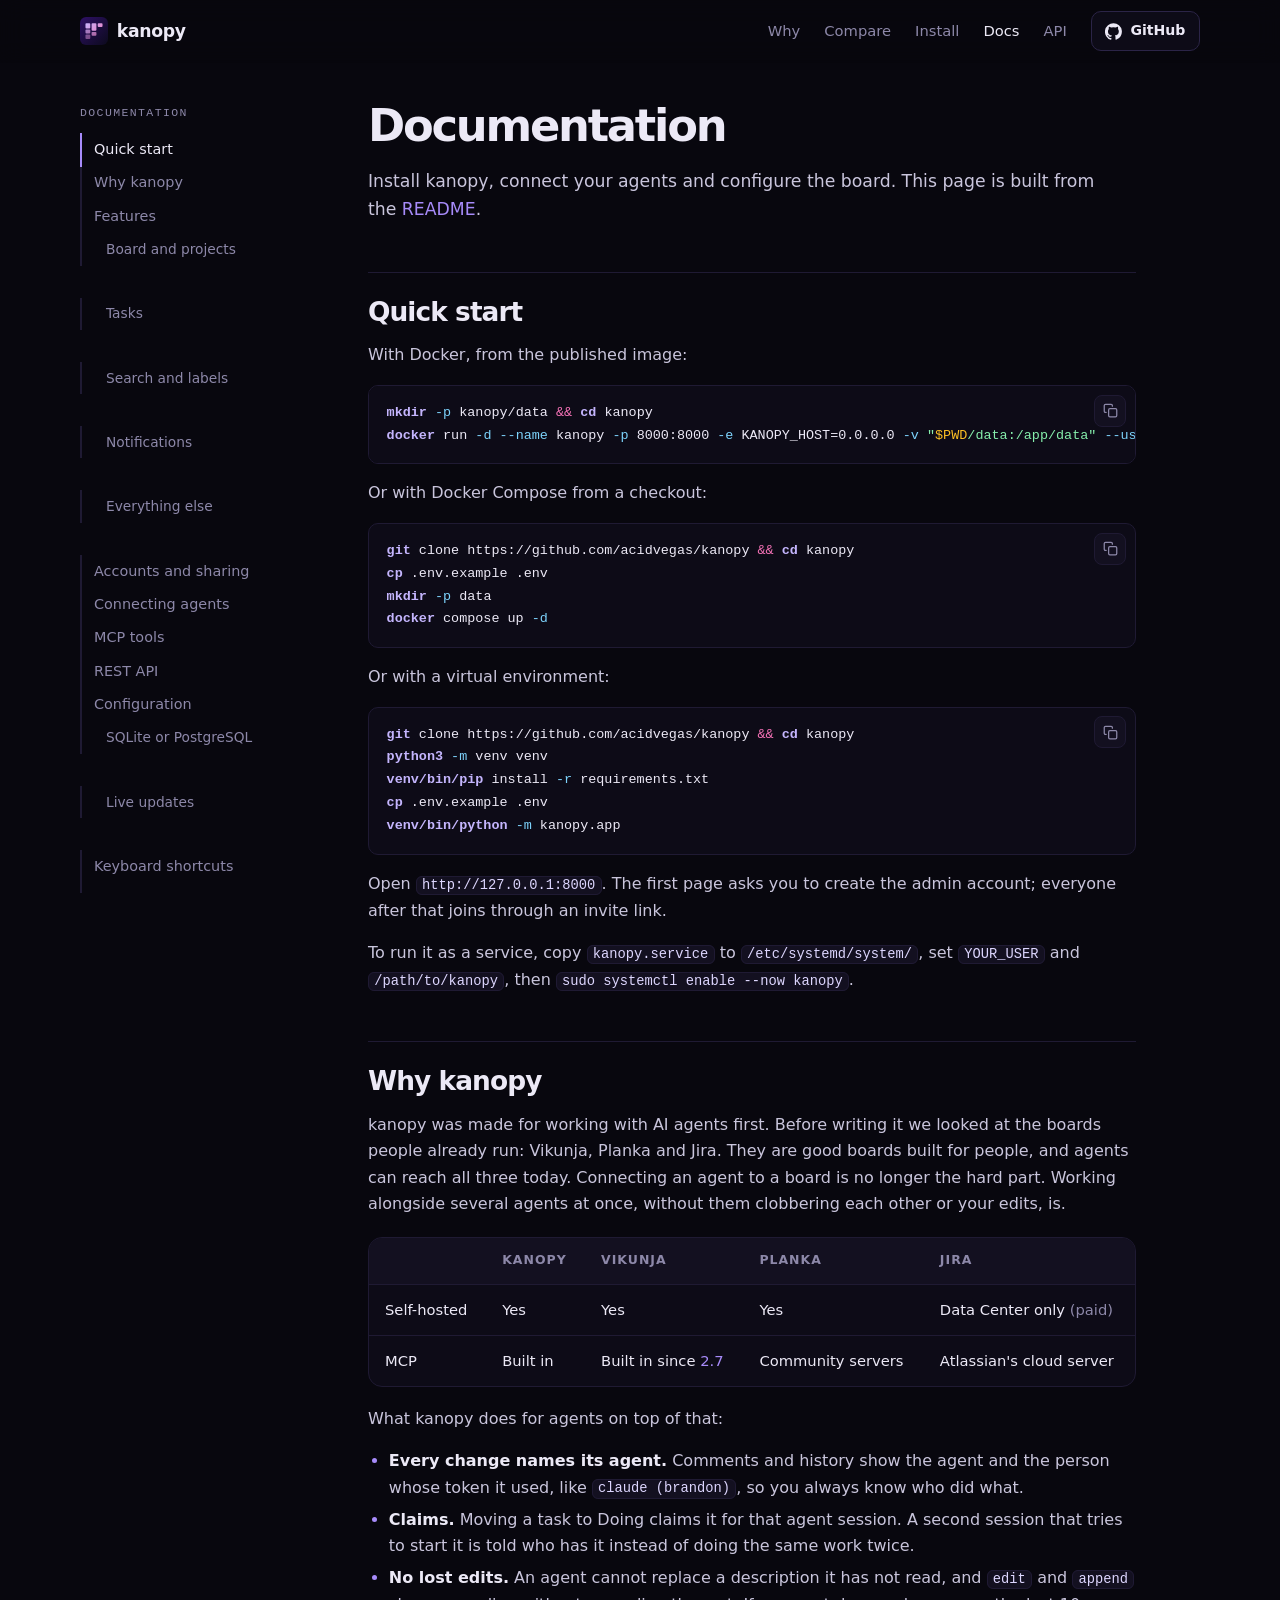
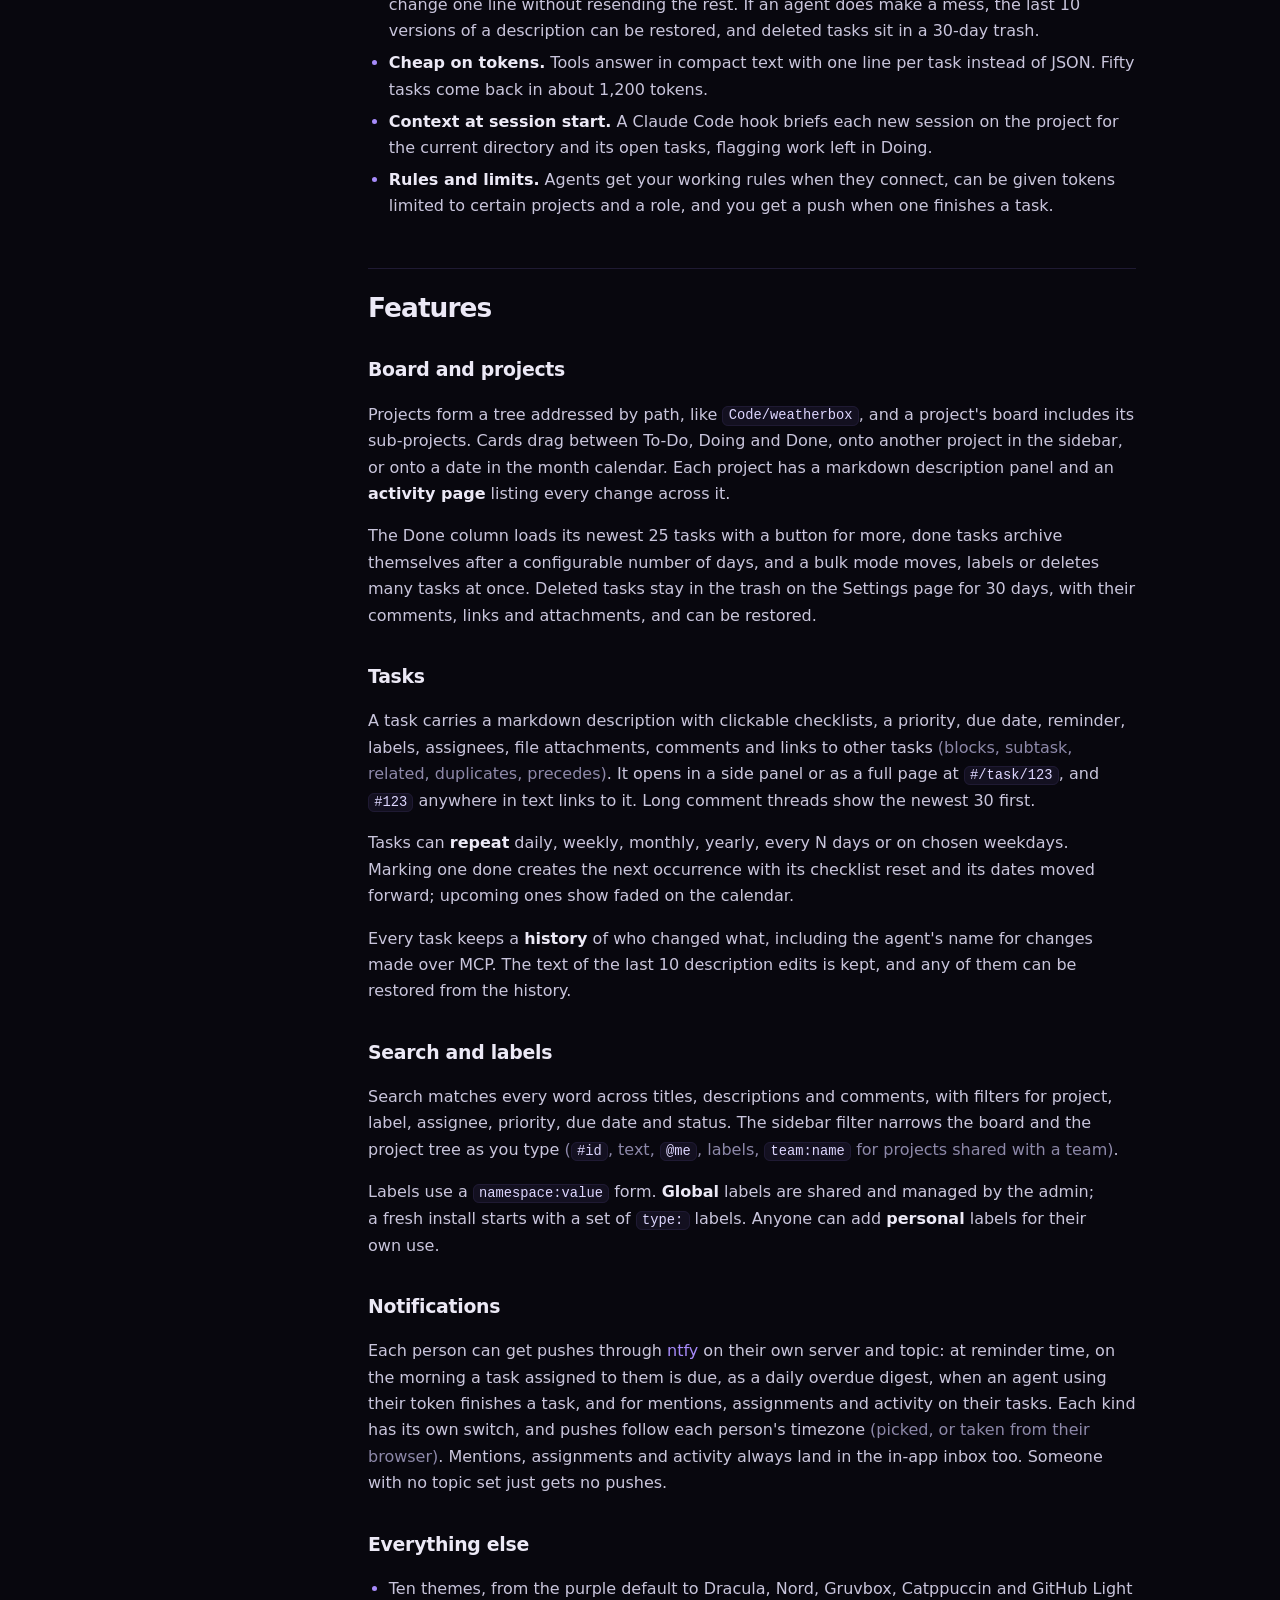
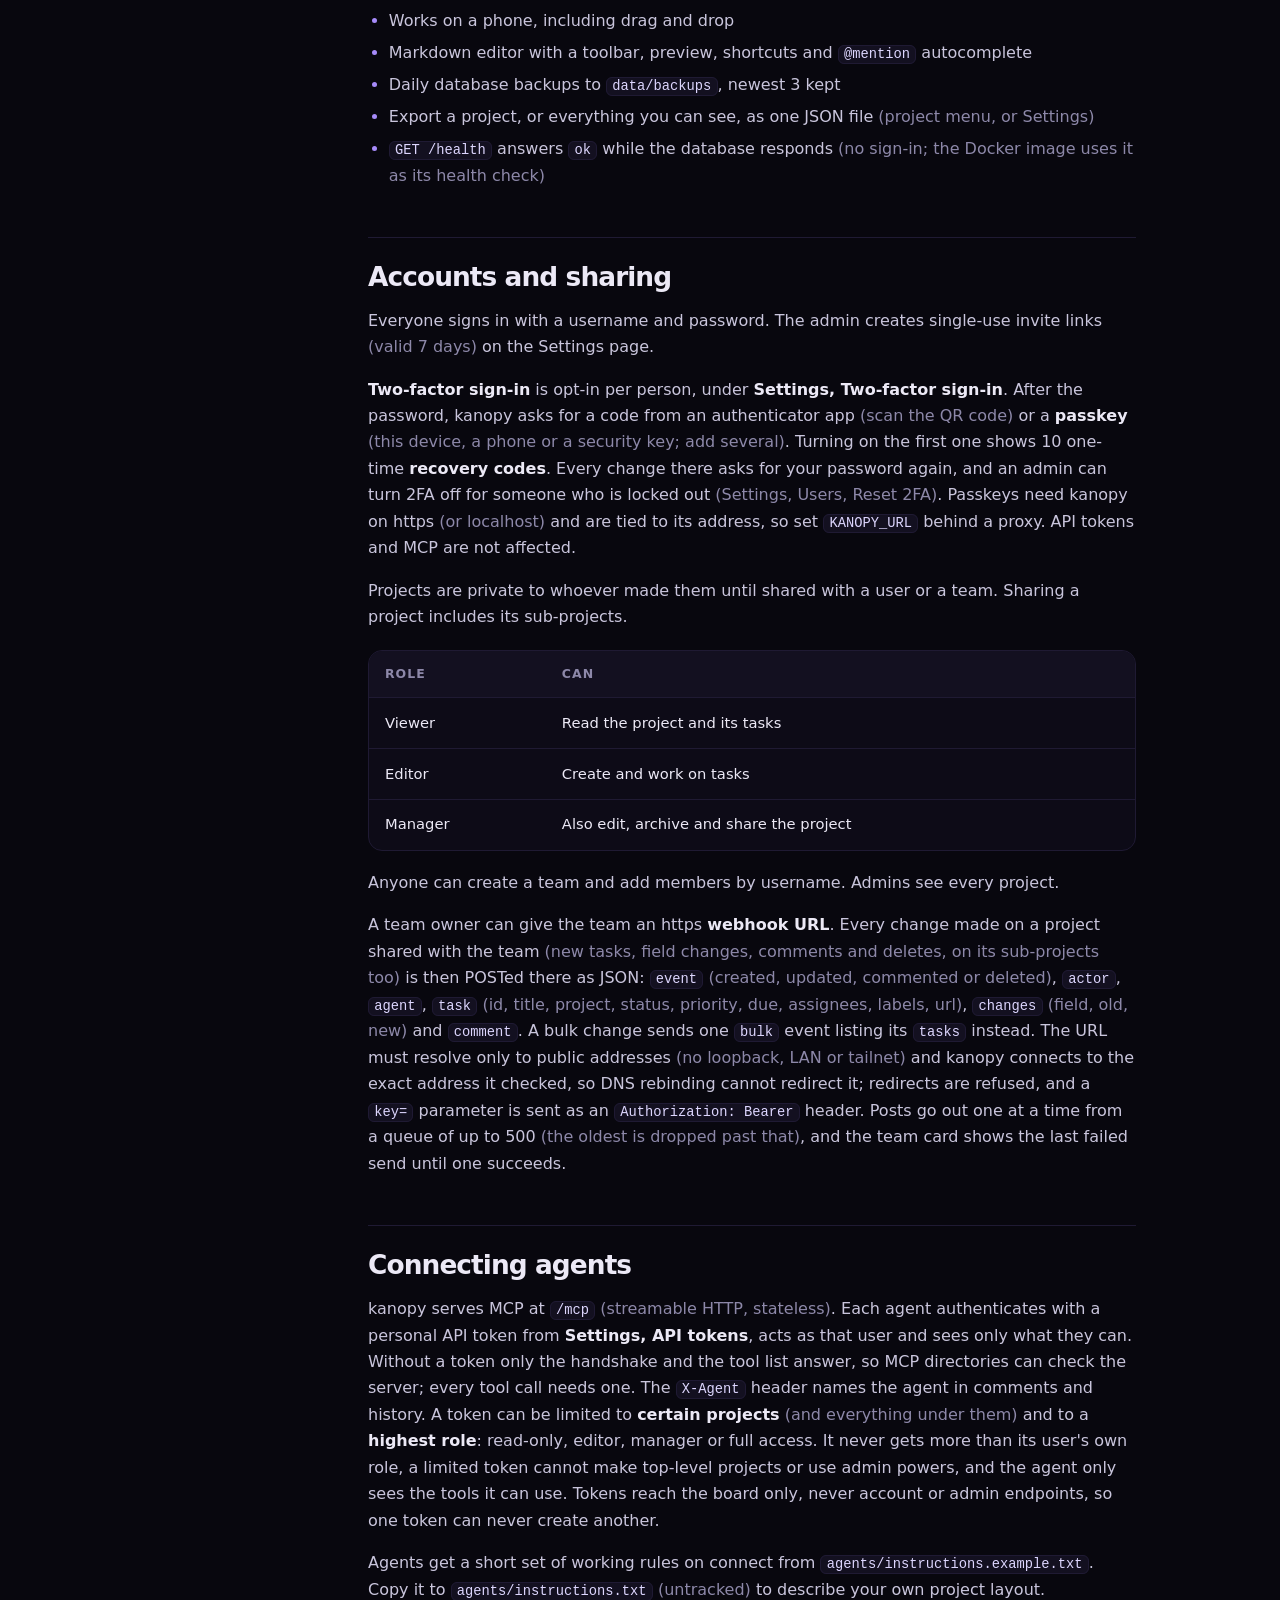
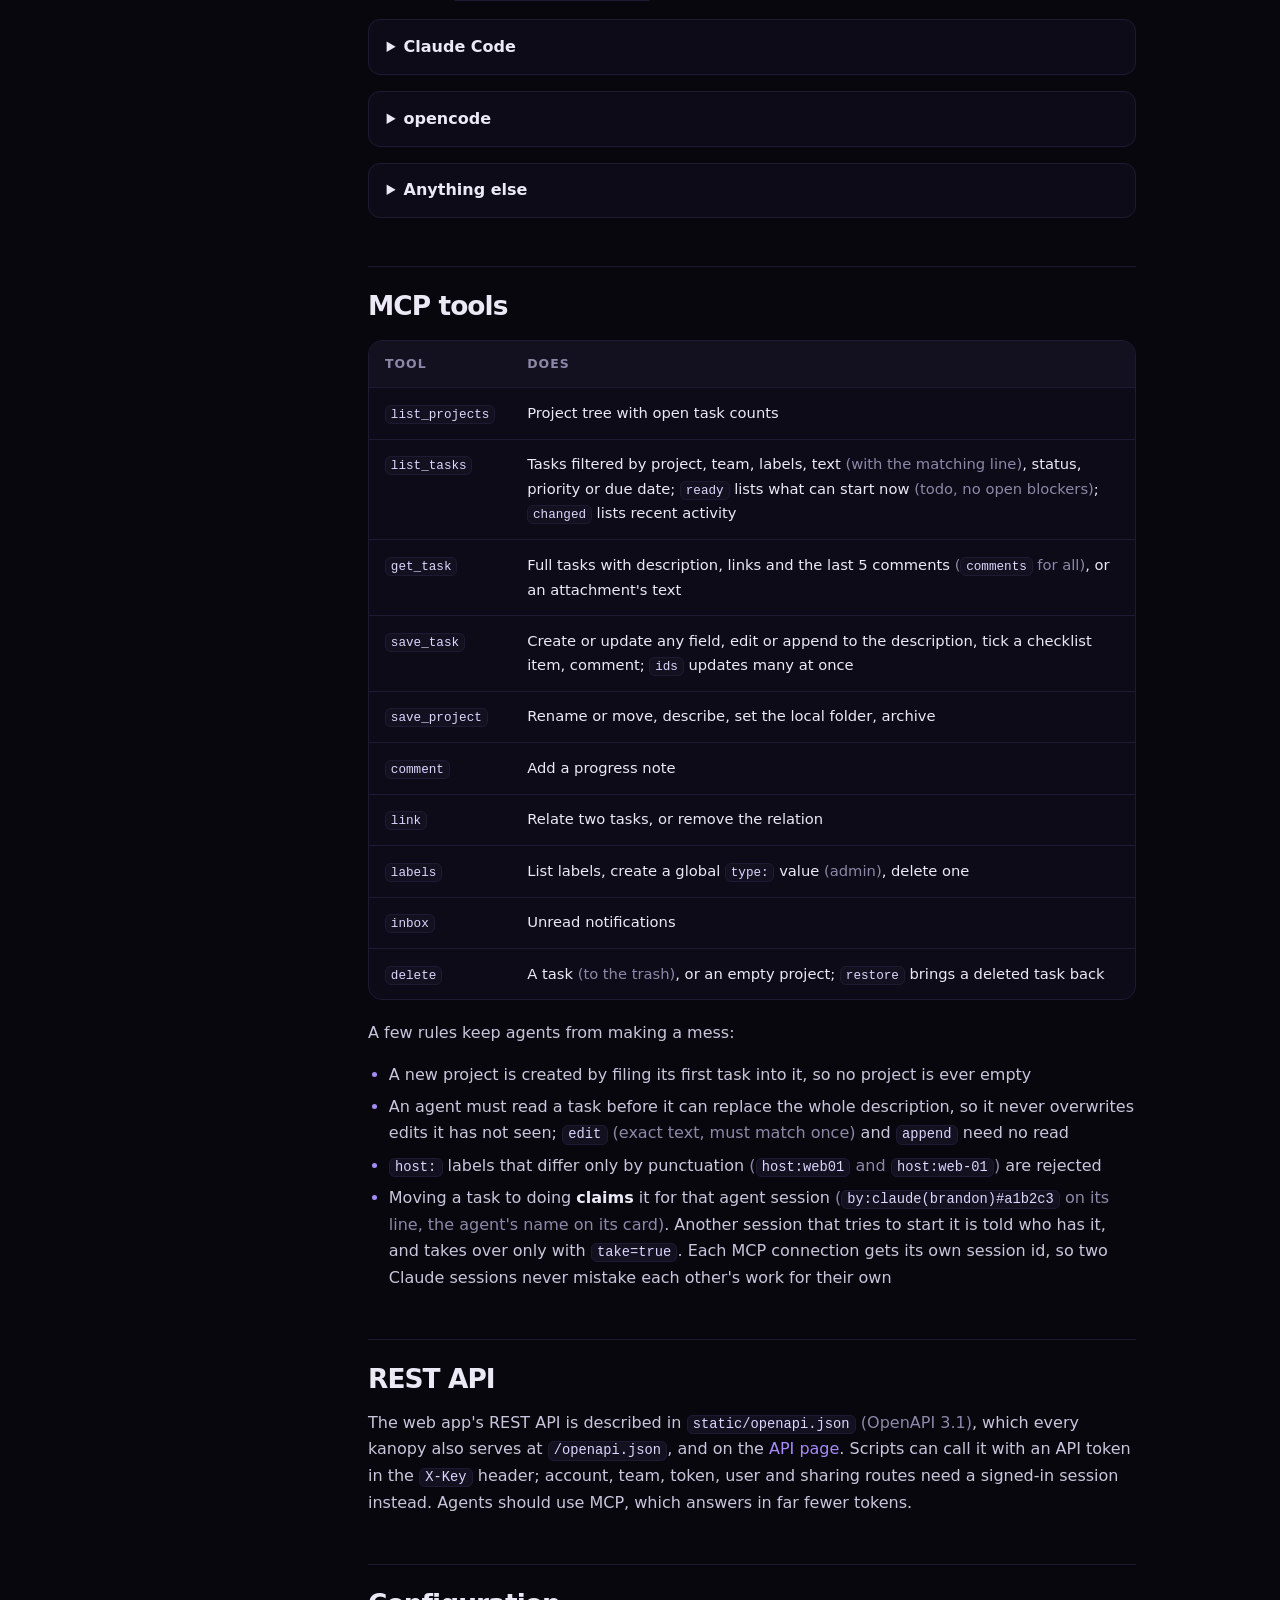
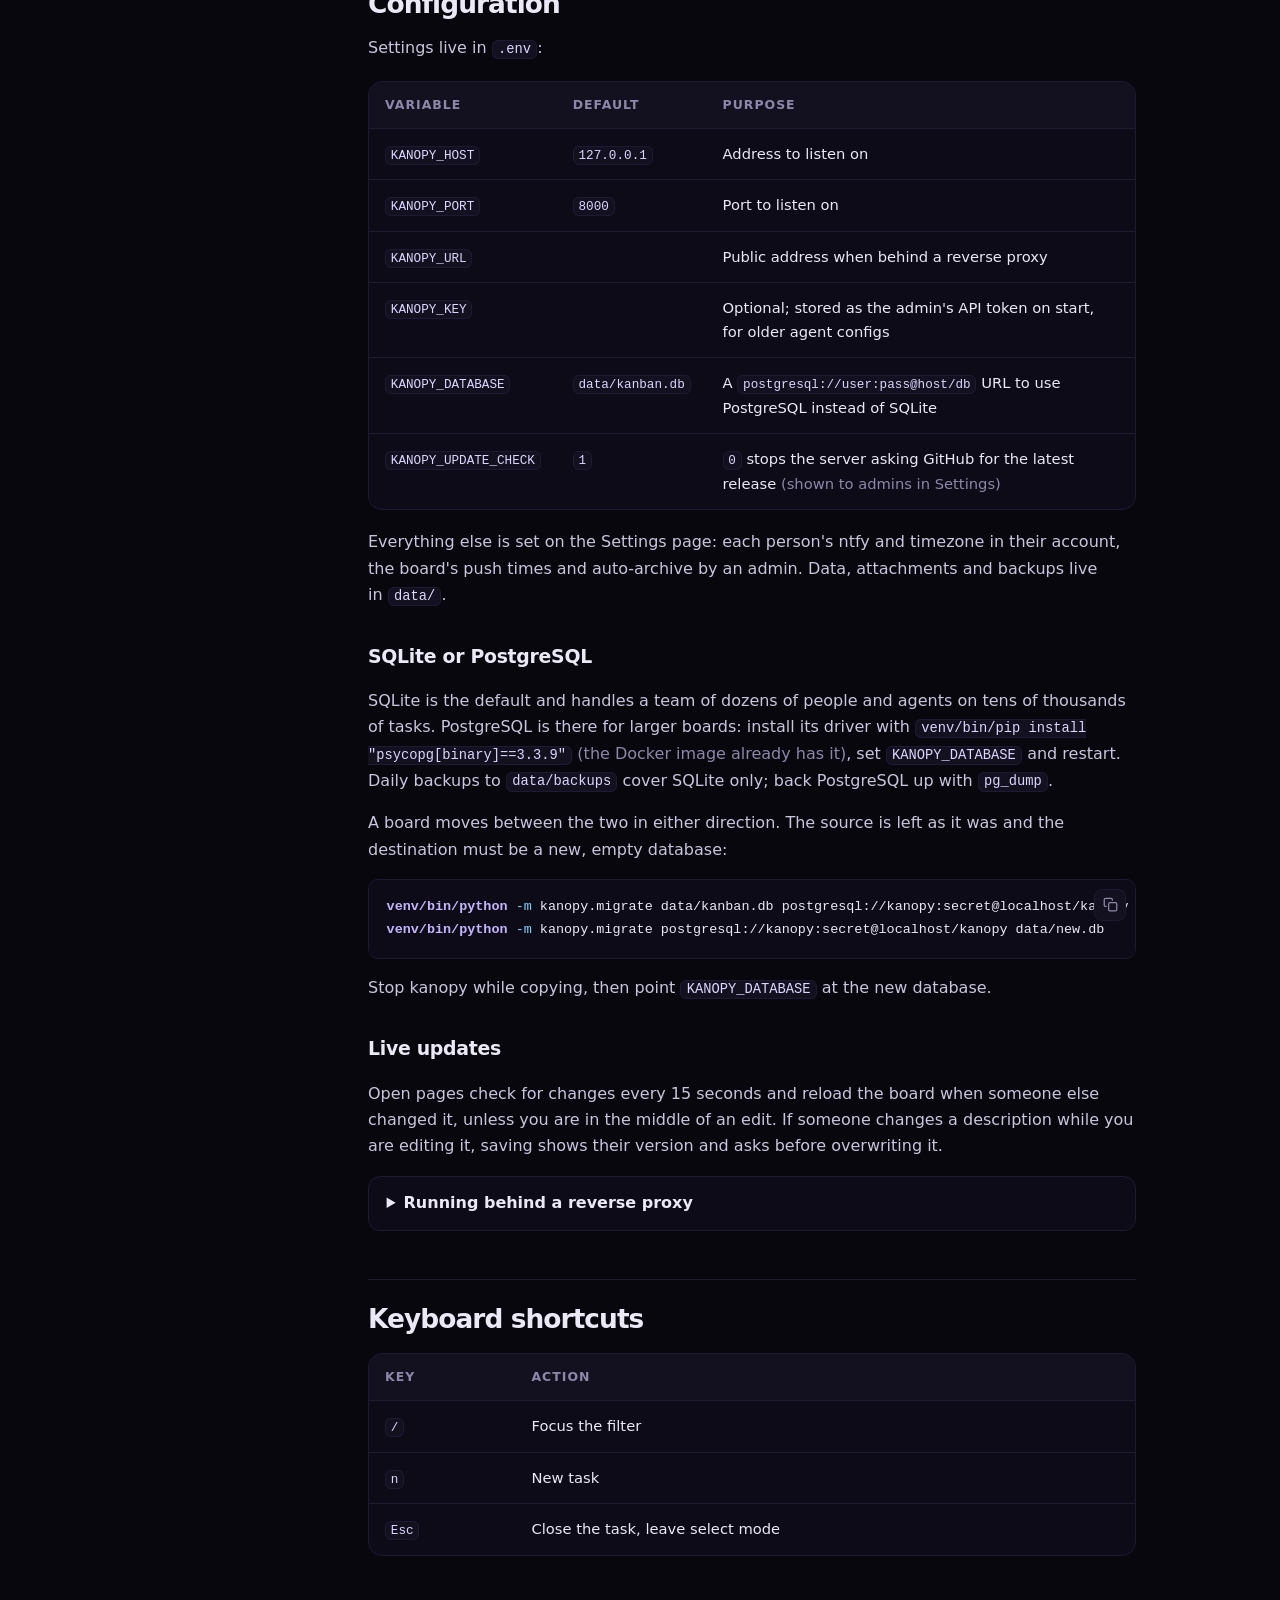
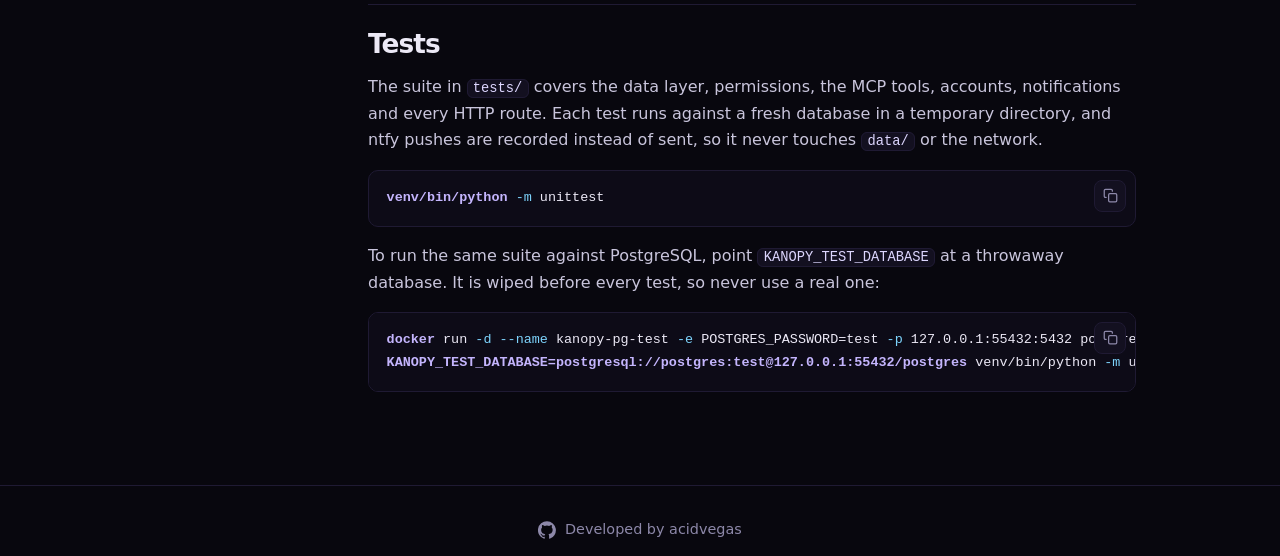
<file: docs.html>
<!-- site - Developed by acidvegas in HTML (https://github.com/acidvegas) -->
<!-- index.html -->

<!doctype html>
<html lang="en">
<head>
	<meta charset="utf-8">
	<meta name="viewport" content="width=device-width, initial-scale=1, viewport-fit=cover">
	<title>Docs · kanopy</title>
	<meta name="description" content="kanopy is a self-hosted kanban board built for AI agents and the people they work with. Agents file, claim and finish tasks over MCP, and every change names who made it.">
	<meta name="theme-color" content="#07060d">
	<meta property="og:title" content="kanopy">
	<meta property="og:description" content="The kanban board built for AI agents and the people they work with.">
	<meta property="og:image" content="assets/img/og.png">
	<meta property="og:type" content="website">
	<meta name="twitter:card" content="summary_large_image">
	<link rel="icon" href="assets/img/favicon.svg" type="image/svg+xml">
	<link rel="icon" href="assets/img/favicon.ico" sizes="48x48">
	<link rel="apple-touch-icon" href="assets/img/apple-touch-icon.png">
	<link rel="stylesheet" href="assets/style.css">
</head>
<body>

<header class="nav">
	<div class="wrap">
		<a class="brand" href="./"><img src="assets/img/favicon.svg" alt="">kanopy</a>
		<nav class="nav-links" aria-label="Main">
			<a href="./#why">Why</a>
			<a href="./#compare">Compare</a>
			<a href="./#install">Install</a>
			<a class="on" href="docs.html">Docs</a>
			<a href="api.html">API</a>
		</nav>
		<a class="btn sm gh" href="https://github.com/acidvegas/kanopy"><svg viewBox="0 0 24 24" fill="currentColor"><path d="M12 .3a12 12 0 0 0-3.8 23.4c.6.1.8-.3.8-.6v-2c-3.3.7-4-1.6-4-1.6-.6-1.4-1.4-1.8-1.4-1.8-1-.7.1-.7.1-.7 1.2.1 1.8 1.2 1.8 1.2 1 1.8 2.8 1.3 3.5 1 0-.8.4-1.3.7-1.6-2.7-.3-5.5-1.3-5.5-5.9 0-1.3.5-2.4 1.2-3.2 0-.3-.5-1.5.2-3.2 0 0 1-.3 3.3 1.2a11.5 11.5 0 0 1 6 0c2.3-1.5 3.3-1.2 3.3-1.2.6 1.7.2 2.9.1 3.2.8.8 1.2 1.9 1.2 3.2 0 4.6-2.8 5.6-5.5 5.9.5.4.8 1.1.8 2.2v3.3c0 .3.2.7.8.6A12 12 0 0 0 12 .3"/></svg>GitHub</a>
		<button class="menu" type="button" aria-label="Menu"><svg viewBox="0 0 24 24" fill="none" stroke="currentColor" stroke-width="2" stroke-linecap="round"><path d="M4 7h16M4 12h16M4 17h16"/></svg></button>
	</div>
</header>

<main class="wrap docs">
	<aside class="toc" aria-label="On this page">
		<p>Documentation</p>
			<a href="#quick-start">Quick start</a>
			<a href="#why-kanopy">Why kanopy</a>
			<a href="#features">Features</a>
			<a class="sub" href="#board-and-projects">Board and projects</a>
			<a class="sub" href="#tasks">Tasks</a>
			<a class="sub" href="#search-and-labels">Search and labels</a>
			<a class="sub" href="#notifications">Notifications</a>
			<a class="sub" href="#everything-else">Everything else</a>
			<a href="#accounts-and-sharing">Accounts and sharing</a>
			<a href="#connecting-agents">Connecting agents</a>
			<a href="#mcp-tools">MCP tools</a>
			<a href="#rest-api">REST API</a>
			<a href="#configuration">Configuration</a>
			<a class="sub" href="#sqlite-or-postgresql">SQLite or PostgreSQL</a>
			<a class="sub" href="#live-updates">Live updates</a>
			<a href="#keyboard-shortcuts">Keyboard shortcuts</a>
			<a href="#tests">Tests</a>
	</aside>
	<article class="prose">
		<h1>Documentation</h1>
		<p class="intro">Install kanopy, connect your agents and configure the board. This page is built from the <a href="https://github.com/acidvegas/kanopy#readme">README</a>.</p>
		<h2 id="quick-start">Quick start<a class="anchor" href="#quick-start" aria-label="Link to this section">#</a></h2>
<p>With Docker, from the published image:</p>
<pre><code class="language-sh">mkdir -p kanopy/data &amp;&amp; cd kanopy
docker run -d --name kanopy -p 8000:8000 -e KANOPY_HOST=0.0.0.0 -v &quot;$PWD/data:/app/data&quot; --user &quot;$(id -u):$(id -g)&quot; ghcr.io/acidvegas/kanopy
</code></pre>
<p>Or with Docker Compose from a checkout:</p>
<pre><code class="language-sh">git clone https://github.com/acidvegas/kanopy &amp;&amp; cd kanopy
cp .env.example .env
mkdir -p data
docker compose up -d
</code></pre>
<p>Or with a virtual environment:</p>
<pre><code class="language-sh">git clone https://github.com/acidvegas/kanopy &amp;&amp; cd kanopy
python3 -m venv venv
venv/bin/pip install -r requirements.txt
cp .env.example .env
venv/bin/python -m kanopy.app
</code></pre>
<p>Open <code>http://127.0.0.1:8000</code>. The first page asks you to create the admin account; everyone after that joins through an invite link.</p>
<p>To run it as a service, copy <code>kanopy.service</code> to <code>/etc/systemd/system/</code>, set <code>YOUR_USER</code> and <code>/path/to/kanopy</code>, then <code>sudo systemctl enable --now kanopy</code>.</p>
<h2 id="why-kanopy">Why kanopy<a class="anchor" href="#why-kanopy" aria-label="Link to this section">#</a></h2>
<p>kanopy was made for working with AI agents first. Before writing it we looked at the boards people already run: Vikunja, Planka and Jira. They are good boards built for people, and agents can reach all three today. Connecting an agent to a board is no longer the hard part. Working alongside several agents at once, without them clobbering each other or your edits, is.</p>
<div class="table-wrap"><table>
<thead>
<tr>
<th></th>
<th>kanopy</th>
<th>Vikunja</th>
<th>Planka</th>
<th>Jira</th>
</tr>
</thead>
<tbody>
<tr>
<td>Self-hosted</td>
<td>Yes</td>
<td>Yes</td>
<td>Yes</td>
<td>Data Center only <em>(paid)</em></td>
</tr>
<tr>
<td>MCP</td>
<td>Built in</td>
<td>Built in since <a href="https://vikunja.io/changelog/vikunja-2.7.0-was-released/">2.7</a></td>
<td>Community servers</td>
<td>Atlassian's cloud server</td>
</tr>
</tbody>
</table></div>
<p>What kanopy does for agents on top of that:</p>
<ul>
<li><strong>Every change names its agent.</strong> Comments and history show the agent and the person whose token it used, like <code>claude (brandon)</code>, so you always know who did what.</li>
<li><strong>Claims.</strong> Moving a task to Doing claims it for that agent session. A second session that tries to start it is told who has it instead of doing the same work twice.</li>
<li><strong>No lost edits.</strong> An agent cannot replace a description it has not read, and <code>edit</code> and <code>append</code> change one line without resending the rest. If an agent does make a mess, the last 10 versions of a description can be restored, and deleted tasks sit in a 30-day trash.</li>
<li><strong>Cheap on tokens.</strong> Tools answer in compact text with one line per task instead of JSON. Fifty tasks come back in about 1,200 tokens.</li>
<li><strong>Context at session start.</strong> A Claude Code hook briefs each new session on the project for the current directory and its open tasks, flagging work left in Doing.</li>
<li><strong>Rules and limits.</strong> Agents get your working rules when they connect, can be given tokens limited to certain projects and a role, and you get a push when one finishes a task.</li>
</ul>
<h2 id="features">Features<a class="anchor" href="#features" aria-label="Link to this section">#</a></h2>
<h3 id="board-and-projects">Board and projects<a class="anchor" href="#board-and-projects" aria-label="Link to this section">#</a></h3>
<p>Projects form a tree addressed by path, like <code>Code/weatherbox</code>, and a project's board includes its sub-projects. Cards drag between To-Do, Doing and Done, onto another project in the sidebar, or onto a date in the month calendar. Each project has a markdown description panel and an <strong>activity page</strong> listing every change across it.</p>
<p>The Done column loads its newest 25 tasks with a button for more, done tasks archive themselves after a configurable number of days, and a bulk mode moves, labels or deletes many tasks at once. Deleted tasks stay in the trash on the Settings page for 30 days, with their comments, links and attachments, and can be restored.</p>
<h3 id="tasks">Tasks<a class="anchor" href="#tasks" aria-label="Link to this section">#</a></h3>
<p>A task carries a markdown description with clickable checklists, a priority, due date, reminder, labels, assignees, file attachments, comments and links to other tasks <em>(blocks, subtask, related, duplicates, precedes)</em>. It opens in a side panel or as a full page at <code>#/task/123</code>, and <code>#123</code> anywhere in text links to it. Long comment threads show the newest 30 first.</p>
<p>Tasks can <strong>repeat</strong> daily, weekly, monthly, yearly, every N days or on chosen weekdays. Marking one done creates the next occurrence with its checklist reset and its dates moved forward; upcoming ones show faded on the calendar.</p>
<p>Every task keeps a <strong>history</strong> of who changed what, including the agent's name for changes made over MCP. The text of the last 10 description edits is kept, and any of them can be restored from the history.</p>
<h3 id="search-and-labels">Search and labels<a class="anchor" href="#search-and-labels" aria-label="Link to this section">#</a></h3>
<p>Search matches every word across titles, descriptions and comments, with filters for project, label, assignee, priority, due date and status. The sidebar filter narrows the board and the project tree as you type <em>(<code>#id</code>, text, <code>@me</code>, labels, <code>team:name</code> for projects shared with a team)</em>.</p>
<p>Labels use a <code>namespace:value</code> form. <strong>Global</strong> labels are shared and managed by the admin; a fresh install starts with a set of <code>type:</code> labels. Anyone can add <strong>personal</strong> labels for their own use.</p>
<h3 id="notifications">Notifications<a class="anchor" href="#notifications" aria-label="Link to this section">#</a></h3>
<p>Each person can get pushes through <a href="https://ntfy.sh">ntfy</a> on their own server and topic: at reminder time, on the morning a task assigned to them is due, as a daily overdue digest, when an agent using their token finishes a task, and for mentions, assignments and activity on their tasks. Each kind has its own switch, and pushes follow each person's timezone <em>(picked, or taken from their browser)</em>. Mentions, assignments and activity always land in the in-app inbox too. Someone with no topic set just gets no pushes.</p>
<h3 id="everything-else">Everything else<a class="anchor" href="#everything-else" aria-label="Link to this section">#</a></h3>
<ul>
<li>Ten themes, from the purple default to Dracula, Nord, Gruvbox, Catppuccin and GitHub Light</li>
<li>Works on a phone, including drag and drop</li>
<li>Markdown editor with a toolbar, preview, shortcuts and <code>@mention</code> autocomplete</li>
<li>Daily database backups to <code>data/backups</code>, newest 3 kept</li>
<li>Export a project, or everything you can see, as one JSON file <em>(project menu, or Settings)</em></li>
<li><code>GET /health</code> answers <code>ok</code> while the database responds <em>(no sign-in; the Docker image uses it as its health check)</em></li>
</ul>
<h2 id="accounts-and-sharing">Accounts and sharing<a class="anchor" href="#accounts-and-sharing" aria-label="Link to this section">#</a></h2>
<p>Everyone signs in with a username and password. The admin creates single-use invite links <em>(valid 7 days)</em> on the Settings page.</p>
<p><strong>Two-factor sign-in</strong> is opt-in per person, under <strong>Settings, Two-factor sign-in</strong>. After the password, kanopy asks for a code from an authenticator app <em>(scan the QR code)</em> or a <strong>passkey</strong> <em>(this device, a phone or a security key; add several)</em>. Turning on the first one shows 10 one-time <strong>recovery codes</strong>. Every change there asks for your password again, and an admin can turn 2FA off for someone who is locked out <em>(Settings, Users, Reset 2FA)</em>. Passkeys need kanopy on https <em>(or localhost)</em> and are tied to its address, so set <code>KANOPY_URL</code> behind a proxy. API tokens and MCP are not affected.</p>
<p>Projects are private to whoever made them until shared with a user or a team. Sharing a project includes its sub-projects.</p>
<div class="table-wrap"><table>
<thead>
<tr>
<th>Role</th>
<th>Can</th>
</tr>
</thead>
<tbody>
<tr>
<td>Viewer</td>
<td>Read the project and its tasks</td>
</tr>
<tr>
<td>Editor</td>
<td>Create and work on tasks</td>
</tr>
<tr>
<td>Manager</td>
<td>Also edit, archive and share the project</td>
</tr>
</tbody>
</table></div>
<p>Anyone can create a team and add members by username. Admins see every project.</p>
<p>A team owner can give the team an https <strong>webhook URL</strong>. Every change made on a project shared with the team <em>(new tasks, field changes, comments and deletes, on its sub-projects too)</em> is then POSTed there as JSON: <code>event</code> <em>(created, updated, commented or deleted)</em>, <code>actor</code>, <code>agent</code>, <code>task</code> <em>(id, title, project, status, priority, due, assignees, labels, url)</em>, <code>changes</code> <em>(field, old, new)</em> and <code>comment</code>. A bulk change sends one <code>bulk</code> event listing its <code>tasks</code> instead. The URL must resolve only to public addresses <em>(no loopback, LAN or tailnet)</em> and kanopy connects to the exact address it checked, so DNS rebinding cannot redirect it; redirects are refused, and a <code>key=</code> parameter is sent as an <code>Authorization: Bearer</code> header. Posts go out one at a time from a queue of up to 500 <em>(the oldest is dropped past that)</em>, and the team card shows the last failed send until one succeeds.</p>
<h2 id="connecting-agents">Connecting agents<a class="anchor" href="#connecting-agents" aria-label="Link to this section">#</a></h2>
<p>kanopy serves MCP at <code>/mcp</code> <em>(streamable HTTP, stateless)</em>. Each agent authenticates with a personal API token from <strong>Settings, API tokens</strong>, acts as that user and sees only what they can. Without a token only the handshake and the tool list answer, so MCP directories can check the server; every tool call needs one. The <code>X-Agent</code> header names the agent in comments and history. A token can be limited to <strong>certain projects</strong> <em>(and everything under them)</em> and to a <strong>highest role</strong>: read-only, editor, manager or full access. It never gets more than its user's own role, a limited token cannot make top-level projects or use admin powers, and the agent only sees the tools it can use. Tokens reach the board only, never account or admin endpoints, so one token can never create another.</p>
<p>Agents get a short set of working rules on connect from <code>agents/instructions.example.txt</code>. Copy it to <code>agents/instructions.txt</code> <em>(untracked)</em> to describe your own project layout.</p>
<details>
<summary><b>Claude Code</b></summary>
<p>Add the server:</p>
<pre><code class="language-sh">claude mcp add --transport http -s user kanopy http://HOST:PORT/mcp --header &quot;X-Agent: claude&quot; --header &quot;X-Key: $TOKEN&quot;
</code></pre>
<p>Add <code>agents/hook.sh</code> as a <code>SessionStart</code> hook in <code>~/.claude/settings.json</code>. Each new session then starts with a briefing on the project for the current directory and its open tasks. It reads <code>KANOPY_KEY</code> and the address from the <code>.env</code> next to it: <code>KANOPY_URL</code> when set <em>(kanopy on another machine or behind a proxy)</em>, otherwise <code>KANOPY_HOST</code> and <code>KANOPY_PORT</code>:</p>
<pre><code class="language-json">{
    &quot;hooks&quot;: {
        &quot;SessionStart&quot;: [{ &quot;hooks&quot;: [{ &quot;type&quot;: &quot;command&quot;, &quot;command&quot;: &quot;/path/to/kanopy/agents/hook.sh&quot; }] }]
    }
}
</code></pre>
<p>Link the <code>/task</code> command, which files a task without a proposal step:</p>
<pre><code class="language-sh">ln -s /path/to/kanopy/agents/task.md ~/.claude/commands/task.md
</code></pre>
</details>
<details>
<summary><b>opencode</b></summary>
<p>Save your token to <code>~/.config/opencode/secrets/kanopy.token</code> and add the server to <code>~/.config/opencode/opencode.json</code>:</p>
<pre><code class="language-json">{
    &quot;mcp&quot;: {
        &quot;kanopy&quot;: {
            &quot;type&quot;: &quot;remote&quot;,
            &quot;url&quot;: &quot;http://HOST:PORT/mcp&quot;,
            &quot;headers&quot;: { &quot;X-Agent&quot;: &quot;opencode&quot;, &quot;X-Key&quot;: &quot;{file:~/.config/opencode/secrets/kanopy.token}&quot; }
        }
    }
}
</code></pre>
<p>Link the session briefing plugin <em>(it reads <code>KANOPY_API</code>, default <code>http://127.0.0.1:8000</code>)</em> and the <code>/task</code> command:</p>
<pre><code class="language-sh">ln -s /path/to/kanopy/agents/opencode.ts ~/.config/opencode/plugins/kanopy.ts
ln -s /path/to/kanopy/agents/task.md ~/.config/opencode/command/task.md
</code></pre>
</details>
<details>
<summary><b>Anything else</b></summary>
<p>Any MCP client that supports streamable HTTP works: point it at <code>http://HOST:PORT/mcp</code> with the <code>X-Key</code> and <code>X-Agent</code> headers. For a session briefing without MCP, <code>GET /api/context?cwd=&lt;dir&gt;</code> with the <code>X-Key</code> header returns plain text for the project whose folder contains <code>dir</code>.</p>
<p>A client that can only launch a local command can run kanopy over stdin/stdout on the machine where kanopy keeps its database, with <code>KANOPY_TOKEN</code> set to an API token and <code>KANOPY_AGENT</code> naming the agent:</p>
<pre><code class="language-sh">KANOPY_TOKEN=$TOKEN KANOPY_AGENT=claude python -m kanopy.stdio
</code></pre>
</details>
<h2 id="mcp-tools">MCP tools<a class="anchor" href="#mcp-tools" aria-label="Link to this section">#</a></h2>
<div class="table-wrap"><table>
<thead>
<tr>
<th>Tool</th>
<th>Does</th>
</tr>
</thead>
<tbody>
<tr>
<td><code>list_projects</code></td>
<td>Project tree with open task counts</td>
</tr>
<tr>
<td><code>list_tasks</code></td>
<td>Tasks filtered by project, team, labels, text <em>(with the matching line)</em>, status, priority or due date; <code>ready</code> lists what can start now <em>(todo, no open blockers)</em>; <code>changed</code> lists recent activity</td>
</tr>
<tr>
<td><code>get_task</code></td>
<td>Full tasks with description, links and the last 5 comments <em>(<code>comments</code> for all)</em>, or an attachment's text</td>
</tr>
<tr>
<td><code>save_task</code></td>
<td>Create or update any field, edit or append to the description, tick a checklist item, comment; <code>ids</code> updates many at once</td>
</tr>
<tr>
<td><code>save_project</code></td>
<td>Rename or move, describe, set the local folder, archive</td>
</tr>
<tr>
<td><code>comment</code></td>
<td>Add a progress note</td>
</tr>
<tr>
<td><code>link</code></td>
<td>Relate two tasks, or remove the relation</td>
</tr>
<tr>
<td><code>labels</code></td>
<td>List labels, create a global <code>type:</code> value <em>(admin)</em>, delete one</td>
</tr>
<tr>
<td><code>inbox</code></td>
<td>Unread notifications</td>
</tr>
<tr>
<td><code>delete</code></td>
<td>A task <em>(to the trash)</em>, or an empty project; <code>restore</code> brings a deleted task back</td>
</tr>
</tbody>
</table></div>
<p>A few rules keep agents from making a mess:</p>
<ul>
<li>A new project is created by filing its first task into it, so no project is ever empty</li>
<li>An agent must read a task before it can replace the whole description, so it never overwrites edits it has not seen; <code>edit</code> <em>(exact text, must match once)</em> and <code>append</code> need no read</li>
<li><code>host:</code> labels that differ only by punctuation <em>(<code>host:web01</code> and <code>host:web-01</code>)</em> are rejected</li>
<li>Moving a task to doing <strong>claims</strong> it for that agent session <em>(<code>by:claude(brandon)#a1b2c3</code> on its line, the agent's name on its card)</em>. Another session that tries to start it is told who has it, and takes over only with <code>take=true</code>. Each MCP connection gets its own session id, so two Claude sessions never mistake each other's work for their own</li>
</ul>
<h2 id="rest-api">REST API<a class="anchor" href="#rest-api" aria-label="Link to this section">#</a></h2>
<p>The web app's REST API is described in <a href="static/openapi.json"><code>static/openapi.json</code></a> <em>(OpenAPI 3.1)</em>, which every kanopy also serves at <code>/openapi.json</code>, and on the <a href="https://acidvegas.github.io/kanopy/api.html">API page</a>. Scripts can call it with an API token in the <code>X-Key</code> header; account, team, token, user and sharing routes need a signed-in session instead. Agents should use MCP, which answers in far fewer tokens.</p>
<h2 id="configuration">Configuration<a class="anchor" href="#configuration" aria-label="Link to this section">#</a></h2>
<p>Settings live in <code>.env</code>:</p>
<div class="table-wrap"><table>
<thead>
<tr>
<th>Variable</th>
<th>Default</th>
<th>Purpose</th>
</tr>
</thead>
<tbody>
<tr>
<td><code>KANOPY_HOST</code></td>
<td><code>127.0.0.1</code></td>
<td>Address to listen on</td>
</tr>
<tr>
<td><code>KANOPY_PORT</code></td>
<td><code>8000</code></td>
<td>Port to listen on</td>
</tr>
<tr>
<td><code>KANOPY_URL</code></td>
<td></td>
<td>Public address when behind a reverse proxy</td>
</tr>
<tr>
<td><code>KANOPY_KEY</code></td>
<td></td>
<td>Optional; stored as the admin's API token on start, for older agent configs</td>
</tr>
<tr>
<td><code>KANOPY_DATABASE</code></td>
<td><code>data/kanban.db</code></td>
<td>A <code>postgresql://user:pass@host/db</code> URL to use PostgreSQL instead of SQLite</td>
</tr>
<tr>
<td><code>KANOPY_UPDATE_CHECK</code></td>
<td><code>1</code></td>
<td><code>0</code> stops the server asking GitHub for the latest release <em>(shown to admins in Settings)</em></td>
</tr>
</tbody>
</table></div>
<p>Everything else is set on the Settings page: each person's ntfy and timezone in their account, the board's push times and auto-archive by an admin. Data, attachments and backups live in <code>data/</code>.</p>
<h3 id="sqlite-or-postgresql">SQLite or PostgreSQL<a class="anchor" href="#sqlite-or-postgresql" aria-label="Link to this section">#</a></h3>
<p>SQLite is the default and handles a team of dozens of people and agents on tens of thousands of tasks. PostgreSQL is there for larger boards: install its driver with <code>venv/bin/pip install "psycopg[binary]==3.3.9"</code> <em>(the Docker image already has it)</em>, set <code>KANOPY_DATABASE</code> and restart. Daily backups to <code>data/backups</code> cover SQLite only; back PostgreSQL up with <code>pg_dump</code>.</p>
<p>A board moves between the two in either direction. The source is left as it was and the destination must be a new, empty database:</p>
<pre><code class="language-sh">venv/bin/python -m kanopy.migrate data/kanban.db postgresql://kanopy:secret@localhost/kanopy
venv/bin/python -m kanopy.migrate postgresql://kanopy:secret@localhost/kanopy data/new.db
</code></pre>
<p>Stop kanopy while copying, then point <code>KANOPY_DATABASE</code> at the new database.</p>
<h3 id="live-updates">Live updates<a class="anchor" href="#live-updates" aria-label="Link to this section">#</a></h3>
<p>Open pages check for changes every 15 seconds and reload the board when someone else changed it, unless you are in the middle of an edit. If someone changes a description while you are editing it, saving shows their version and asks before overwriting it.</p>
<details>
<summary><b>Running behind a reverse proxy</b></summary>
<p>Keep <code>KANOPY_HOST=127.0.0.1</code> and set <code>KANOPY_URL</code> to the public address, like <code>https://kanopy.example.com</code>. Notification and invite links then use it, the sign-in limit sees the real client address, and the session cookie is marked Secure.</p>
<pre><code class="language-nginx">server {
    listen 443 ssl;
    server_name kanopy.example.com;
    ssl_certificate     /etc/letsencrypt/live/kanopy.example.com/fullchain.pem;
    ssl_certificate_key /etc/letsencrypt/live/kanopy.example.com/privkey.pem;
    client_max_body_size 100m;

    location / {
        proxy_pass http://127.0.0.1:8000;
        proxy_set_header Host $host;
        proxy_set_header X-Forwarded-For $remote_addr;
        proxy_set_header X-Forwarded-Proto $scheme;
    }
}
</code></pre>
</details>
<h2 id="keyboard-shortcuts">Keyboard shortcuts<a class="anchor" href="#keyboard-shortcuts" aria-label="Link to this section">#</a></h2>
<div class="table-wrap"><table>
<thead>
<tr>
<th>Key</th>
<th>Action</th>
</tr>
</thead>
<tbody>
<tr>
<td><code>/</code></td>
<td>Focus the filter</td>
</tr>
<tr>
<td><code>n</code></td>
<td>New task</td>
</tr>
<tr>
<td><code>Esc</code></td>
<td>Close the task, leave select mode</td>
</tr>
</tbody>
</table></div>
<h2 id="tests">Tests<a class="anchor" href="#tests" aria-label="Link to this section">#</a></h2>
<p>The suite in <code>tests/</code> covers the data layer, permissions, the MCP tools, accounts, notifications and every HTTP route. Each test runs against a fresh database in a temporary directory, and ntfy pushes are recorded instead of sent, so it never touches <code>data/</code> or the network.</p>
<pre><code class="language-sh">venv/bin/python -m unittest
</code></pre>
<p>To run the same suite against PostgreSQL, point <code>KANOPY_TEST_DATABASE</code> at a throwaway database. It is wiped before every test, so never use a real one:</p>
<pre><code class="language-sh">docker run -d --name kanopy-pg-test -e POSTGRES_PASSWORD=test -p 127.0.0.1:55432:5432 postgres:17-alpine
KANOPY_TEST_DATABASE=postgresql://postgres:test@127.0.0.1:55432/postgres venv/bin/python -m unittest
</code></pre>
	</article>
</main>

<footer>
	<a href="https://github.com/acidvegas"><svg viewBox="0 0 24 24" fill="currentColor" aria-hidden="true"><path d="M12 .3a12 12 0 0 0-3.8 23.4c.6.1.8-.3.8-.6v-2c-3.3.7-4-1.6-4-1.6-.6-1.4-1.4-1.8-1.4-1.8-1-.7.1-.7.1-.7 1.2.1 1.8 1.2 1.8 1.2 1 1.8 2.8 1.3 3.5 1 0-.8.4-1.3.7-1.6-2.7-.3-5.5-1.3-5.5-5.9 0-1.3.5-2.4 1.2-3.2 0-.3-.5-1.5.2-3.2 0 0 1-.3 3.3 1.2a11.5 11.5 0 0 1 6 0c2.3-1.5 3.3-1.2 3.3-1.2.6 1.7.2 2.9.1 3.2.8.8 1.2 1.9 1.2 3.2 0 4.6-2.8 5.6-5.5 5.9.5.4.8 1.1.8 2.2v3.3c0 .3.2.7.8.6A12 12 0 0 0 12 .3"/></svg>Developed by acidvegas</a>
</footer>

<script src="assets/site.js"></script>
</body>
</html>
</file>
<file: assets/style.css>
/* kanopy site - Developed by acidvegas (https://github.com/acidvegas) */

:root {
	--bg:      #08070e;
	--bg-2:    #0d0b17;
	--raised:  #131020;
	--line:    #1f1a33;
	--line-2:  #2b2447;
	--text:    #ece9f6;
	--soft:    #c9c5dc;
	--muted:   #8d88a9;
	--accent:  #a78bfa;
	--ok:      #4ade80;
	--danger:  #f87171;
	--grad:    linear-gradient(100deg, #c4b5fd, #f472b6);
	--btn:     linear-gradient(100deg, #7c3aed, #db2777);
	--wrap:    1120px;
	--sans:    Inter, ui-sans-serif, system-ui, -apple-system, 'Segoe UI', Roboto, sans-serif;
	--mono:    ui-monospace, 'JetBrains Mono', 'SFMono-Regular', Menlo, Consolas, monospace;
	color-scheme: dark;
}

*, *::before, *::after { box-sizing: border-box; }
html { scroll-behavior: smooth; scroll-padding-top: 80px; -webkit-text-size-adjust: 100%; }
p, li { text-wrap: pretty; }
body { margin: 0; background: var(--bg); color: var(--text); font: 16px/1.65 var(--sans); -webkit-font-smoothing: antialiased; overflow-x: hidden; }
img, video { max-width: 100%; height: auto; display: block; }
a { color: var(--accent); text-decoration: none; }
a:hover { color: #c4b5fd; }
code, pre, kbd { font-family: var(--mono); }
:not(pre) > code { font-size: .86em; background: var(--raised); border: 1px solid var(--line); border-radius: 6px; padding: .08em .38em; color: #ddd6fe; }
::selection { background: rgba(167, 139, 250, .35); }
:focus-visible { outline: 2px solid var(--accent); outline-offset: 3px; border-radius: 6px; }
.wrap { width: min(var(--wrap), 100% - 2.5rem); margin-inline: auto; }
.grad { background: var(--grad); -webkit-background-clip: text; background-clip: text; color: transparent; }

/* nav */
.nav { position: sticky; top: 0; z-index: 50; padding-top: env(safe-area-inset-top, 0px); background: rgba(8, 7, 14, .78); backdrop-filter: blur(12px); -webkit-backdrop-filter: blur(12px); border-bottom: 1px solid transparent; transition: border-color .2s; }
.nav.scrolled { border-bottom-color: var(--line); }
.nav .wrap { display: flex; align-items: center; gap: 1.5rem; height: 62px; }
.brand { display: flex; align-items: center; gap: .55rem; color: var(--text); font-weight: 750; font-size: 1.08rem; letter-spacing: -.02em; }
.brand img { width: 28px; height: 28px; }
.brand:hover { color: var(--text); }
.nav-links { display: flex; gap: 1.5rem; margin-left: auto; }
.nav-links a { color: var(--muted); font-size: .92rem; font-weight: 500; }
.nav-links a:hover, .nav-links a.on { color: var(--text); }
.menu { display: none; margin-left: auto; background: none; border: 1px solid var(--line); color: var(--text); border-radius: 10px; width: 40px; height: 40px; cursor: pointer; }
.menu svg { width: 20px; height: 20px; }

/* buttons */
.btn { display: inline-flex; align-items: center; gap: .5rem; padding: .7rem 1.15rem; border-radius: 10px; font-weight: 600; font-size: .95rem; border: 1px solid var(--line-2); color: var(--text); background: var(--bg-2); transition: border-color .15s, filter .15s; white-space: nowrap; }
.btn:hover { color: var(--text); border-color: var(--muted); }
.btn svg { width: 17px; height: 17px; flex: none; }
.btn.primary { background: var(--btn); border-color: transparent; color: #fff; }
.btn.primary:hover { filter: brightness(1.08); }
.btn.sm { padding: .45rem .85rem; font-size: .88rem; }

/* hero */
.hero { padding: clamp(4rem, 10vw, 7rem) 0 clamp(4rem, 8vw, 6rem); text-align: center; position: relative; }
.hero::before { content: ''; position: absolute; inset: 0 0 auto; height: 620px; z-index: -1; pointer-events: none; background: radial-gradient(42rem 22rem at 50% 0%, rgba(124, 58, 237, .18), transparent 70%); }
h1 { font-size: clamp(2.7rem, 7vw, 5rem); line-height: 1.04; letter-spacing: -.05em; margin: 0 0 1.3rem; font-weight: 800; }
h1 span { display: block; }
.sub { font-size: clamp(1.08rem, 2vw, 1.3rem); color: var(--soft); margin: 0 auto 2rem; text-wrap: balance; }
.cta { display: flex; gap: .75rem; justify-content: center; flex-wrap: wrap; }

/* video */
.showcase { margin: clamp(3rem, 7vw, 4.5rem) auto 0; }
.frame { border: 1px solid var(--line-2); border-radius: 14px; overflow: hidden; background: var(--bg-2); box-shadow: 0 30px 80px -30px rgba(0, 0, 0, .9); }
.player { position: relative; aspect-ratio: 16 / 9; background: #000; }
.player video { width: 100%; height: 100%; object-fit: cover; }
.play { position: absolute; inset: 0; display: grid; place-items: center; border: 0; background: rgba(8, 7, 14, .3); cursor: pointer; transition: background .2s; }
.play:hover { background: rgba(8, 7, 14, .15); }
.play span { display: grid; place-items: center; width: clamp(60px, 8vw, 84px); aspect-ratio: 1; border-radius: 50%; background: var(--btn); box-shadow: 0 0 0 8px rgba(255, 255, 255, .07), 0 16px 40px rgba(0, 0, 0, .6); transition: transform .2s; }
.play:hover span { transform: scale(1.05); }
.play svg { width: 38%; height: 38%; margin-left: 6%; fill: #fff; }
.player.playing .play { display: none; }

/* sections */
section { padding: clamp(4.5rem, 10vw, 7rem) 0; }
section + section { border-top: 1px solid var(--line); }
.eyebrow { font-family: var(--mono); font-size: .78rem; letter-spacing: .12em; text-transform: uppercase; color: var(--accent); margin: 0 0 .8rem; }
h2 { font-size: clamp(1.9rem, 3.6vw, 2.6rem); line-height: 1.12; letter-spacing: -.035em; margin: 0 0 1rem; font-weight: 750; text-wrap: balance; }
h3 { font-size: 1.15rem; letter-spacing: -.015em; margin: 0 0 .5rem; }
.head { max-width: 42rem; margin-bottom: 3rem; }
.head p { color: var(--soft); font-size: 1.06rem; margin: 0; }
.head p + p { margin-top: .85rem; }
.head.wide { max-width: none; }
.head.center { margin-inline: auto; text-align: center; }

/* why: feature rows */
.rows { display: grid; gap: clamp(3rem, 7vw, 5rem); }
.row { display: grid; grid-template-columns: minmax(0, 1fr) minmax(0, 1fr); gap: clamp(2rem, 5vw, 4.5rem); align-items: center; }
.row:nth-child(even) .row-text { order: 2; }
.row-text h3 { font-size: clamp(1.35rem, 2.4vw, 1.7rem); letter-spacing: -.03em; margin-bottom: .7rem; }
.row-text p { margin: 0; color: var(--soft); font-size: 1.04rem; }
.row-text p + p { margin-top: .85rem; }
.row-visual { border: 1px solid var(--line); border-radius: 16px; background: radial-gradient(30rem 16rem at 100% 0%, rgba(124, 58, 237, .12), transparent 70%), var(--bg-2); padding: clamp(1rem, 3vw, 1.8rem); }
.row-visual img { border-radius: 10px; margin-inline: auto; }
.row-visual.stack { display: grid; gap: .9rem; justify-items: center; }
.claim-img { width: min(100%, 300px); }
.mini { margin: 0; width: 100%; padding: .85rem 1rem; border: 1px solid var(--line); border-radius: 10px; background: var(--bg); font-size: .72rem; line-height: 1.75; color: var(--soft); overflow-x: auto; white-space: pre; }
.mini.err { color: var(--danger); white-space: pre-wrap; }
.o-ok { color: var(--ok); } .o-dim { color: var(--muted); }

/* compare: big multipliers */
.diet { padding-top: 1rem; }
.mults { display: grid; grid-template-columns: repeat(3, minmax(0, 1fr)); gap: clamp(1.5rem, 4vw, 3rem); text-align: center; }
.mult { display: flex; flex-direction: column; }
.mult b { display: block; font-size: clamp(3.6rem, 9vw, 6.2rem); font-weight: 800; letter-spacing: -.06em; line-height: 1; padding-bottom: .1em; }
.mult span { display: block; text-wrap: balance; margin: .6rem auto 1.2rem; max-width: 17rem; color: var(--text); font-size: 1.05rem; font-weight: 600; line-height: 1.4; }
.mult small { display: block; margin-top: auto; padding-top: 1rem; border-top: 1px solid var(--line-2); color: var(--muted); font: .82rem var(--mono); }

/* themes carousel */
.carousel { position: relative; }
.slides { position: relative; aspect-ratio: 16 / 9; border: 1px solid var(--line-2); border-radius: 14px; overflow: hidden; background: var(--bg-2); }
.slides img { position: absolute; inset: 0; width: 100%; height: 100%; object-fit: cover; opacity: 0; transition: opacity .35s ease; }
.slides img.on { opacity: 1; }

/* copyable command */
.cmd { display: flex; align-items: center; gap: .7rem; background: var(--bg-2); border: 1px solid var(--line); border-radius: 10px; padding: .5rem .5rem .5rem .9rem; font-family: var(--mono); font-size: .8rem; min-width: 0; flex: 3 1 24rem; }
.cmd .prompt { color: var(--accent); user-select: none; }
.cmd code { overflow-x: auto; white-space: nowrap; scrollbar-width: none; color: var(--soft); }
.cmd code::-webkit-scrollbar { display: none; }
.copy { flex: none; display: grid; place-items: center; width: 32px; height: 32px; border-radius: 8px; border: 1px solid var(--line); background: var(--raised); color: var(--muted); cursor: pointer; }
.copy:hover { color: var(--text); border-color: var(--muted); }
.copy svg { width: 15px; height: 15px; }
.copy.done { color: var(--ok); border-color: var(--ok); }

/* compare */
.table-wrap { overflow-x: auto; border: 1px solid var(--line); border-radius: 14px; background: var(--bg-2); }
table { width: 100%; border-collapse: collapse; font-size: .92rem; }
th, td { text-align: left; padding: .8rem 1rem; border-bottom: 1px solid var(--line); vertical-align: top; }
tr:last-child td { border-bottom: 0; }
th { font-weight: 600; color: var(--muted); font-size: .78rem; text-transform: uppercase; letter-spacing: .08em; background: var(--raised); }
.compare td { color: var(--muted); }
.compare td:first-child { color: var(--soft); font-weight: 500; min-width: 13rem; }
.compare th:nth-child(2), .compare td:nth-child(2) { background: rgba(167, 139, 250, .07); color: var(--text); font-weight: 600; }
.compare i { display: inline-block; width: 16px; height: 16px; border-radius: 50%; margin-right: .5rem; vertical-align: -3px; background: center / 10px no-repeat; }
.compare i.y { background-color: rgba(74, 222, 128, .16); background-image: url("data:image/svg+xml,%3Csvg xmlns='http://www.w3.org/2000/svg' viewBox='0 0 24 24' fill='none' stroke='%234ade80' stroke-width='3.4' stroke-linecap='round' stroke-linejoin='round'%3E%3Cpath d='M20 6 9 17l-5-5'/%3E%3C/svg%3E"); }
.compare i.n { background-color: rgba(248, 113, 113, .14); background-image: url("data:image/svg+xml,%3Csvg xmlns='http://www.w3.org/2000/svg' viewBox='0 0 24 24' fill='none' stroke='%23f87171' stroke-width='3.4' stroke-linecap='round'%3E%3Cpath d='M18 6 6 18M6 6l12 12'/%3E%3C/svg%3E"); }
.compare i.m { background-color: rgba(251, 191, 36, .14); background-image: url("data:image/svg+xml,%3Csvg xmlns='http://www.w3.org/2000/svg' viewBox='0 0 24 24' fill='none' stroke='%23fbbf24' stroke-width='3.4' stroke-linecap='round'%3E%3Cpath d='M6 12h12'/%3E%3C/svg%3E"); }

/* tabs */
.tabs { display: flex; gap: .25rem; flex-wrap: wrap; padding: .3rem; border: 1px solid var(--line); border-radius: 12px; background: var(--bg-2); width: fit-content; max-width: 100%; margin: 0 auto 1.5rem; }
.tabs button { font: 600 .9rem var(--sans); color: var(--muted); background: none; border: 0; padding: .5rem .95rem; border-radius: 9px; cursor: pointer; }
.tabs button:hover { color: var(--text); }
.tabs button[aria-selected="true"] { color: var(--text); background: var(--raised); box-shadow: inset 0 0 0 1px var(--line-2); }
.shot { display: none; margin: 0; }
.shot.on { display: block; }

/* install */
.install { max-width: 46rem; margin-inline: auto; }
.setup { list-style: none; margin: 0; padding: 0; counter-reset: setup; display: grid; grid-template-columns: minmax(0, 1fr); gap: 2.4rem; }
.setup li { position: relative; padding-left: 3.4rem; }
.setup li::before { counter-increment: setup; content: counter(setup); position: absolute; left: 0; top: .05rem; display: grid; place-items: center; width: 2.1rem; height: 2.1rem; border-radius: 50%; border: 1px solid var(--line-2); background: var(--bg-2); color: var(--text); font: 700 .9rem var(--mono); }
.setup li:not(:last-child)::after { content: ''; position: absolute; left: 1.05rem; top: 2.6rem; bottom: -2rem; width: 1px; background: var(--line); }
.setup-text h3 { font-size: 1.15rem; margin: .2rem 0 .35rem; }
.setup-text p { margin: 0; color: var(--soft); text-wrap: pretty; }
.term { min-width: 0; margin-top: 1rem; border: 1px solid var(--line-2); border-radius: 12px; background: var(--bg-2); overflow: hidden; }
.term-bar { position: relative; display: flex; align-items: center; min-height: 44px; padding: 0 3.2rem 0 .5rem; border-bottom: 1px solid var(--line); background: var(--raised); }
.term-title { padding: 0 .55rem; color: var(--muted); font-size: .85rem; font-weight: 600; }
.term-tabs { display: flex; gap: .15rem; }
.term-tabs button { font: 600 .85rem var(--sans); color: var(--muted); background: none; border: 0; padding: .45rem .75rem; border-radius: 8px; cursor: pointer; }
.term-tabs button:hover { color: var(--text); }
.term-tabs button[aria-selected="true"] { color: var(--text); background: var(--bg-2); box-shadow: inset 0 0 0 1px var(--line-2); }
.term .copy { position: absolute; right: .45rem; top: 50%; transform: translateY(-50%); }
.term pre { margin: 0; padding: 1rem 1.2rem 1.1rem; overflow-x: auto; font-size: .84rem; line-height: 1.75; color: var(--soft); }
.term pre.panel { display: none; }
.term pre.panel.on { display: block; }

/* shell highlighting */
.sh-k { color: #c4b5fd; font-weight: 600; }
.sh-f { color: #7dd3fc; }
.sh-s { color: #86efac; }
.sh-v { color: #fbbf24; }
.sh-o { color: #f472b6; }
.sh-c { color: var(--muted); font-style: italic; }

/* closing */
.final { text-align: center; }
.final p { color: var(--soft); margin: 0 auto 1.8rem; max-width: 40rem; }

/* footer */
footer { border-top: 1px solid var(--line); padding: 2rem 1.25rem calc(2rem + env(safe-area-inset-bottom, 0px)); text-align: center; }
footer a { display: inline-flex; align-items: center; gap: .55rem; color: var(--muted); font-size: .9rem; }
footer a:hover { color: var(--text); }
footer svg { width: 18px; height: 18px; }

/* reveal */
.reveal { opacity: 0; transform: translateY(14px); transition: opacity .6s ease, transform .6s ease; }
.reveal.in { opacity: 1; transform: none; }

/* docs */
.docs { display: grid; grid-template-columns: 240px minmax(0, 1fr); gap: 3rem; padding: 2.5rem 0 5rem; }
.toc { position: sticky; top: 86px; align-self: start; max-height: calc(100vh - 110px); overflow-y: auto; font-size: .9rem; scrollbar-width: thin; }
.toc p { font-family: var(--mono); font-size: .72rem; letter-spacing: .12em; text-transform: uppercase; color: var(--muted); margin: 0 0 .7rem; }
.toc a { display: block; color: var(--muted); padding: .3rem .75rem; border-left: 2px solid var(--line); }
.toc a.sub { padding-left: 1.5rem; font-size: .86rem; }
.toc a:hover { color: var(--text); }
.toc a.on { color: var(--text); border-left-color: var(--accent); }
.prose { max-width: 48rem; }
.prose h1 { font-size: clamp(2.1rem, 5vw, 2.8rem); text-align: left; margin: 0 0 .6rem; }
.prose > .intro { color: var(--soft); font-size: 1.08rem; margin-bottom: 2.5rem; }
.prose h2 { font-size: 1.65rem; margin: 3rem 0 1rem; padding-top: 1.5rem; border-top: 1px solid var(--line); }
.prose h3 { font-size: 1.18rem; margin: 2rem 0 .6rem; }
.prose a.anchor { color: var(--line-2); margin-left: .4rem; opacity: 0; font-weight: 500; }
.prose h2:hover a.anchor, .prose h3:hover a.anchor { opacity: 1; }
.prose p, .prose li { color: var(--soft); }
.prose ul { padding-left: 1.3rem; }
.prose li { margin: .35rem 0; }
.prose li::marker { color: var(--accent); }
.prose strong { color: var(--text); }
.prose em { font-style: normal; color: var(--muted); }
.prose .table-wrap { margin: 1.2rem 0; }
.prose pre { position: relative; background: var(--bg-2); border: 1px solid var(--line); border-radius: 10px; padding: 1rem 3.2rem 1rem 1.1rem; overflow-x: auto; font-size: .84rem; line-height: 1.7; }
.prose pre .copy { position: absolute; top: .55rem; right: .55rem; }
.prose details { border: 1px solid var(--line); border-radius: 12px; background: var(--bg-2); margin: 1rem 0; }
.prose summary { cursor: pointer; padding: .85rem 1.1rem; font-weight: 600; }
.prose details > :not(summary) { margin-inline: 1.1rem; }
.prose details > :last-child { margin-bottom: 1.1rem; }
.prose h3 .verb { display: inline-block; min-width: 3.9rem; margin-right: .4rem; padding: .1rem .45rem; border-radius: 6px; font-family: var(--mono); font-size: .72rem; text-align: center; vertical-align: .15em; color: var(--bg); background: var(--accent); }
.prose h3 .verb.get { background: #4ade80; }
.prose h3 .verb.post { background: #60a5fa; }
.prose h3 .verb.patch, .prose h3 .verb.put { background: #fbbf24; }
.prose h3 .verb.delete { background: #f87171; }
.prose h3 code { font-size: .92em; background: none; border: 0; padding: 0; color: var(--text); word-break: break-all; }
.prose .auth, .prose .label { color: var(--muted); font-size: .92rem; }
.prose .codes { font-size: .92rem; }
.prose small { color: var(--accent); font-size: .75em; margin-left: .2rem; }

@media (max-width: 900px) {
	.row { grid-template-columns: minmax(0, 1fr); }
	.row:nth-child(even) .row-text { order: 0; }
	.docs { grid-template-columns: minmax(0, 1fr); gap: 1rem; }
	.toc { position: static; max-height: none; border: 1px solid var(--line); border-radius: 12px; padding: 1rem; background: var(--bg-2); }
}
@media (max-width: 760px) {
	.mults { grid-template-columns: minmax(0, 1fr); }
		.menu { display: grid; place-items: center; }
	.nav-links { display: none; position: absolute; top: 62px; left: 0; right: 0; flex-direction: column; gap: 0; background: var(--bg); border-bottom: 1px solid var(--line); padding: .5rem 1.25rem 1rem; }
	.nav.open .nav-links { display: flex; }
	.nav-links a { padding: .7rem 0; border-bottom: 1px solid var(--line); }
	.nav .btn.gh { display: none; }
}
@media (prefers-reduced-motion: reduce) {
	html { scroll-behavior: auto; }
	.reveal { opacity: 1; transform: none; transition: none; }
}
</file>
